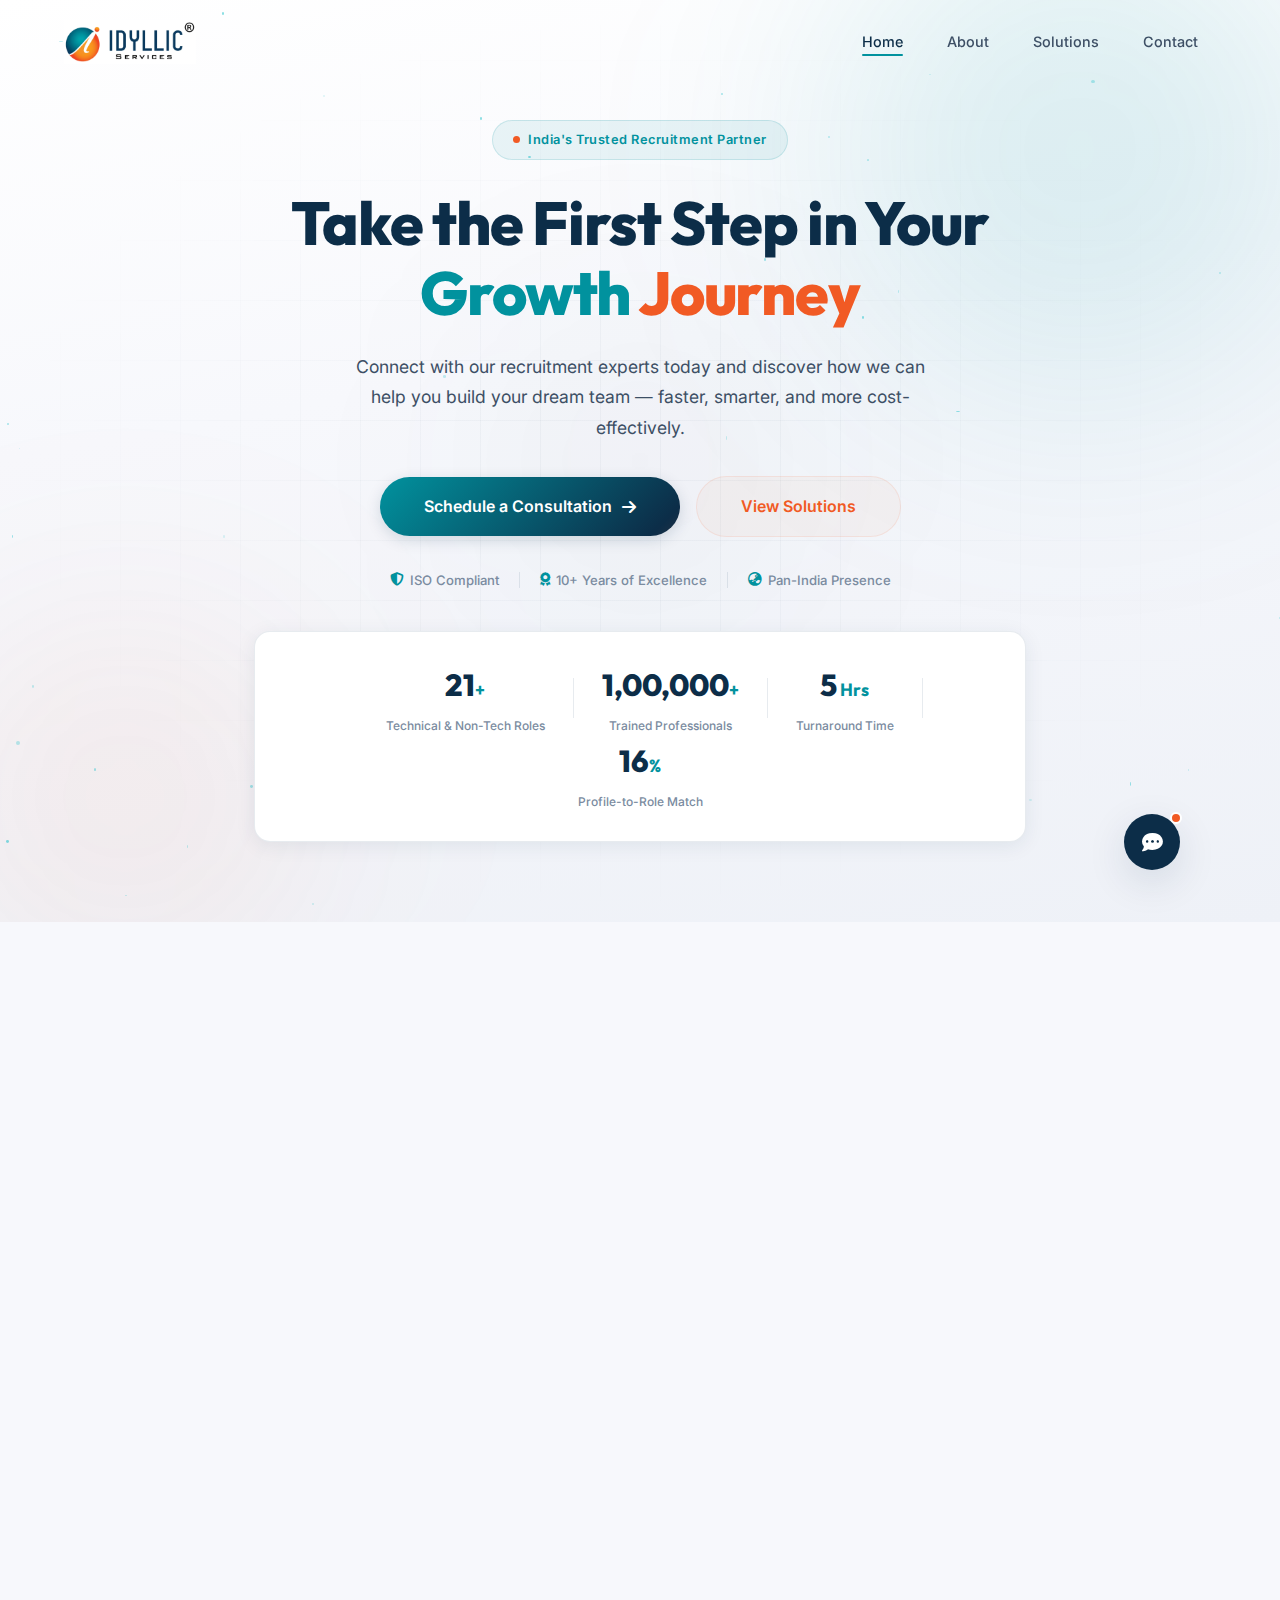
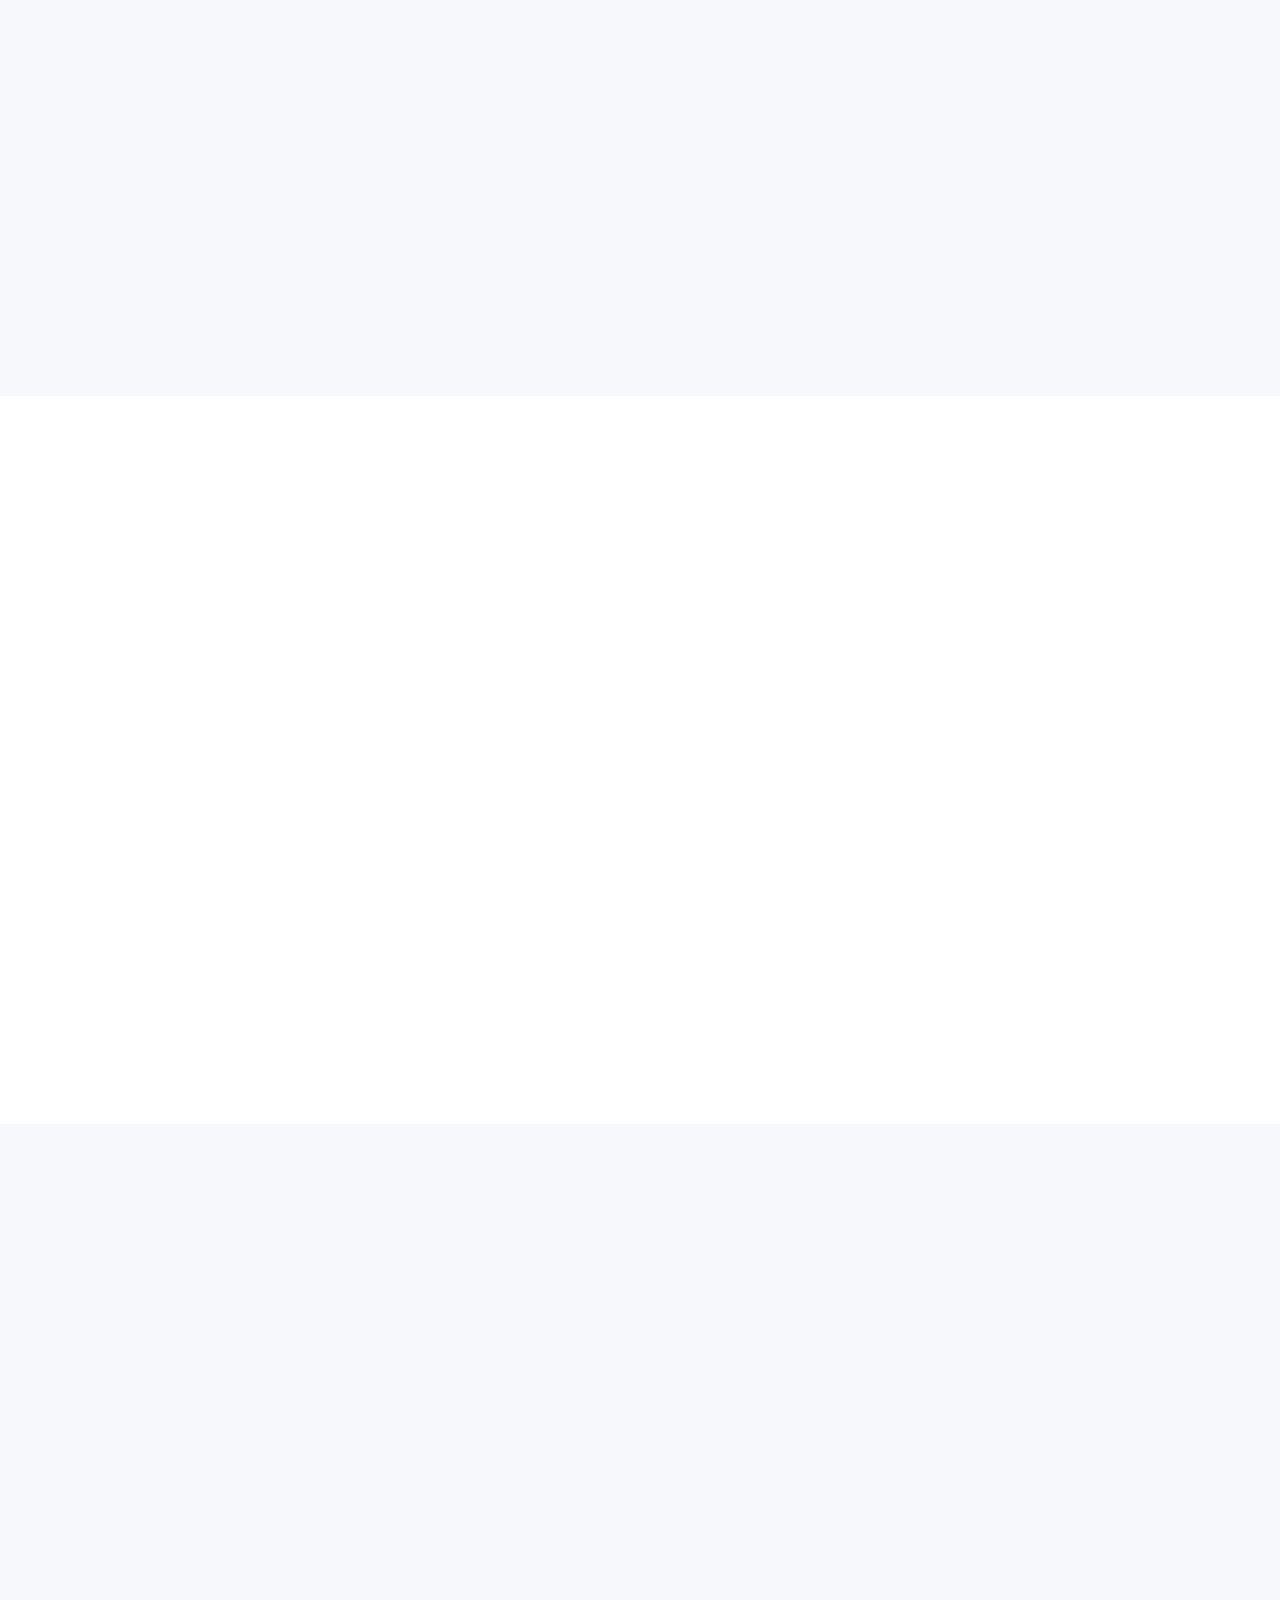
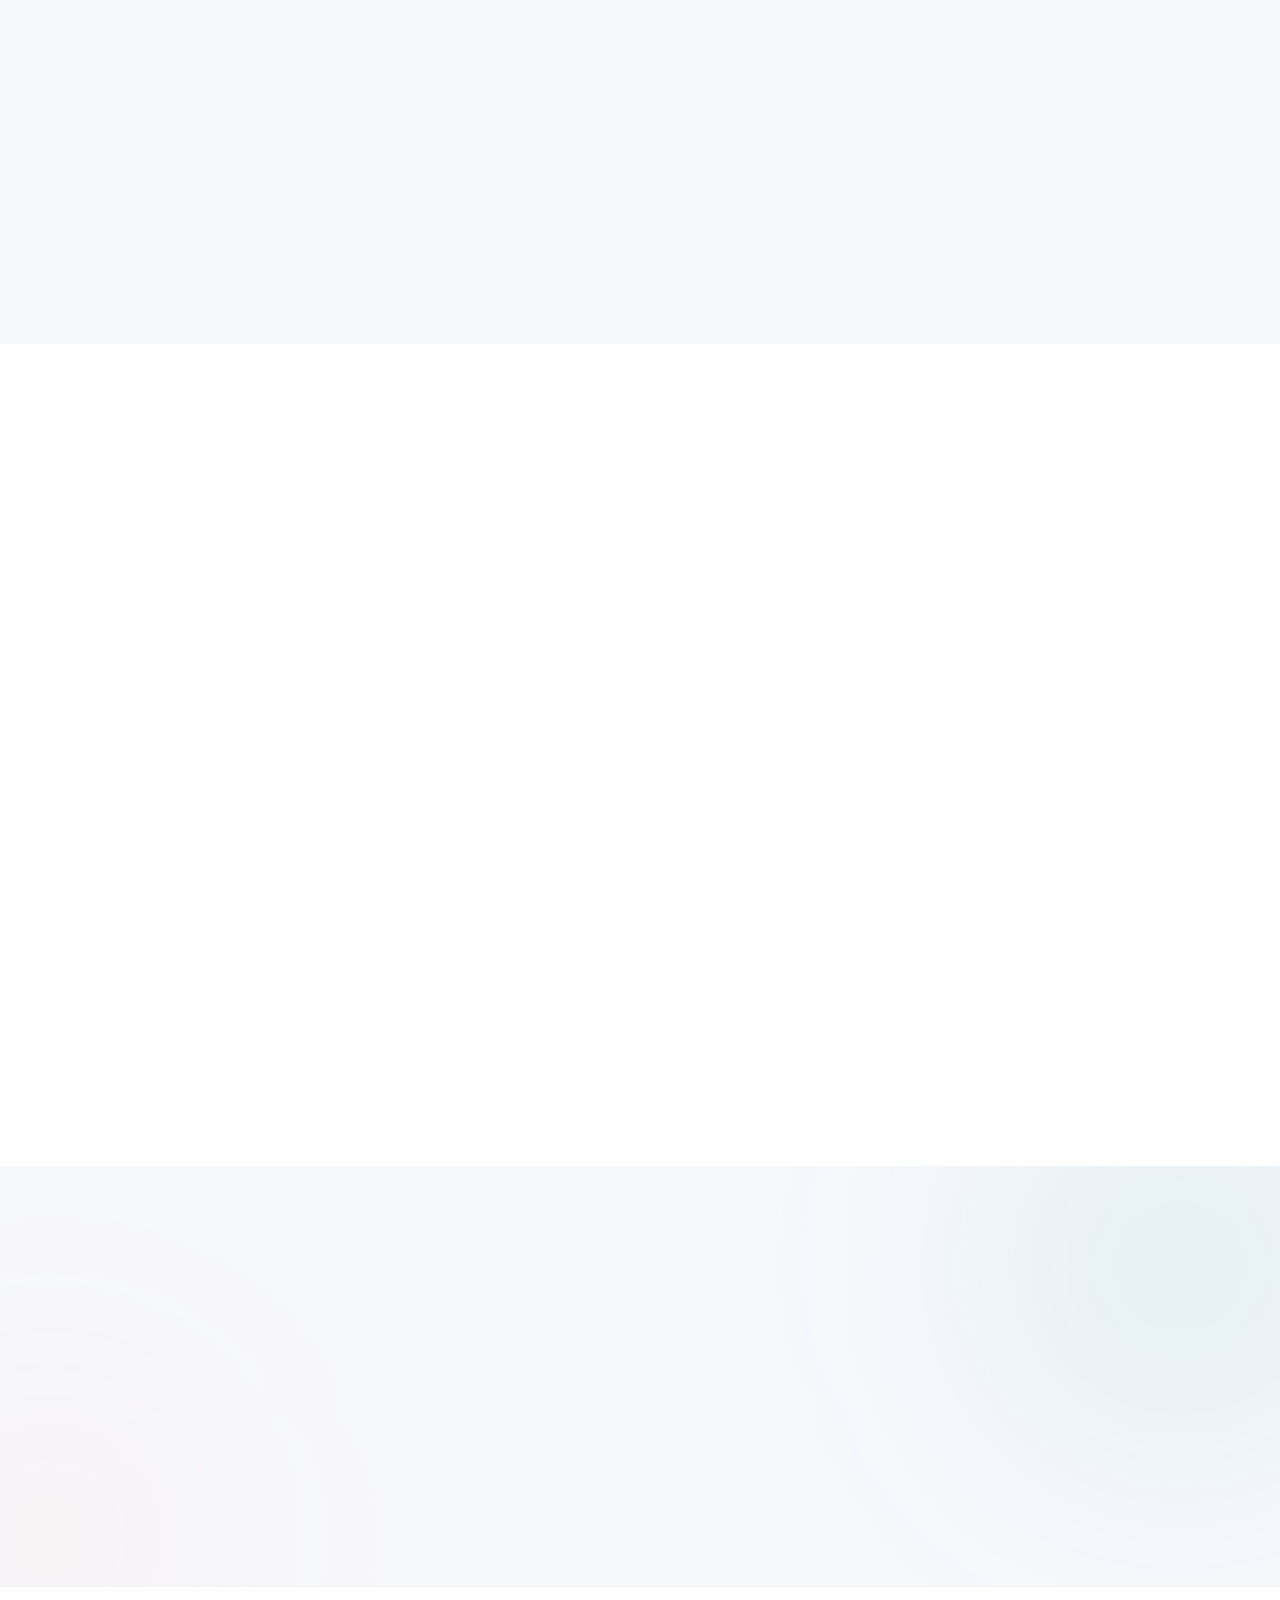
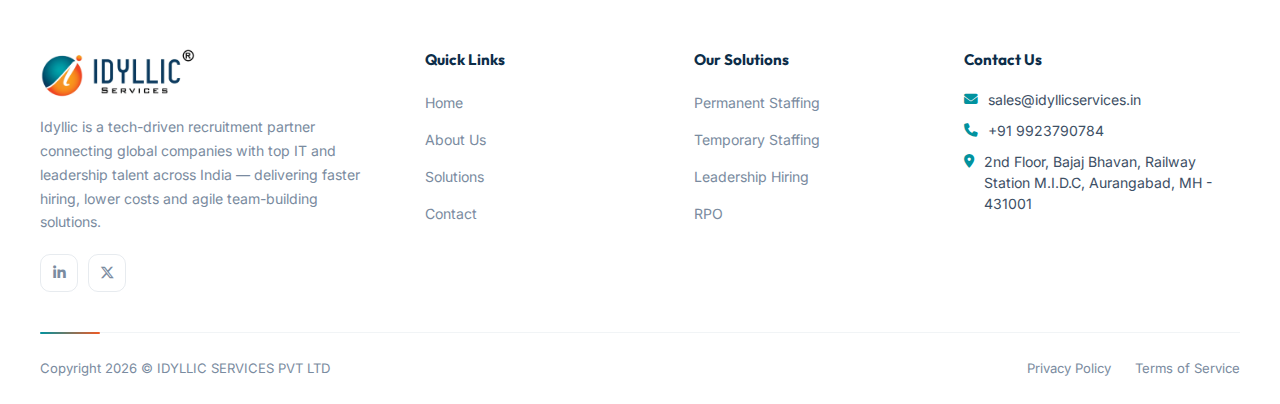
<file: index.html>
<!DOCTYPE html>
<html lang="en">

<head>
    <meta charset="UTF-8">
    <meta name="viewport" content="width=device-width, initial-scale=1.0">
    <title>Idyllic Services® — Premium Staffing & Recruitment Solutions</title>
    <meta name="description"
        content="Idyllic Services is India's trusted recruitment partner offering permanent staffing, temporary staffing, leadership hiring, and RPO solutions.">
    <link rel="icon" type="image/svg+xml" href="favicon.svg">
    <link rel="preconnect" href="https://fonts.googleapis.com">
    <link rel="preconnect" href="https://fonts.gstatic.com" crossorigin>
    <link
        href="https://fonts.googleapis.com/css2?family=Inter:wght@300;400;500;600;700;800;900&family=Outfit:wght@300;400;500;600;700;800;900&display=swap"
        rel="stylesheet">
    <link rel="stylesheet" href="https://cdnjs.cloudflare.com/ajax/libs/font-awesome/6.5.1/css/all.min.css">
    <link rel="stylesheet" href="main.css">
</head>

<body>
    <!-- Preloader -->
    <div id="preloader">
        <div class="loader-container">
            <div class="loader-ring"></div>
            <div class="loader-logo-wrapper">
                <img src="logo.webp" alt="Idyllic Services" class="loader-logo-img">
            </div>
        </div>
    </div>

    <!-- Cursor follower -->
    <div class="cursor-follower" id="cursorFollower"></div>

    <!-- Navigation -->
    <nav class="navbar" id="navbar">
        <div class="nav-container">
            <a href="index.html" class="nav-logo">
                <img src="logo.webp" alt="Idyllic Services®" class="nav-logo-img">
            </a>
            <ul class="nav-links" id="navLinks">
                <li><a href="index.html" class="nav-link active">Home</a></li>
                <li><a href="about.html" class="nav-link">About</a></li>
                <li><a href="solutions.html" class="nav-link">Solutions</a></li>
                <li><a href="contact.html" class="nav-link">Contact</a></li>
            </ul>
            <button class="nav-toggle" id="navToggle">
                <span></span>
                <span></span>
                <span></span>
            </button>
        </div>
    </nav>

    <!-- Mobile Menu -->
    <div class="mobile-menu" id="mobileMenu">
        <div class="mobile-menu-content">
            <ul class="mobile-links">
                <li><a href="index.html" class="mobile-link">Home</a></li>
                <li><a href="about.html" class="mobile-link">About</a></li>
                <li><a href="solutions.html" class="mobile-link">Solutions</a></li>
                <li><a href="contact.html" class="mobile-link">Contact</a></li>
            </ul>
            <div class="mobile-contact">
                <a href="mailto:sales@idyllicservices.in">sales@idyllicservices.in</a>
                <a href="tel:9923790784">+91 9923790784</a>
            </div>
        </div>
    </div>

    <!-- Hero Section -->
    <section class="hero" id="home">
        <div class="hero-bg">
            <div class="hero-gradient-orb orb-1"></div>
            <div class="hero-gradient-orb orb-2"></div>
            <div class="hero-gradient-orb orb-3"></div>
            <div class="hero-grid-bg"></div>
        </div>
        <div id="heroParticles" style="position:absolute;inset:0;pointer-events:none;"></div>
        <div class="hero-content">
            <div class="hero-badge" data-animate="fade-up">
                <span class="badge-dot"></span>
                India's Trusted Recruitment Partner
            </div>
            <h1 class="hero-title" data-animate="fade-up" data-delay="100">
                Take the First Step in Your<br>
                <span class="text-teal">Growth</span> <span class="text-orange">Journey</span>
            </h1>
            <p class="hero-subtitle" data-animate="fade-up" data-delay="200">
                Connect with our recruitment experts today and discover how we can help you build your dream team —
                faster, smarter, and more cost-effectively.
            </p>
            <div class="hero-buttons" data-animate="fade-up" data-delay="300">
                <a href="contact.html" class="btn btn-primary btn-lg">
                    <span>Schedule a Consultation</span>
                    <i class="fas fa-arrow-right"></i>
                </a>
                <a href="solutions.html" class="btn btn-secondary btn-lg">
                    <span>View Solutions</span>
                </a>
            </div>
            <div class="hero-trust-strip" data-animate="fade-up" data-delay="350">
                <div class="trust-item"><i class="fas fa-shield-halved"></i><span>ISO Compliant</span></div>
                <div class="trust-divider"></div>
                <div class="trust-item"><i class="fas fa-award"></i><span>10+ Years of Excellence</span></div>
                <div class="trust-divider"></div>
                <div class="trust-item"><i class="fas fa-earth-asia"></i><span>Pan-India Presence</span></div>
            </div>
            <div class="hero-stats" data-animate="fade-up" data-delay="400">
                <div class="hero-stat">
                    <span class="hero-stat-number" data-count="100">0</span><span class="hero-stat-plus">+</span>
                    <span class="hero-stat-label">Technical & Non-Tech Roles</span>
                </div>
                <div class="hero-stat-divider"></div>
                <div class="hero-stat">
                    <span class="hero-stat-number" data-count="500000">0</span><span class="hero-stat-plus">+</span>
                    <span class="hero-stat-label">Trained Professionals</span>
                </div>
                <div class="hero-stat-divider"></div>
                <div class="hero-stat">
                    <span class="hero-stat-number" data-count="24">0</span><span class="hero-stat-unit"> Hrs</span>
                    <span class="hero-stat-label">Turnaround Time</span>
                </div>
                <div class="hero-stat-divider"></div>
                <div class="hero-stat">
                    <span class="hero-stat-number" data-count="75">0</span><span class="hero-stat-unit">%</span>
                    <span class="hero-stat-label">Profile-to-Role Match</span>
                </div>
            </div>
        </div>
    </section>

    <!-- Solutions Section -->
    <section class="solutions" id="solutions">
        <div class="section-container">
            <div class="section-header" data-animate="fade-up">
                <span class="section-label center"><span class="label-line"></span> WHAT WE OFFER <span
                        class="label-line"></span></span>
                <h2 class="section-title">Explore Our <span class="text-accent">Solutions</span></h2>
                <p class="section-subtitle">From permanent and temporary staffing to leadership hiring and RPO — we
                    deliver end-to-end recruitment solutions tailored to your needs.</p>
            </div>
            <div class="solutions-grid">
                <div class="solution-card" data-animate="fade-up">
                    <span class="solution-number">01</span>
                    <div class="solution-icon"><i class="fas fa-user-tie"></i></div>
                    <h3 class="solution-title">Permanent Staffing</h3>
                    <p class="solution-desc">Build your dream team with fully screened and qualified candidates across
                        every industry. Our expert recruiters deliver an 80% match accuracy, substantially reducing your
                        time-to-hire.</p>
                    <a href="solutions.html" class="solution-link">Learn More <i class="fas fa-arrow-right"></i></a>
                </div>
                <div class="solution-card" data-animate="fade-up" data-delay="100">
                    <span class="solution-number">02</span>
                    <div class="solution-icon"><i class="fas fa-clock"></i></div>
                    <h3 class="solution-title">Temporary Staffing</h3>
                    <p class="solution-desc">Scale your teams up and down for project-based or short-term requirements.
                        Build limitless capabilities with on-demand talent — without the long-term commitments.</p>
                    <a href="solutions.html" class="solution-link">Learn More <i class="fas fa-arrow-right"></i></a>
                </div>
                <div class="solution-card" data-animate="fade-up" data-delay="200">
                    <span class="solution-number">03</span>
                    <div class="solution-icon"><i class="fas fa-crown"></i></div>
                    <h3 class="solution-title">Leadership & C-Suite Hiring</h3>
                    <p class="solution-desc">We identify visionary leaders aligned with your strategic goals. Access
                        CXO-level talent from the fastest-growing companies across all industries.</p>
                    <a href="solutions.html" class="solution-link">Learn More <i class="fas fa-arrow-right"></i></a>
                </div>
                <div class="solution-card" data-animate="fade-up" data-delay="300">
                    <span class="solution-number">04</span>
                    <div class="solution-icon"><i class="fas fa-gears"></i></div>
                    <h3 class="solution-title">Recruitment Process Outsourcing</h3>
                    <p class="solution-desc">From talent sourcing and screening to onboarding — we handle your entire
                        recruitment lifecycle. Reduced costs, improved quality, faster results.</p>
                    <a href="solutions.html" class="solution-link">Learn More <i class="fas fa-arrow-right"></i></a>
                </div>
            </div>
        </div>
    </section>

    <!-- Promise Section -->
    <section class="promise" id="promise">
        <div class="section-container">
            <div class="section-header" data-animate="fade-up">
                <span class="section-label center"><span class="label-line"></span> OUR PROMISE <span
                        class="label-line"></span></span>
                <h2 class="section-title">Curated Staffing for a <span class="text-accent">Global Workforce</span></h2>
                <p class="section-subtitle">We integrate AI-powered tools with over a decade of recruitment experience
                    to connect the right talent with opportunities — faster than anyone else.</p>
            </div>
            <div class="promise-grid">
                <div class="promise-card" data-animate="fade-up">
                    <span class="promise-card-number">01</span>
                    <div class="promise-card-icon"><i class="fas fa-users"></i></div>
                    <h3>Superlative Talent</h3>
                    <p>Hire for 100+ roles across a diverse range of skills with our thriving talent community of
                        500,000+ technology professionals.</p>
                </div>
                <div class="promise-card" data-animate="fade-up" data-delay="100">
                    <span class="promise-card-number">02</span>
                    <div class="promise-card-icon"><i class="fas fa-brain"></i></div>
                    <h3>AI-Powered Accuracy</h3>
                    <p>Find the right fit for every role with our AI-powered, multi-level talent screening that
                        guarantees an 80% match.</p>
                </div>
                <div class="promise-card" data-animate="fade-up" data-delay="200">
                    <span class="promise-card-number">03</span>
                    <div class="promise-card-icon"><i class="fas fa-bolt"></i></div>
                    <h3>Shorter Time-to-Hire</h3>
                    <p>Our team starts sourcing within 24 hours of receiving your requirement, enabling us to
                        substantially reduce your hiring timelines.</p>
                </div>
                <div class="promise-card" data-animate="fade-up" data-delay="300">
                    <span class="promise-card-number">04</span>
                    <div class="promise-card-icon"><i class="fas fa-shield-halved"></i></div>
                    <h3>100% Compliance</h3>
                    <p>From taxation and payroll to statutory benefits — we ensure complete compliance with all local
                        employment laws.</p>
                </div>
            </div>
        </div>
    </section>

    <!-- About / Why Choose Us -->
    <section class="about" id="about">
        <div class="section-container">
            <div class="about-grid">
                <div class="about-left" data-animate="fade-right">
                    <span class="section-label"><span class="label-line"></span> WHY CHOOSE US</span>
                    <h2 class="about-title">100% Results.<br><span class="text-accent">Zero Fluff.</span></h2>
                    <p class="about-description">Traditional recruitment fails to keep pace with modern business
                        demands. With the average time-to-hire for a developer ranging 35–80 days, hiring skilled talent
                        becomes a critical bottleneck in your growth strategy.</p>
                    <p class="about-description"><strong>That's where we come in.</strong> Sourcing candidates for 100+
                        roles across our 500,000-strong talent community, we deliver the right fit — every time.</p>
                    <div class="about-features">
                        <div class="about-feature">
                            <div class="feature-icon"><i class="fas fa-check"></i></div>
                            <div>
                                <h4>Fast-Paced Startups</h4>
                                <p>Scale your team rapidly with vetted talent ready from day one.</p>
                            </div>
                        </div>
                        <div class="about-feature">
                            <div class="feature-icon"><i class="fas fa-check"></i></div>
                            <div>
                                <h4>Fortune 500 Companies</h4>
                                <p>Enterprise-grade recruitment for complex organisational needs.</p>
                            </div>
                        </div>
                        <div class="about-feature">
                            <div class="feature-icon"><i class="fas fa-check"></i></div>
                            <div>
                                <h4>Mid-Level Tech Firms</h4>
                                <p>Specialised talent to drive your technology initiatives forward.</p>
                            </div>
                        </div>
                    </div>
                    <a href="contact.html" class="btn btn-primary about-cta"><span>Schedule a
                            Consultation</span><i class="fas fa-arrow-right"></i></a>
                </div>
                <div class="about-right" data-animate="fade-left">
                    <div class="about-visual">
                        <div class="about-visual-bg"></div>
                        <div class="about-card about-card-1">
                            <div class="card-icon"><i class="fas fa-rocket"></i></div>
                            <div class="card-number">80%</div>
                            <div class="card-label">Match Accuracy</div>
                        </div>
                        <div class="about-card about-card-2">
                            <div class="card-icon"><i class="fas fa-bolt"></i></div>
                            <div class="card-number">24h</div>
                            <div class="card-label">Turnaround Time</div>
                        </div>
                        <div class="about-card about-card-3">
                            <div class="card-icon"><i class="fas fa-globe"></i></div>
                            <div class="card-number">500K+</div>
                            <div class="card-label">Talent Community</div>
                        </div>
                    </div>
                </div>
            </div>
        </div>
    </section>

    <!-- Testimonials -->
    <section class="testimonials" id="testimonials">
        <div class="section-container">
            <div class="section-header" data-animate="fade-up">
                <span class="section-label center"><span class="label-line"></span> TESTIMONIALS <span
                        class="label-line"></span></span>
                <h2 class="section-title">Trusted by <span class="text-accent">Industry Leaders</span></h2>
                <p class="section-subtitle">Leaders across every industry trust us to build their dream teams.</p>
            </div>
            <div class="testimonials-slider" id="testimonialsSlider" data-animate="fade-up" data-delay="200">
                <div class="testimonial-track" id="testimonialTrack">
                    <div class="testimonial-card">
                        <div class="testimonial-quote"><i class="fas fa-quote-left"></i></div>
                        <p class="testimonial-text">Idyllic Services has been a key partner in addressing our diverse
                            recruitment needs. As a manufacturing company, we faced challenges in sourcing IT resources,
                            but Idyllic had the knack for finding the right candidates for even the most niche
                            positions. Their responsiveness and professionalism make the recruitment process smooth and
                            efficient.</p>
                        <div class="testimonial-author">
                            <div class="author-avatar"><i class="fas fa-building"></i></div>
                            <div>
                                <div class="author-name">Manufacturing Industry Client</div>
                                <div class="author-role">IT Recruitment Partner</div>
                            </div>
                        </div>
                        <div class="testimonial-stars">
                            <i class="fas fa-star"></i><i class="fas fa-star"></i><i class="fas fa-star"></i><i
                                class="fas fa-star"></i><i class="fas fa-star"></i>
                        </div>
                    </div>
                    <div class="testimonial-card">
                        <div class="testimonial-quote"><i class="fas fa-quote-left"></i></div>
                        <p class="testimonial-text">We have had an excellent experience working with Idyllic Services.
                            As a robotics company, finding specialised talent within the local region was a significant
                            challenge, but their team went above and beyond to source top-tier candidates that met our
                            exact needs. Their attention to detail and commitment to quality distinguish them from other
                            agencies.</p>
                        <div class="testimonial-author">
                            <div class="author-avatar"><i class="fas fa-robot"></i></div>
                            <div>
                                <div class="author-name">Robotics Company</div>
                                <div class="author-role">Specialised Talent Sourcing</div>
                            </div>
                        </div>
                        <div class="testimonial-stars">
                            <i class="fas fa-star"></i><i class="fas fa-star"></i><i class="fas fa-star"></i><i
                                class="fas fa-star"></i><i class="fas fa-star"></i>
                        </div>
                    </div>
                    <div class="testimonial-card">
                        <div class="testimonial-quote"><i class="fas fa-quote-left"></i></div>
                        <p class="testimonial-text">Idyllic Services has been invaluable in helping us find the right
                            talent in a competitive market. Their team takes the time to understand our company's vision
                            and values, which reflects in the high-quality candidates they provide. Their ability to
                            understand niche requirements distinguishes them from others.</p>
                        <div class="testimonial-author">
                            <div class="author-avatar"><i class="fas fa-laptop-code"></i></div>
                            <div>
                                <div class="author-name">Tech Industry Leader</div>
                                <div class="author-role">Strategic Talent Partner</div>
                            </div>
                        </div>
                        <div class="testimonial-stars">
                            <i class="fas fa-star"></i><i class="fas fa-star"></i><i class="fas fa-star"></i><i
                                class="fas fa-star"></i><i class="fas fa-star"></i>
                        </div>
                    </div>
                </div>
                <div class="slider-controls">
                    <button class="slider-btn" id="sliderPrev"><i class="fas fa-chevron-left"></i></button>
                    <div class="slider-dots">
                        <span class="dot active" data-slide="0"></span>
                        <span class="dot" data-slide="1"></span>
                        <span class="dot" data-slide="2"></span>
                    </div>
                    <button class="slider-btn" id="sliderNext"><i class="fas fa-chevron-right"></i></button>
                </div>
            </div>
        </div>
    </section>

    <!-- CTA Section -->
    <section class="cta-section">
        <div class="cta-bg">
            <div class="cta-orb cta-orb-1"></div>
            <div class="cta-orb cta-orb-2"></div>
        </div>
        <div class="section-container">
            <div class="cta-content" data-animate="fade-up">
                <h2 class="cta-title">Ready to Build Your <span class="text-accent">Dream Team?</span></h2>
                <p class="cta-subtitle">Connect with our recruitment experts today and discover how we can help you
                    hire faster, smarter, and more cost-effectively.</p>
                <div class="cta-buttons">
                    <a href="contact.html" class="btn btn-primary btn-lg">
                        <span>Schedule a Consultation</span>
                        <i class="fas fa-arrow-right"></i>
                    </a>
                    <a href="solutions.html" class="btn btn-secondary btn-lg">View Solutions</a>
                </div>
            </div>
        </div>
    </section>

    <!-- Chatbot -->
    <div class="chatbot-container" id="chatbotContainer">
        <button class="chatbot-toggle" id="chatbotToggle" aria-label="Toggle chat">
            <i class="fas fa-comment-dots"></i>
            <span class="notification-dot"></span>
        </button>
        <div class="chat-window" id="chatWindow">
            <div class="chat-header">
                <div class="chat-header-info">
                    <div class="chat-avatar"><i class="fas fa-robot"></i></div>
                    <div>
                        <h4>Idyllic Assistant</h4>
                        <p>Online</p>
                    </div>
                </div>
                <button class="chat-close" id="chatClose"><i class="fas fa-times"></i></button>
            </div>
            <div class="chat-messages" id="chatMessages"></div>
            <div class="chat-quick-questions" id="chatQuickQuestions"></div>
            <form class="chat-input-area" id="chatForm">
                <input type="text" id="chatInput" placeholder="Ask a question..." autocomplete="off">
                <button type="submit" id="chatSend"><i class="fas fa-paper-plane"></i></button>
            </form>
        </div>
    </div>

    <!-- Back to Top -->
    <button class="back-to-top" id="backToTop"><i class="fas fa-arrow-up"></i></button>

    <!-- Footer -->
    <footer class="footer">
        <div class="footer-top section-container">
            <div class="footer-grid">
                <div class="footer-about">
                    <div class="footer-logo">
                        <a href="index.html">
                            <img src="logo.webp" alt="Idyllic Services®" class="footer-logo-img">
                        </a>
                    </div>
                    <p class="footer-desc">Idyllic is a tech-driven recruitment partner connecting global companies
                        with top IT and leadership talent across India — delivering faster hiring, lower costs and agile
                        team-building solutions.</p>
                    <div class="footer-socials">
                        <a href="https://www.linkedin.com/company/idyllic-technology-solutions" target="_blank"
                            aria-label="LinkedIn"><i class="fab fa-linkedin-in"></i></a>
                        <a href="https://twitter.com/IdyllicServices" target="_blank" aria-label="X / Twitter"><i
                                class="fab fa-x-twitter"></i></a>
                    </div>
                </div>
                <div class="footer-links-group">
                    <h4>Quick Links</h4>
                    <ul>
                        <li><a href="index.html">Home</a></li>
                        <li><a href="about.html">About Us</a></li>
                        <li><a href="solutions.html">Solutions</a></li>
                        <li><a href="contact.html">Contact</a></li>
                    </ul>
                </div>
                <div class="footer-links-group">
                    <h4>Our Solutions</h4>
                    <ul>
                        <li><a href="solutions.html">Permanent Staffing</a></li>
                        <li><a href="solutions.html">Temporary Staffing</a></li>
                        <li><a href="solutions.html">Leadership Hiring</a></li>
                        <li><a href="solutions.html">RPO</a></li>
                    </ul>
                </div>
                <div class="footer-links-group">
                    <h4>Contact Us</h4>
                    <ul class="footer-contact">
                        <li><i class="fas fa-envelope"></i><a
                                href="mailto:sales@idyllicservices.in">sales@idyllicservices.in</a></li>
                        <li><i class="fas fa-phone"></i><a href="tel:9923790784">+91 9923790784</a></li>
                        <li><i class="fas fa-location-dot"></i><span>2nd Floor, Bajaj Bhavan, Railway Station M.I.D.C,
                                Aurangabad, MH - 431001</span></li>
                    </ul>
                </div>
            </div>
        </div>
        <div class="footer-bottom section-container">
            <div class="footer-bottom-content">
                <p>Copyright 2026 © IDYLLIC SERVICES PVT LTD</p>
                <div class="footer-bottom-links">
                    <a href="#">Privacy Policy</a>
                    <a href="#">Terms of Service</a>
                </div>
            </div>
        </div>
    </footer>

    <script src="app.js"></script>
</body>

</html>
</file>
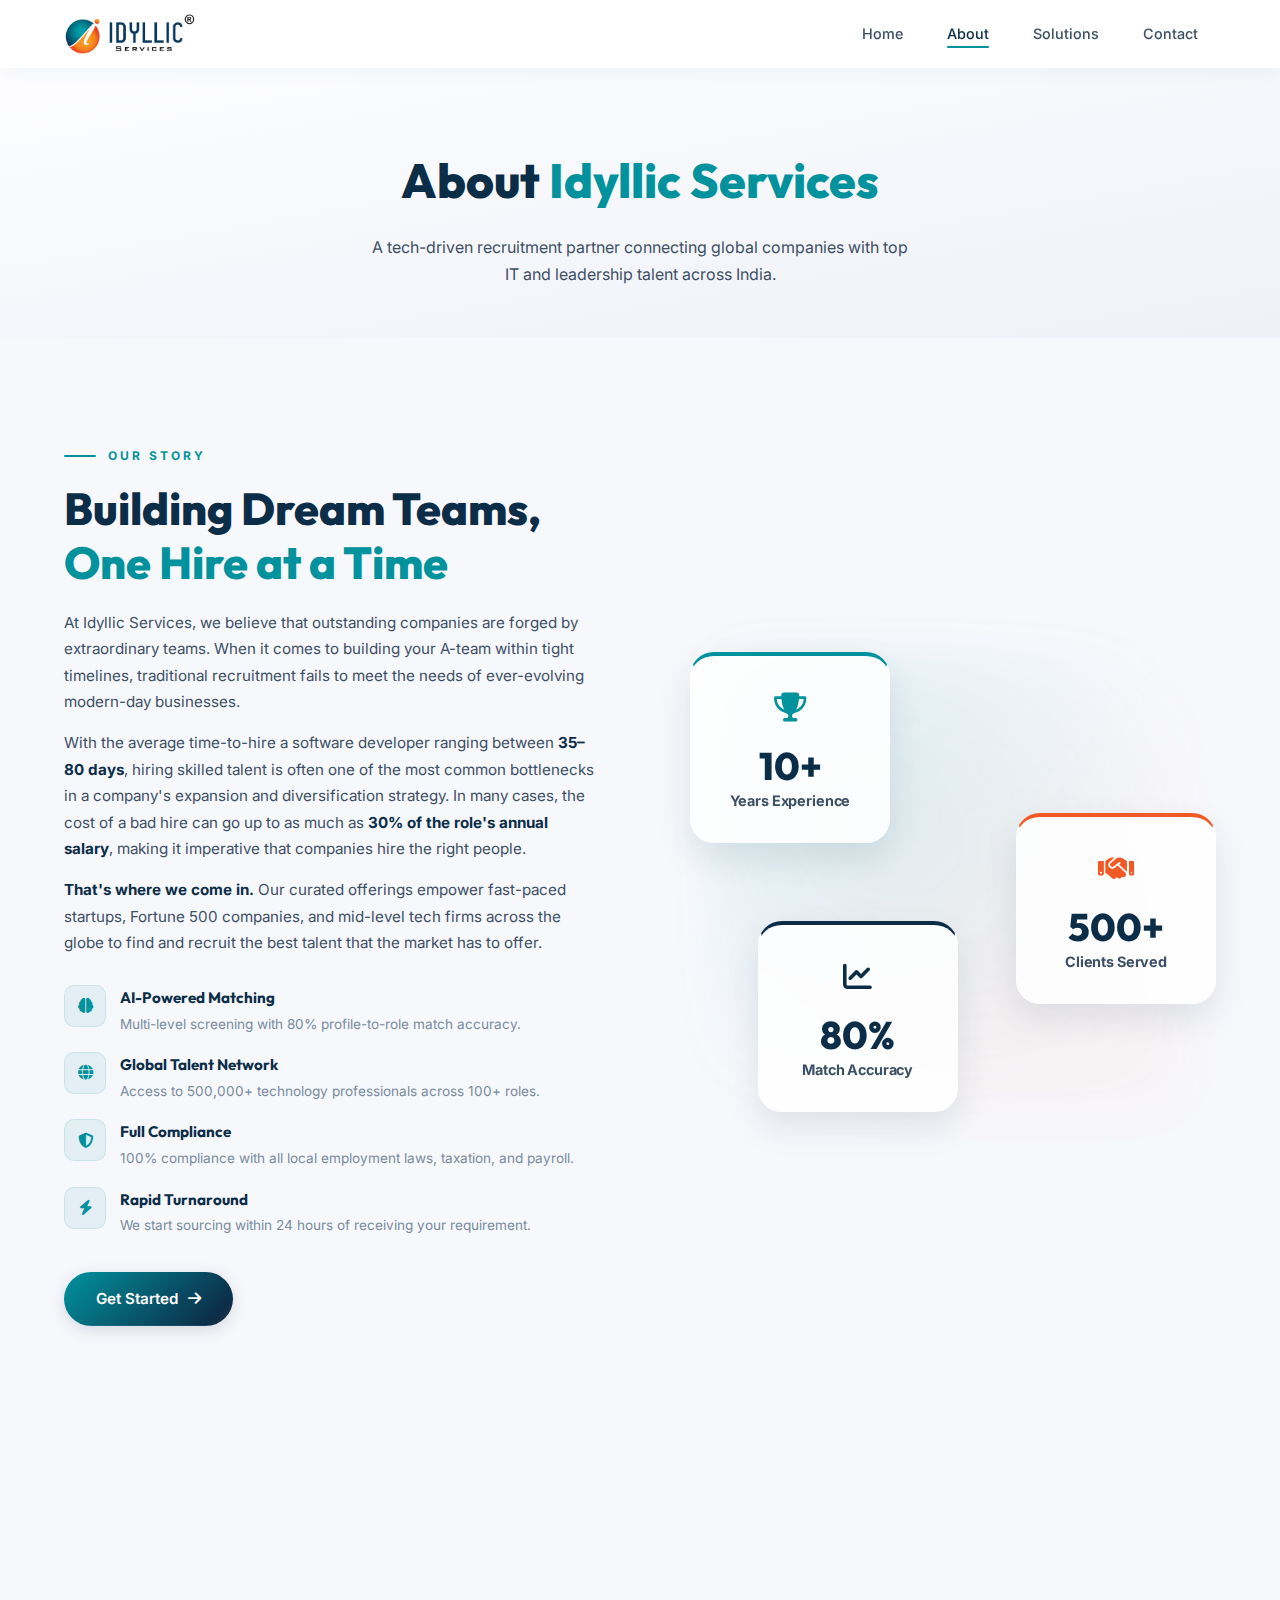
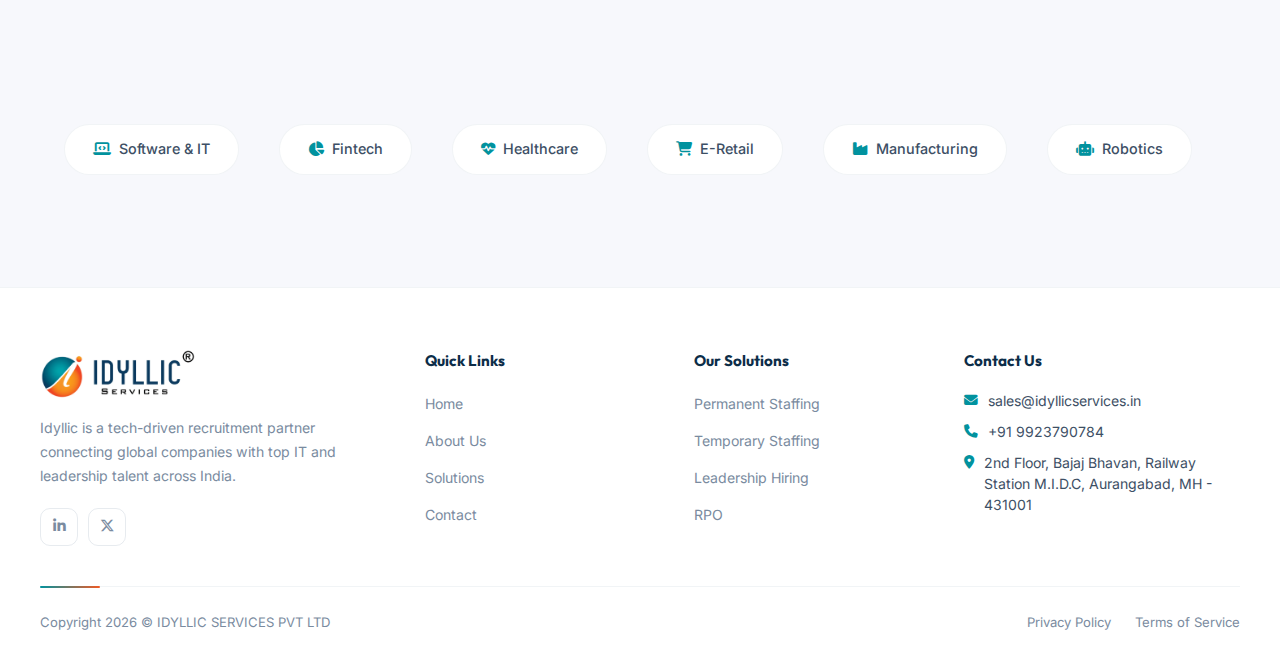
<file: about.html>
<!DOCTYPE html>
<html lang="en">

<head>
    <meta charset="UTF-8">
    <meta name="viewport" content="width=device-width, initial-scale=1.0">
    <title>About Us – Idyllic Services® | Recruitment & Staffing Experts</title>
    <meta name="description"
        content="Learn about Idyllic Services – a tech-driven recruitment partner connecting global companies with top IT and leadership talent across India.">
    <link rel="icon" type="image/svg+xml" href="favicon.svg">
    <link rel="preconnect" href="https://fonts.googleapis.com">
    <link rel="preconnect" href="https://fonts.gstatic.com" crossorigin>
    <link
        href="https://fonts.googleapis.com/css2?family=Inter:wght@300;400;500;600;700;800;900&family=Outfit:wght@300;400;500;600;700;800;900&display=swap"
        rel="stylesheet">
    <link rel="stylesheet" href="https://cdnjs.cloudflare.com/ajax/libs/font-awesome/6.5.1/css/all.min.css">
    <link rel="stylesheet" href="main.css">
</head>

<body>
    <!-- Navigation -->
    <nav class="navbar scrolled" id="navbar">
        <div class="nav-container">
            <a href="index.html" class="nav-logo">
                <img src="logo.webp" alt="Idyllic Services®" class="nav-logo-img">
            </a>
            <ul class="nav-links">
                <li><a href="index.html" class="nav-link">Home</a></li>
                <li><a href="about.html" class="nav-link active">About</a></li>
                <li><a href="solutions.html" class="nav-link">Solutions</a></li>
                <li><a href="contact.html" class="nav-link">Contact</a></li>
            </ul>
            <button class="nav-toggle" id="navToggle">
                <span></span><span></span><span></span>
            </button>
        </div>
    </nav>

    <!-- Mobile Menu -->
    <div class="mobile-menu" id="mobileMenu">
        <div class="mobile-menu-content">
            <ul class="mobile-links">
                <li><a href="index.html" class="mobile-link">Home</a></li>
                <li><a href="about.html" class="mobile-link">About</a></li>
                <li><a href="solutions.html" class="mobile-link">Solutions</a></li>
                <li><a href="contact.html" class="mobile-link">Contact</a></li>
            </ul>
        </div>
    </div>

    <section class="subpage-header">
        <div class="section-container">
            <h1>About <span class="text-accent">Idyllic Services</span></h1>
            <p>A tech-driven recruitment partner connecting global companies with top IT and leadership talent across
                India.</p>
        </div>
    </section>

    <!-- About Content -->
    <section class="about" id="about-section">
        <div class="section-container">
            <div class="about-grid">
                <div class="about-left" data-animate="fade-right">
                    <span class="section-label"><span class="label-line"></span> OUR STORY</span>
                    <h2 class="about-title">Building Dream Teams,<br><span class="text-accent">One Hire at a Time</span>
                    </h2>
                    <p class="about-description">At Idyllic Services, we believe that outstanding companies are forged
                        by extraordinary teams. When it comes to building your A-team within tight timelines,
                        traditional recruitment fails to meet the needs of ever-evolving modern-day businesses.</p>
                    <p class="about-description">With the average time-to-hire a software developer ranging between
                        <strong>35–80 days</strong>, hiring skilled talent is often one of the most common bottlenecks
                        in a company's expansion and diversification strategy. In many cases, the cost of a bad hire can
                        go up to as much as <strong>30% of the role's annual salary</strong>, making it imperative that
                        companies hire the right people.
                    </p>
                    <p class="about-description"><strong>That's where we come in.</strong> Our curated offerings empower
                        fast-paced startups, Fortune 500 companies, and mid-level tech firms across the globe to find
                        and recruit the best talent that the market has to offer.</p>
                    <div class="about-features">
                        <div class="about-feature">
                            <div class="feature-icon"><i class="fas fa-brain"></i></div>
                            <div>
                                <h4>AI-Powered Matching</h4>
                                <p>Multi-level screening with 80% profile-to-role match accuracy.</p>
                            </div>
                        </div>
                        <div class="about-feature">
                            <div class="feature-icon"><i class="fas fa-globe"></i></div>
                            <div>
                                <h4>Global Talent Network</h4>
                                <p>Access to 500,000+ technology professionals across 100+ roles.</p>
                            </div>
                        </div>
                        <div class="about-feature">
                            <div class="feature-icon"><i class="fas fa-shield-halved"></i></div>
                            <div>
                                <h4>Full Compliance</h4>
                                <p>100% compliance with all local employment laws, taxation, and payroll.</p>
                            </div>
                        </div>
                        <div class="about-feature">
                            <div class="feature-icon"><i class="fas fa-bolt"></i></div>
                            <div>
                                <h4>Rapid Turnaround</h4>
                                <p>We start sourcing within 24 hours of receiving your requirement.</p>
                            </div>
                        </div>
                    </div>
                    <a href="contact.html" class="btn btn-primary about-cta"><span>Get Started</span><i
                            class="fas fa-arrow-right"></i></a>
                </div>
                <div class="about-right" data-animate="fade-left">
                    <div class="about-visual">
                        <div class="about-visual-bg"></div>
                        <div class="about-card about-card-1">
                            <div class="card-icon"><i class="fas fa-trophy"></i></div>
                            <div class="card-number">10+</div>
                            <div class="card-label">Years Experience</div>
                        </div>
                        <div class="about-card about-card-2">
                            <div class="card-icon"><i class="fas fa-handshake"></i></div>
                            <div class="card-number">500+</div>
                            <div class="card-label">Clients Served</div>
                        </div>
                        <div class="about-card about-card-3">
                            <div class="card-icon"><i class="fas fa-chart-line"></i></div>
                            <div class="card-number">80%</div>
                            <div class="card-label">Match Accuracy</div>
                        </div>
                    </div>
                </div>
            </div>
        </div>
    </section>

    <!-- Industries Section -->
    <section class="industries">
        <div class="section-container">
            <div class="section-header" data-animate="fade-up">
                <h2 class="section-title">Industries We <span class="text-accent">Serve</span></h2>
                <p class="section-subtitle">From software and E-retail, to fintech, healthcare, and many more — leaders
                    across every industry trust us.</p>
            </div>
            <div class="industries-marquee">
                <div class="marquee-track">
                    <div class="marquee-item"><i class="fas fa-laptop-code"></i> Software & IT</div>
                    <div class="marquee-item"><i class="fas fa-chart-pie"></i> Fintech</div>
                    <div class="marquee-item"><i class="fas fa-heartbeat"></i> Healthcare</div>
                    <div class="marquee-item"><i class="fas fa-shopping-cart"></i> E-Retail</div>
                    <div class="marquee-item"><i class="fas fa-industry"></i> Manufacturing</div>
                    <div class="marquee-item"><i class="fas fa-robot"></i> Robotics</div>
                    <div class="marquee-item"><i class="fas fa-cloud"></i> Cloud & DevOps</div>
                    <div class="marquee-item"><i class="fas fa-brain"></i> AI & Machine Learning</div>
                    <div class="marquee-item"><i class="fas fa-shield-halved"></i> Cybersecurity</div>
                    <div class="marquee-item"><i class="fas fa-database"></i> Data Engineering</div>
                    <!-- Duplicate for seamless loop -->
                    <div class="marquee-item"><i class="fas fa-laptop-code"></i> Software & IT</div>
                    <div class="marquee-item"><i class="fas fa-chart-pie"></i> Fintech</div>
                    <div class="marquee-item"><i class="fas fa-heartbeat"></i> Healthcare</div>
                    <div class="marquee-item"><i class="fas fa-shopping-cart"></i> E-Retail</div>
                    <div class="marquee-item"><i class="fas fa-industry"></i> Manufacturing</div>
                    <div class="marquee-item"><i class="fas fa-robot"></i> Robotics</div>
                    <div class="marquee-item"><i class="fas fa-cloud"></i> Cloud & DevOps</div>
                    <div class="marquee-item"><i class="fas fa-brain"></i> AI & Machine Learning</div>
                    <div class="marquee-item"><i class="fas fa-shield-halved"></i> Cybersecurity</div>
                    <div class="marquee-item"><i class="fas fa-database"></i> Data Engineering</div>
                </div>
            </div>
        </div>
    </section>

    <!-- Footer -->
    <footer class="footer">
        <div class="footer-top section-container">
            <div class="footer-grid">
                <div class="footer-about">
                    <div class="footer-logo">
                        <a href="index.html">
                            <img src="logo.webp" alt="Idyllic Services®" class="footer-logo-img">
                        </a>
                    </div>
                    <p class="footer-desc">Idyllic is a tech-driven recruitment partner connecting global companies with
                        top IT and leadership talent across India.</p>
                    <div class="footer-socials">
                        <a href="https://www.linkedin.com/company/idyllic-technology-solutions" target="_blank"><i
                                class="fab fa-linkedin-in"></i></a>
                        <a href="https://twitter.com/IdyllicServices" target="_blank"><i
                                class="fab fa-x-twitter"></i></a>
                    </div>
                </div>
                <div class="footer-links-group">
                    <h4>Quick Links</h4>
                    <ul>
                        <li><a href="index.html">Home</a></li>
                        <li><a href="about.html">About Us</a></li>
                        <li><a href="solutions.html">Solutions</a></li>
                        <li><a href="contact.html">Contact</a></li>
                    </ul>
                </div>
                <div class="footer-links-group">
                    <h4>Our Solutions</h4>
                    <ul>
                        <li><a href="solutions.html">Permanent Staffing</a></li>
                        <li><a href="solutions.html">Temporary Staffing</a></li>
                        <li><a href="solutions.html">Leadership Hiring</a></li>
                        <li><a href="solutions.html">RPO</a></li>
                    </ul>
                </div>
                <div class="footer-links-group">
                    <h4>Contact Us</h4>
                    <ul class="footer-contact">
                        <li><i class="fas fa-envelope"></i><a
                                href="mailto:sales@idyllicservices.in">sales@idyllicservices.in</a></li>
                        <li><i class="fas fa-phone"></i><a href="tel:9923790784">+91 9923790784</a></li>
                        <li><i class="fas fa-location-dot"></i><span>2nd Floor, Bajaj Bhavan, Railway Station M.I.D.C,
                                Aurangabad, MH - 431001</span></li>
                    </ul>
                </div>
            </div>
        </div>
        <div class="footer-bottom section-container">
            <div class="footer-bottom-content">
                <p>Copyright 2026 © IDYLLIC SERVICES PVT LTD</p>
                <div class="footer-bottom-links">
                    <a href="#">Privacy Policy</a>
                    <a href="#">Terms of Service</a>
                </div>
            </div>
        </div>
    </footer>

    <script src="app.js"></script>
</body>

</html>
</file>
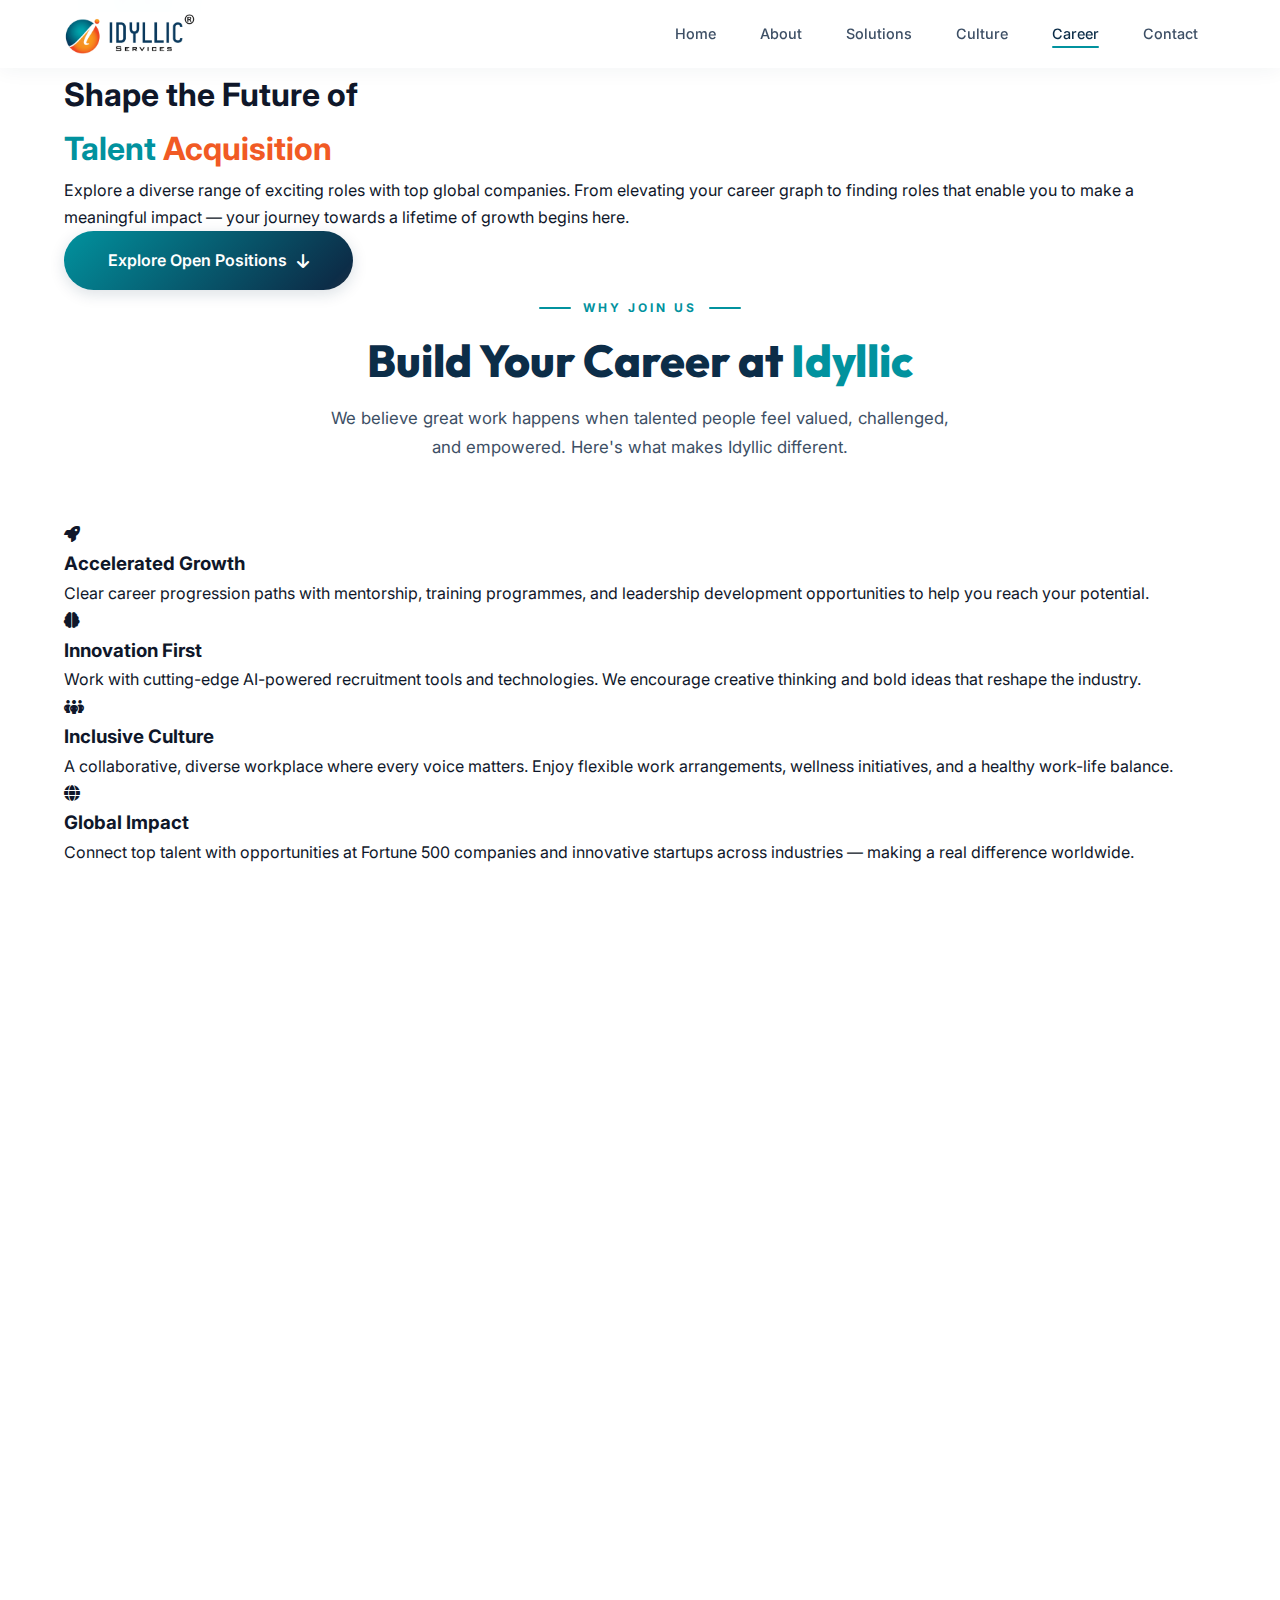
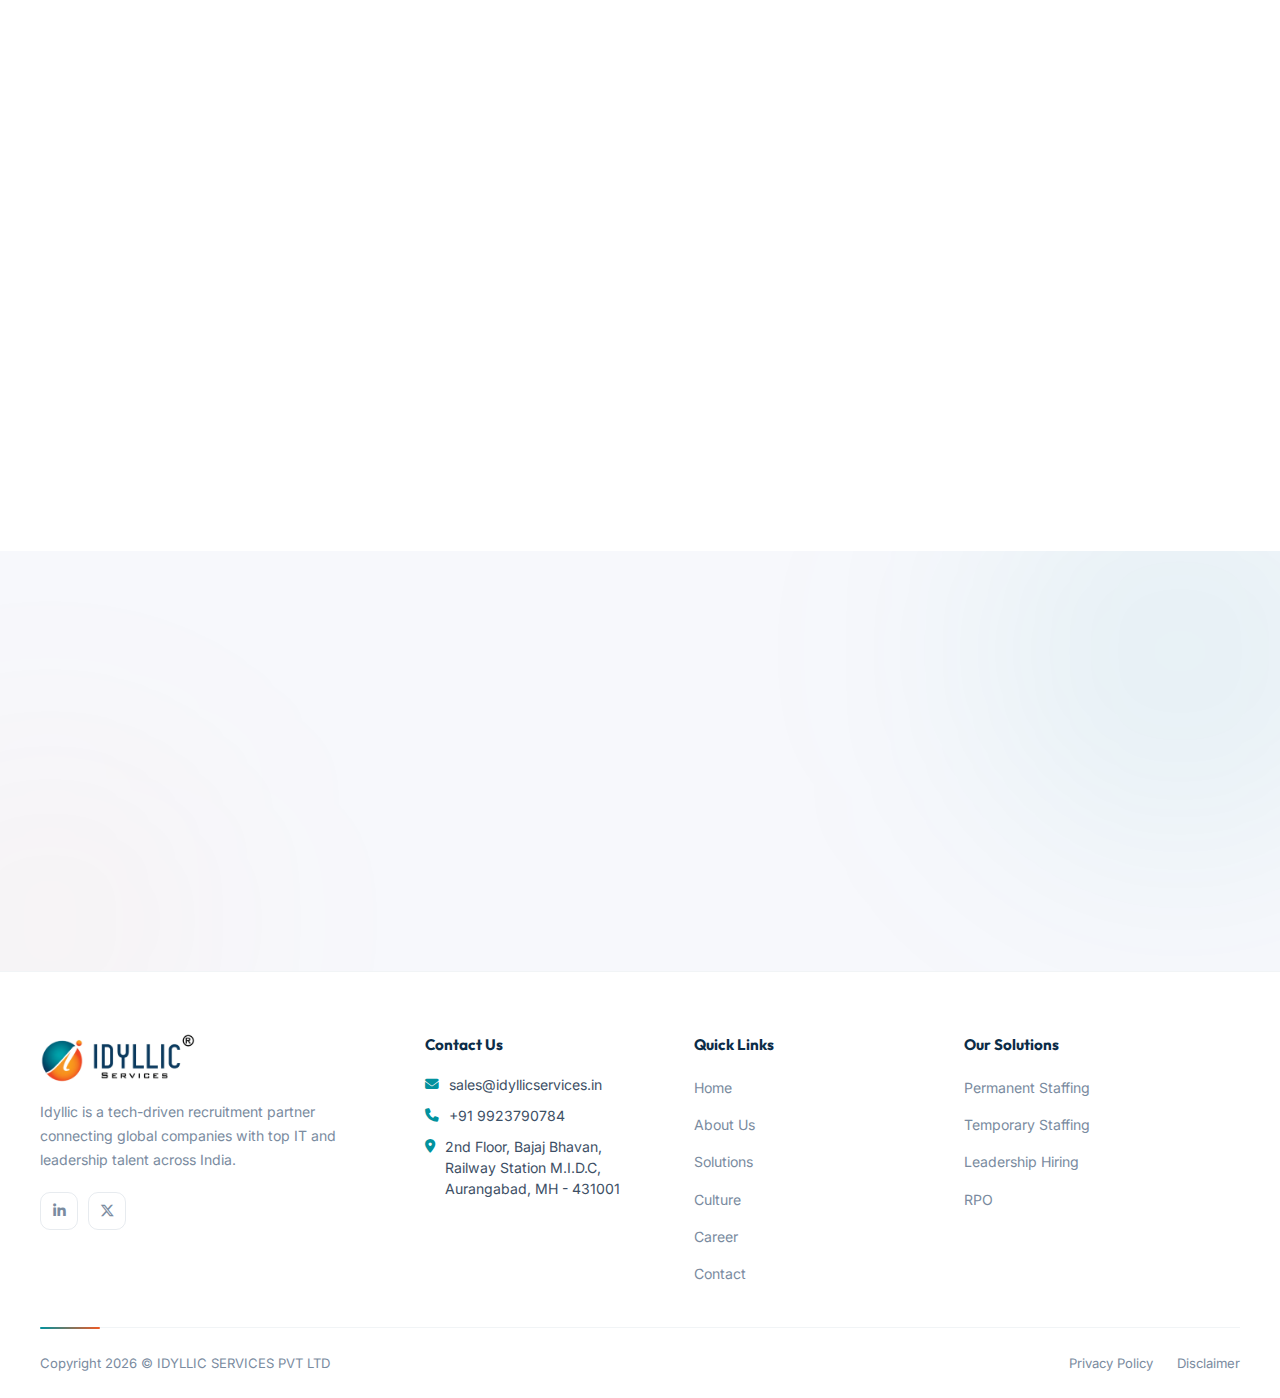
<file: career.html>
<!DOCTYPE html>
<html lang="en">

<head>
    <meta charset="UTF-8">
    <meta name="viewport" content="width=device-width, initial-scale=1.0">
    <title>Careers – Idyllic Services® | Join Our Team</title>
    <meta name="description"
        content="Explore exciting career opportunities at Idyllic Services. Join India's trusted recruitment partner and build a fulfilling career in staffing and talent acquisition.">
    <link rel="icon" type="image/svg+xml" href="favicon.svg">
    <link rel="preconnect" href="https://fonts.googleapis.com">
    <link rel="preconnect" href="https://fonts.gstatic.com" crossorigin>
    <link
        href="https://fonts.googleapis.com/css2?family=Inter:wght@300;400;500;600;700;800;900&family=Outfit:wght@300;400;500;600;700;800;900&display=swap"
        rel="stylesheet">
    <link rel="stylesheet" href="https://cdnjs.cloudflare.com/ajax/libs/font-awesome/6.5.1/css/all.min.css">
    <link rel="stylesheet" href="main.css">
</head>

<body>
    <nav class="navbar scrolled" id="navbar">
        <div class="nav-container">
            <a href="index.html" class="nav-logo">
                <img src="logo.webp" alt="Idyllic Services®" class="nav-logo-img">
            </a>
            <ul class="nav-links">
                <li><a href="index.html" class="nav-link">Home</a></li>
                <li><a href="about.html" class="nav-link">About</a></li>
                <li><a href="solutions.html" class="nav-link">Solutions</a></li>
                <li><a href="culture.html" class="nav-link">Culture</a></li>
                <li><a href="career.html" class="nav-link active">Career</a></li>
                <li><a href="contact.html" class="nav-link">Contact</a></li>
            </ul>
            <button class="nav-toggle" id="navToggle">
                <span></span><span></span><span></span>
            </button>
        </div>
    </nav>

    <!-- Mobile Menu -->
    <div class="mobile-menu" id="mobileMenu">
        <div class="mobile-menu-content">
            <ul class="mobile-links">
                <li><a href="index.html" class="mobile-link">Home</a></li>
                <li><a href="about.html" class="mobile-link">About</a></li>
                <li><a href="solutions.html" class="mobile-link">Solutions</a></li>
                <li><a href="culture.html" class="mobile-link">Culture</a></li>
                <li><a href="career.html" class="mobile-link">Career</a></li>
                <li><a href="contact.html" class="mobile-link">Contact</a></li>
            </ul>
        </div>
    </div>

    <!-- Career Hero -->
    <section class="career-hero">
        <div class="career-hero-bg">
            <div class="career-hero-orb career-orb-1"></div>
            <div class="career-hero-orb career-orb-2"></div>
            <div class="career-hero-orb career-orb-3"></div>
            <div class="career-hero-grid"></div>
        </div>
        <div class="section-container">
            <div class="career-hero-content" data-animate="fade-up">
                <div class="hero-badge">
                    <span class="badge-dot"></span>
                    We're Hiring!
                </div>
                <h1 class="career-hero-title">
                    Shape the Future of<br>
                    <span class="text-teal">Talent</span> <span class="text-orange">Acquisition</span>
                </h1>
                <p class="career-hero-subtitle">
                    Explore a diverse range of exciting roles with top global companies. From elevating your career
                    graph
                    to finding roles that enable you to make a meaningful impact — your journey towards a lifetime of
                    growth begins here.
                </p>
                <a href="#career-jobs" class="btn btn-primary btn-lg career-explore-btn">
                    <span>Explore Open Positions</span>
                    <i class="fas fa-arrow-down"></i>
                </a>
            </div>
        </div>
    </section>

    <!-- Why Join Us Section -->
    <section class="career-why" id="career-why">
        <div class="section-container">
            <div class="section-header" data-animate="fade-up">
                <span class="section-label center"><span class="label-line"></span> WHY JOIN US <span
                        class="label-line"></span></span>
                <h2 class="section-title">Build Your Career at <span class="text-accent">Idyllic</span></h2>
                <p class="section-subtitle">We believe great work happens when talented people feel valued, challenged,
                    and empowered. Here's what makes Idyllic different.</p>
            </div>
            <div class="career-perks-grid">
                <div class="career-perk-card" data-animate="fade-up">
                    <div class="perk-icon-wrapper">
                        <i class="fas fa-rocket"></i>
                    </div>
                    <h3>Accelerated Growth</h3>
                    <p>Clear career progression paths with mentorship, training programmes, and leadership development
                        opportunities to help you reach your potential.</p>
                </div>
                <div class="career-perk-card" data-animate="fade-up" data-delay="100">
                    <div class="perk-icon-wrapper">
                        <i class="fas fa-brain"></i>
                    </div>
                    <h3>Innovation First</h3>
                    <p>Work with cutting-edge AI-powered recruitment tools and technologies. We encourage creative
                        thinking and bold ideas that reshape the industry.</p>
                </div>
                <div class="career-perk-card" data-animate="fade-up" data-delay="200">
                    <div class="perk-icon-wrapper">
                        <i class="fas fa-people-group"></i>
                    </div>
                    <h3>Inclusive Culture</h3>
                    <p>A collaborative, diverse workplace where every voice matters. Enjoy flexible work arrangements,
                        wellness initiatives, and a healthy work-life balance.</p>
                </div>
                <div class="career-perk-card" data-animate="fade-up" data-delay="300">
                    <div class="perk-icon-wrapper">
                        <i class="fas fa-globe"></i>
                    </div>
                    <h3>Global Impact</h3>
                    <p>Connect top talent with opportunities at Fortune 500 companies and innovative startups across
                        industries — making a real difference worldwide.</p>
                </div>
            </div>
        </div>
    </section>

    <!-- Career Stats -->
    <section class="career-stats-section">
        <div class="section-container">
            <div class="career-stats-strip" data-animate="fade-up">
                <div class="career-stat-item">
                    <div class="career-stat-number">10<span class="career-stat-unit">+</span></div>
                    <div class="career-stat-label">Years of Excellence</div>
                </div>
                <div class="career-stat-divider"></div>
                <div class="career-stat-item">
                    <div class="career-stat-number">500K<span class="career-stat-unit">+</span></div>
                    <div class="career-stat-label">Professionals Trained</div>
                </div>
                <div class="career-stat-divider"></div>
                <div class="career-stat-item">
                    <div class="career-stat-number">100<span class="career-stat-unit">+</span></div>
                    <div class="career-stat-label">Roles Across Industries</div>
                </div>
                <div class="career-stat-divider"></div>
                <div class="career-stat-item">
                    <div class="career-stat-number">80<span class="career-stat-unit">%</span></div>
                    <div class="career-stat-label">Match Accuracy</div>
                </div>
            </div>
        </div>
    </section>

    <!-- Jobs Section (Oorwin Embed) -->
    <section class="career-jobs" id="career-jobs">
        <div class="section-container">
            <div class="section-header" data-animate="fade-up">
                <span class="section-label center"><span class="label-line"></span> OPEN POSITIONS <span
                        class="label-line"></span></span>
                <h2 class="section-title">Find Your <span class="text-accent">Dream Job</span></h2>
                <p class="section-subtitle">Idyllic is a tech-driven recruitment partner connecting global companies
                    with top IT and leadership talent across India, delivering faster hiring, lower costs and agile
                    team-building solutions.</p>
            </div>
            <div class="career-iframe-wrapper" data-animate="fade-up" data-delay="200">
                <div class="career-iframe-loading" id="careerIframeLoading">
                    <div class="loader-ring"></div>
                    <p>Loading open positions...</p>
                </div>
                <iframe id="careerIframe" src="https://idyllicservices.oorwin.ai/#/careers/index.html" width="100%"
                    height="800" frameborder="0" style="border:none; margin:0px;"
                    title="Idyllic Services Career Opportunities"
                    onload="document.getElementById('careerIframeLoading').style.display='none'; this.style.opacity='1';">
                </iframe>
            </div>
        </div>
    </section>

    <!-- CTA Section -->
    <section class="cta-section">
        <div class="cta-bg">
            <div class="cta-orb cta-orb-1"></div>
            <div class="cta-orb cta-orb-2"></div>
        </div>
        <div class="section-container">
            <div class="cta-content" data-animate="fade-up">
                <h2 class="cta-title">Didn't Find the <span class="text-accent">Right Role?</span></h2>
                <p class="cta-subtitle">We're always looking for exceptional talent. Send us your resume and we'll reach
                    out when the perfect opportunity arises.</p>
                <div class="cta-buttons">
                    <a href="contact.html" class="btn btn-primary btn-lg">
                        <span>Get in Touch</span>
                        <i class="fas fa-arrow-right"></i>
                    </a>
                    <a href="solutions.html" class="btn btn-secondary btn-lg">View Solutions</a>
                </div>
            </div>
        </div>
    </section>

    <!-- Footer -->
    <footer class="footer">
        <div class="footer-top section-container">
            <div class="footer-grid">
                <div class="footer-about">
                    <div class="footer-logo">
                        <a href="index.html">
                            <img src="logo.webp" alt="Idyllic Services®" class="footer-logo-img">
                        </a>
                    </div>
                    <p class="footer-desc">Idyllic is a tech-driven recruitment partner connecting global companies with
                        top IT and leadership talent across India.</p>
                    <div class="footer-socials">
                        <a href="https://www.linkedin.com/company/idyllic-technology-solutions" target="_blank"><i
                                class="fab fa-linkedin-in"></i></a>
                        <a href="https://twitter.com/IdyllicServices" target="_blank"><i
                                class="fab fa-x-twitter"></i></a>
                    </div>
                </div>
                <div class="footer-links-group">
                    <h4>Contact Us</h4>
                    <ul class="footer-contact">
                        <li><i class="fas fa-envelope"></i><a
                                href="mailto:sales@idyllicservices.in">sales@idyllicservices.in</a></li>
                        <li><i class="fas fa-phone"></i><a href="tel:9923790784">+91 9923790784</a></li>
                        <li><i class="fas fa-location-dot"></i><span>2nd Floor, Bajaj Bhavan, Railway Station M.I.D.C,
                                Aurangabad, MH - 431001</span></li>
                    </ul>
                </div>
                <div class="footer-links-group">
                    <h4>Quick Links</h4>
                    <ul>
                        <li><a href="index.html">Home</a></li>
                        <li><a href="about.html">About Us</a></li>
                        <li><a href="solutions.html">Solutions</a></li>
                        <li><a href="culture.html">Culture</a></li>
                        <li><a href="career.html">Career</a></li>
                        <li><a href="contact.html">Contact</a></li>
                    </ul>
                </div>
                <div class="footer-links-group">
                    <h4>Our Solutions</h4>
                    <ul>
                        <li><a href="solutions.html">Permanent Staffing</a></li>
                        <li><a href="solutions.html">Temporary Staffing</a></li>
                        <li><a href="solutions.html">Leadership Hiring</a></li>
                        <li><a href="solutions.html">RPO</a></li>
                    </ul>
                </div>
            </div>
        </div>
        <div class="footer-bottom section-container">
            <div class="footer-bottom-content">
                <p>Copyright 2026 © IDYLLIC SERVICES PVT LTD</p>
                <div class="footer-bottom-links">
                    <a href="privacy-policy.html">Privacy Policy</a>
                    <a href="disclaimer.html">Disclaimer</a>
                </div>
            </div>
        </div>
    </footer>

    <script src="app.js"></script>
</body>

</html>
</file>
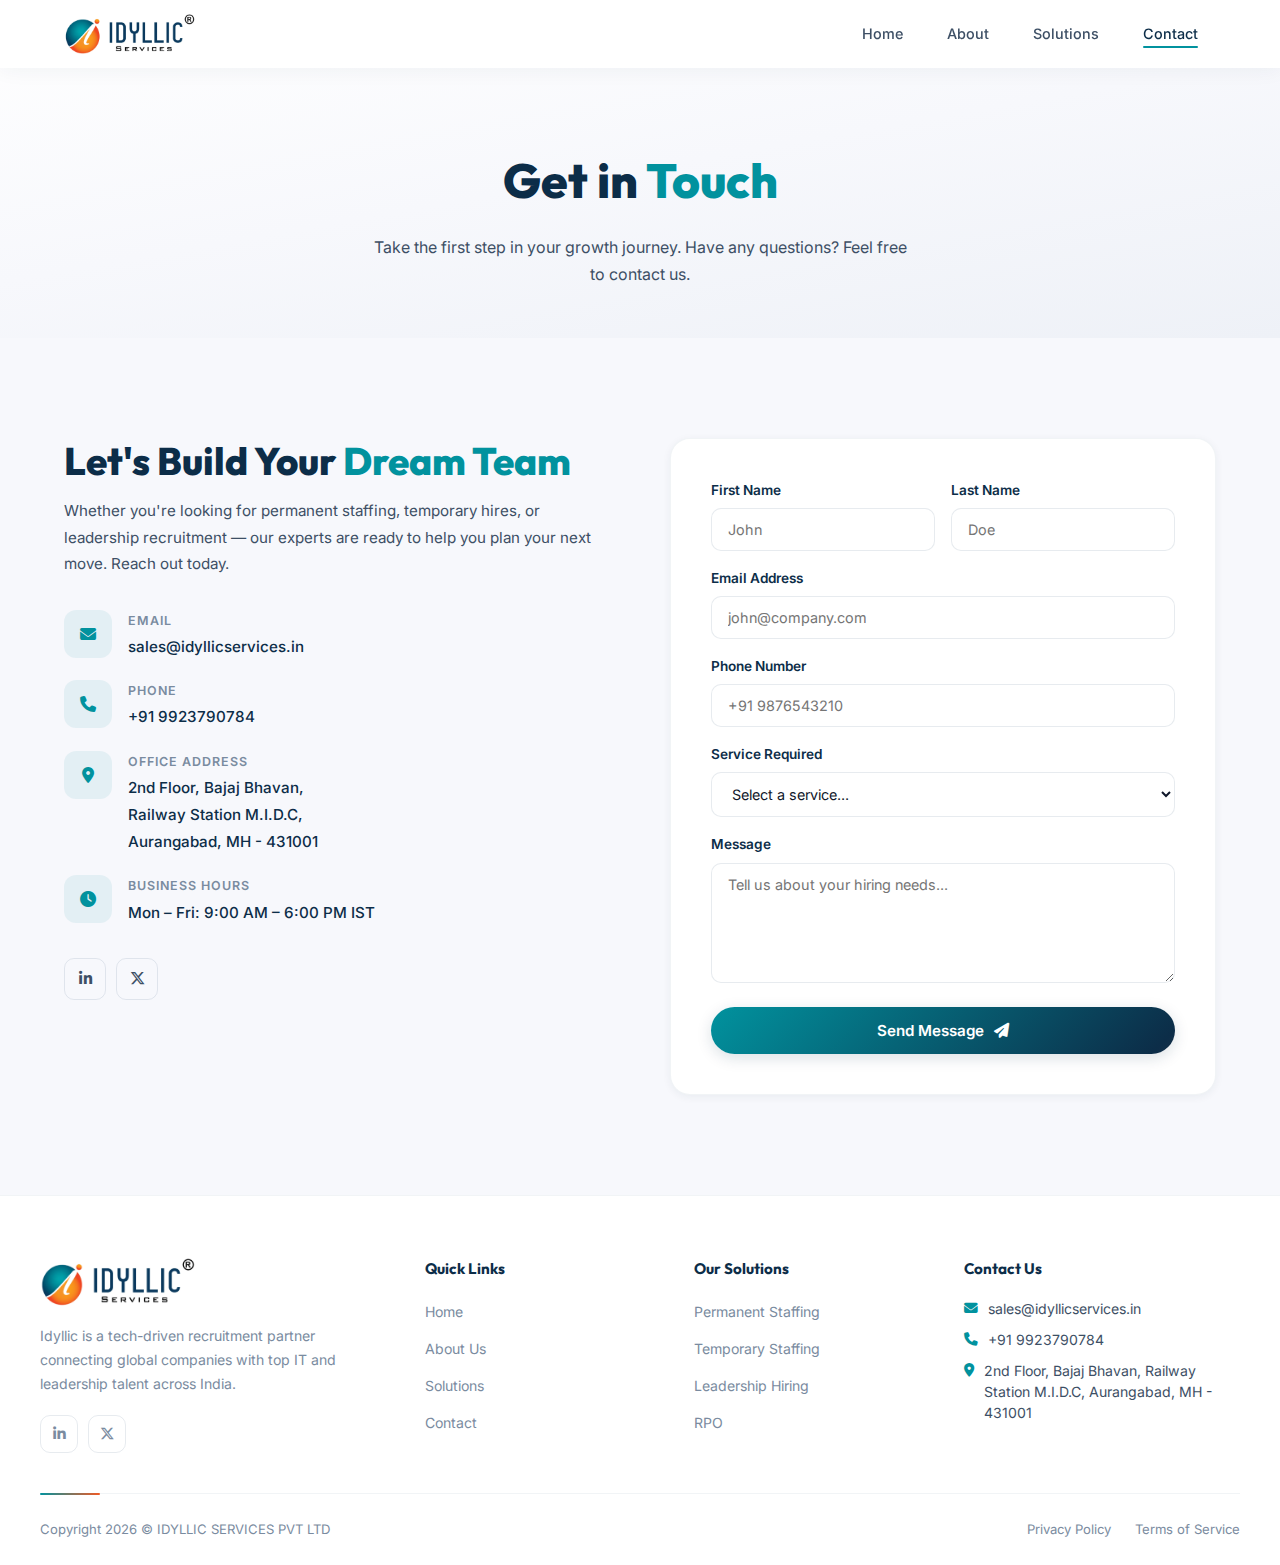
<file: contact.html>
<!DOCTYPE html>
<html lang="en">

<head>
    <meta charset="UTF-8">
    <meta name="viewport" content="width=device-width, initial-scale=1.0">
    <title>Contact Us – Idyllic Services® | Get in Touch</title>
    <meta name="description"
        content="Contact Idyllic Services for staffing and recruitment solutions. Reach us via email, phone, or visit our office in Aurangabad.">
    <link rel="icon" type="image/svg+xml" href="favicon.svg">
    <link rel="preconnect" href="https://fonts.googleapis.com">
    <link rel="preconnect" href="https://fonts.gstatic.com" crossorigin>
    <link
        href="https://fonts.googleapis.com/css2?family=Inter:wght@300;400;500;600;700;800;900&family=Outfit:wght@300;400;500;600;700;800;900&display=swap"
        rel="stylesheet">
    <link rel="stylesheet" href="https://cdnjs.cloudflare.com/ajax/libs/font-awesome/6.5.1/css/all.min.css">
    <link rel="stylesheet" href="main.css">
</head>

<body>
    <nav class="navbar scrolled" id="navbar">
        <div class="nav-container">
            <a href="index.html" class="nav-logo">
                <img src="logo.webp" alt="Idyllic Services®" class="nav-logo-img">
            </a>
            <ul class="nav-links">
                <li><a href="index.html" class="nav-link">Home</a></li>
                <li><a href="about.html" class="nav-link">About</a></li>
                <li><a href="solutions.html" class="nav-link">Solutions</a></li>
                <li><a href="contact.html" class="nav-link active">Contact</a></li>
            </ul>
            <button class="nav-toggle" id="navToggle">
                <span></span><span></span><span></span>
            </button>
        </div>
    </nav>

    <!-- Mobile Menu -->
    <div class="mobile-menu" id="mobileMenu">
        <div class="mobile-menu-content">
            <ul class="mobile-links">
                <li><a href="index.html" class="mobile-link">Home</a></li>
                <li><a href="about.html" class="mobile-link">About</a></li>
                <li><a href="solutions.html" class="mobile-link">Solutions</a></li>
                <li><a href="contact.html" class="mobile-link">Contact</a></li>
            </ul>
        </div>
    </div>

    <section class="subpage-header">
        <div class="section-container">
            <h1>Get in <span class="text-accent">Touch</span></h1>
            <p>Take the first step in your growth journey. Have any questions? Feel free to contact us.</p>
        </div>
    </section>

    <!-- Contact Section -->
    <section class="contact" id="contact-section">
        <div class="section-container">
            <div class="contact-grid">
                <div class="contact-left" data-animate="fade-right">
                    <h2 class="contact-title">Let's Build Your <span class="text-accent">Dream Team</span></h2>
                    <p class="contact-desc">Whether you're looking for permanent staffing, temporary hires, or
                        leadership recruitment — our experts are ready to help you plan your next move. Reach out today.
                    </p>

                    <div class="contact-details">
                        <div class="contact-item">
                            <div class="contact-item-icon"><i class="fas fa-envelope"></i></div>
                            <div>
                                <span class="contact-item-label">Email</span>
                                <a href="mailto:sales@idyllicservices.in"
                                    class="contact-item-value">sales@idyllicservices.in</a>
                            </div>
                        </div>
                        <div class="contact-item">
                            <div class="contact-item-icon"><i class="fas fa-phone"></i></div>
                            <div>
                                <span class="contact-item-label">Phone</span>
                                <a href="tel:9923790784" class="contact-item-value">+91 9923790784</a>
                            </div>
                        </div>
                        <div class="contact-item">
                            <div class="contact-item-icon"><i class="fas fa-location-dot"></i></div>
                            <div>
                                <span class="contact-item-label">Office Address</span>
                                <span class="contact-item-value">2nd Floor, Bajaj Bhavan,<br>Railway Station
                                    M.I.D.C,<br>Aurangabad, MH - 431001</span>
                            </div>
                        </div>
                        <div class="contact-item">
                            <div class="contact-item-icon"><i class="fas fa-clock"></i></div>
                            <div>
                                <span class="contact-item-label">Business Hours</span>
                                <span class="contact-item-value">Mon – Fri: 9:00 AM – 6:00 PM IST</span>
                            </div>
                        </div>
                    </div>

                    <div class="contact-socials">
                        <a href="https://www.linkedin.com/company/idyllic-technology-solutions" target="_blank"
                            class="social-link" aria-label="LinkedIn"><i class="fab fa-linkedin-in"></i></a>
                        <a href="https://twitter.com/IdyllicServices" target="_blank" class="social-link"
                            aria-label="X / Twitter"><i class="fab fa-x-twitter"></i></a>
                    </div>
                </div>

                <div class="contact-form-wrapper" data-animate="fade-left">
                    <form class="contact-form" id="contactForm">
                        <div class="form-row">
                            <div class="form-group">
                                <label for="firstName">First Name</label>
                                <input type="text" id="firstName" placeholder="John" required>
                            </div>
                            <div class="form-group">
                                <label for="lastName">Last Name</label>
                                <input type="text" id="lastName" placeholder="Doe" required>
                            </div>
                        </div>
                        <div class="form-group">
                            <label for="email">Email Address</label>
                            <input type="email" id="email" placeholder="john@company.com" required>
                        </div>
                        <div class="form-group">
                            <label for="phone">Phone Number</label>
                            <input type="tel" id="phone" placeholder="+91 9876543210">
                        </div>
                        <div class="form-group">
                            <label for="service">Service Required</label>
                            <select id="service">
                                <option value="" disabled selected>Select a service...</option>
                                <option value="permanent">Permanent Staffing</option>
                                <option value="temporary">Temporary Staffing</option>
                                <option value="leadership">Leadership & C-Suite Hiring</option>
                                <option value="rpo">Recruitment Process Outsourcing</option>
                                <option value="other">Other</option>
                            </select>
                        </div>
                        <div class="form-group">
                            <label for="message">Message</label>
                            <textarea id="message" rows="4" placeholder="Tell us about your hiring needs..."></textarea>
                        </div>
                        <button type="submit" class="btn btn-primary btn-full" id="submitBtn">
                            <span>Send Message</span><i class="fas fa-paper-plane"></i>
                        </button>
                    </form>
                </div>
            </div>
        </div>
    </section>

    <!-- Footer -->
    <footer class="footer">
        <div class="footer-top section-container">
            <div class="footer-grid">
                <div class="footer-about">
                    <div class="footer-logo">
                        <a href="index.html">
                            <img src="logo.webp" alt="Idyllic Services®" class="footer-logo-img">
                        </a>
                    </div>
                    <p class="footer-desc">Idyllic is a tech-driven recruitment partner connecting global companies with
                        top IT and leadership talent across India.</p>
                    <div class="footer-socials">
                        <a href="https://www.linkedin.com/company/idyllic-technology-solutions" target="_blank"><i
                                class="fab fa-linkedin-in"></i></a>
                        <a href="https://twitter.com/IdyllicServices" target="_blank"><i
                                class="fab fa-x-twitter"></i></a>
                    </div>
                </div>
                <div class="footer-links-group">
                    <h4>Quick Links</h4>
                    <ul>
                        <li><a href="index.html">Home</a></li>
                        <li><a href="about.html">About Us</a></li>
                        <li><a href="solutions.html">Solutions</a></li>
                        <li><a href="contact.html">Contact</a></li>
                    </ul>
                </div>
                <div class="footer-links-group">
                    <h4>Our Solutions</h4>
                    <ul>
                        <li><a href="solutions.html">Permanent Staffing</a></li>
                        <li><a href="solutions.html">Temporary Staffing</a></li>
                        <li><a href="solutions.html">Leadership Hiring</a></li>
                        <li><a href="solutions.html">RPO</a></li>
                    </ul>
                </div>
                <div class="footer-links-group">
                    <h4>Contact Us</h4>
                    <ul class="footer-contact">
                        <li><i class="fas fa-envelope"></i><a
                                href="mailto:sales@idyllicservices.in">sales@idyllicservices.in</a></li>
                        <li><i class="fas fa-phone"></i><a href="tel:9923790784">+91 9923790784</a></li>
                        <li><i class="fas fa-location-dot"></i><span>2nd Floor, Bajaj Bhavan, Railway Station M.I.D.C,
                                Aurangabad, MH - 431001</span></li>
                    </ul>
                </div>
            </div>
        </div>
        <div class="footer-bottom section-container">
            <div class="footer-bottom-content">
                <p>Copyright 2026 © IDYLLIC SERVICES PVT LTD</p>
                <div class="footer-bottom-links">
                    <a href="#">Privacy Policy</a>
                    <a href="#">Terms of Service</a>
                </div>
            </div>
        </div>
    </footer>

    <script src="app.js"></script>
</body>

</html>
</file>
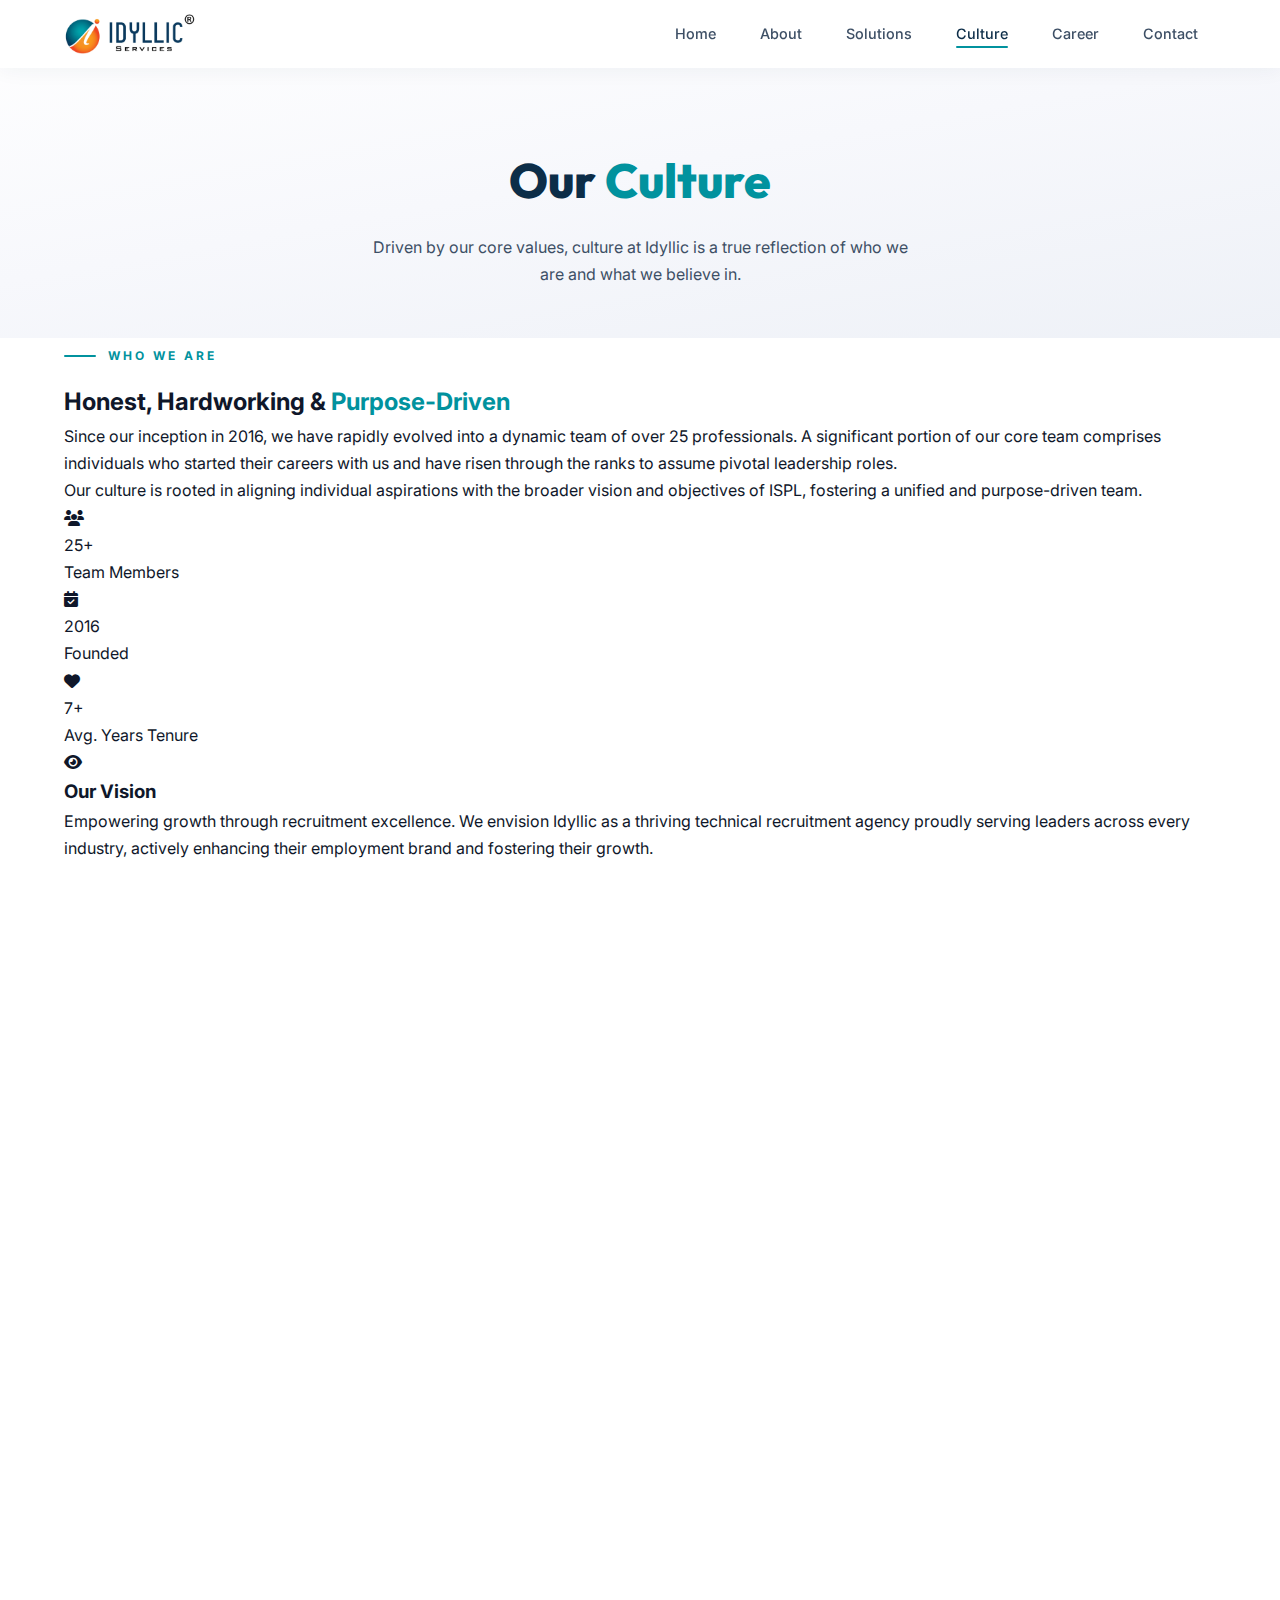
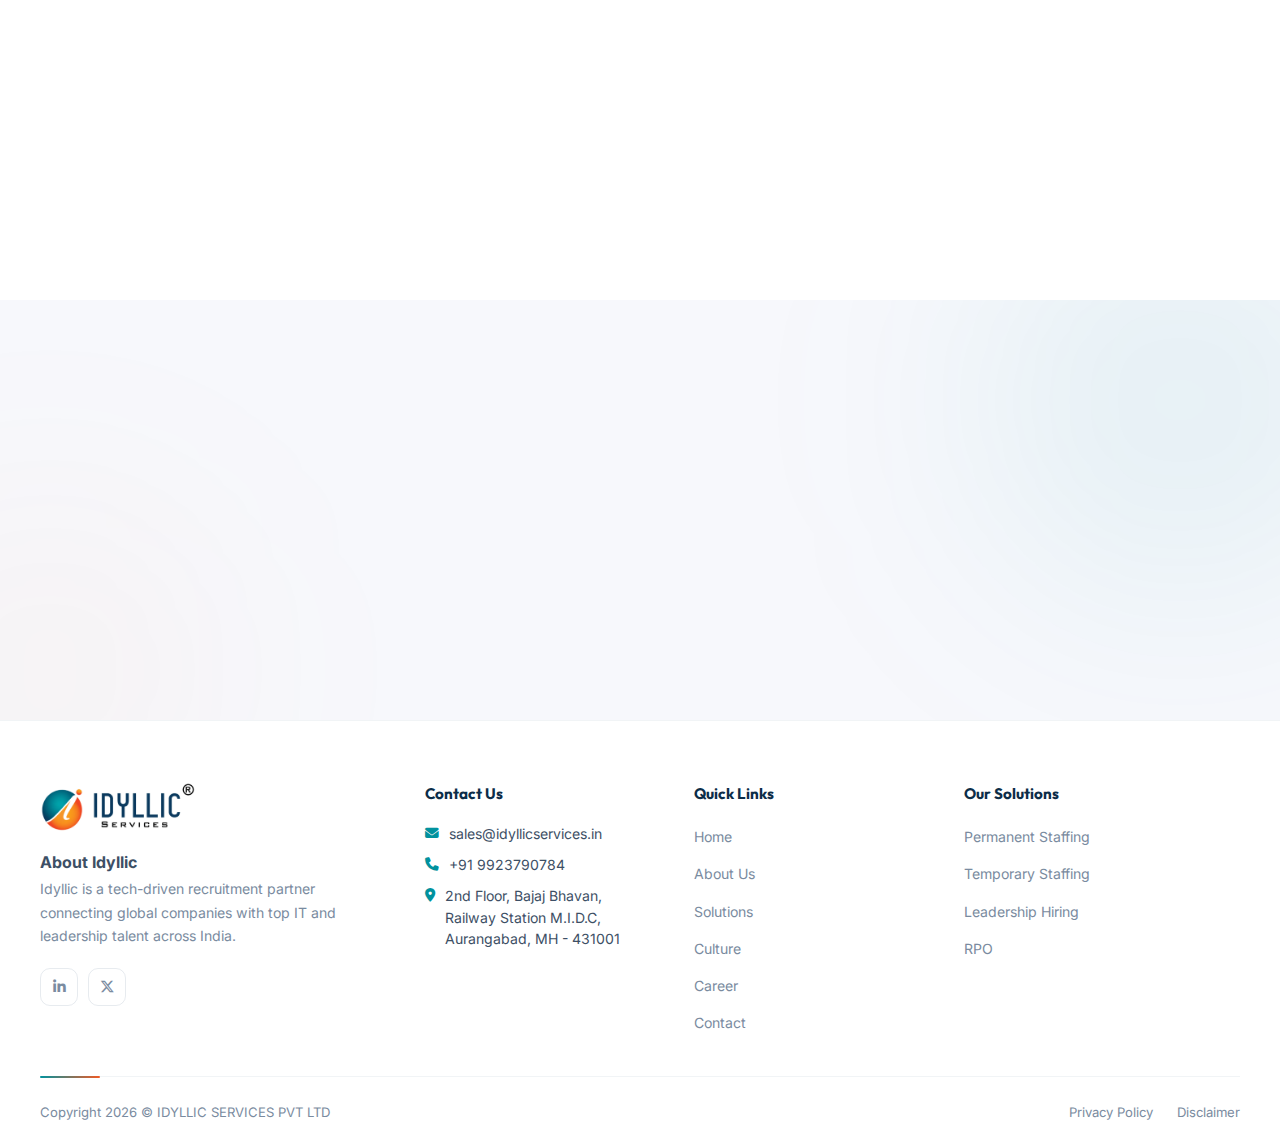
<file: culture.html>
<!DOCTYPE html>
<html lang="en">

<head>
    <meta charset="UTF-8">
    <meta name="viewport" content="width=device-width, initial-scale=1.0">
    <title>Our Culture – Idyllic Services® | Values, Vision & Mission</title>
    <meta name="description"
        content="Discover Idyllic Services' culture — driven by honesty, integrity, and dedication. Learn about our vision, mission, and commitment to diversity & inclusion.">
    <link rel="icon" type="image/svg+xml" href="favicon.svg">
    <link rel="preconnect" href="https://fonts.googleapis.com">
    <link rel="preconnect" href="https://fonts.gstatic.com" crossorigin>
    <link
        href="https://fonts.googleapis.com/css2?family=Inter:wght@300;400;500;600;700;800;900&family=Outfit:wght@300;400;500;600;700;800;900&display=swap"
        rel="stylesheet">
    <link rel="stylesheet" href="https://cdnjs.cloudflare.com/ajax/libs/font-awesome/6.5.1/css/all.min.css">
    <link rel="stylesheet" href="main.css">
</head>

<body>
    <nav class="navbar scrolled" id="navbar">
        <div class="nav-container">
            <a href="index.html" class="nav-logo">
                <img src="logo.webp" alt="Idyllic Services®" class="nav-logo-img">
            </a>
            <ul class="nav-links">
                <li><a href="index.html" class="nav-link">Home</a></li>
                <li><a href="about.html" class="nav-link">About</a></li>
                <li><a href="solutions.html" class="nav-link">Solutions</a></li>
                <li><a href="culture.html" class="nav-link active">Culture</a></li>
                <li><a href="career.html" class="nav-link">Career</a></li>
                <li><a href="contact.html" class="nav-link">Contact</a></li>
            </ul>
            <button class="nav-toggle" id="navToggle">
                <span></span><span></span><span></span>
            </button>
        </div>
    </nav>

    <!-- Mobile Menu -->
    <div class="mobile-menu" id="mobileMenu">
        <div class="mobile-menu-content">
            <ul class="mobile-links">
                <li><a href="index.html" class="mobile-link">Home</a></li>
                <li><a href="about.html" class="mobile-link">About</a></li>
                <li><a href="solutions.html" class="mobile-link">Solutions</a></li>
                <li><a href="culture.html" class="mobile-link">Culture</a></li>
                <li><a href="career.html" class="mobile-link">Career</a></li>
                <li><a href="contact.html" class="mobile-link">Contact</a></li>
            </ul>
        </div>
    </div>

    <!-- Culture Hero -->
    <section class="subpage-header">
        <div class="section-container">
            <h1>Our <span class="text-accent">Culture</span></h1>
            <p>Driven by our core values, culture at Idyllic is a true reflection of who we are and what we believe
                in.</p>
        </div>
    </section>

    <!-- Culture Intro -->
    <section class="culture-intro">
        <div class="section-container">
            <div class="culture-intro-grid" data-animate="fade-up">
                <div class="culture-intro-content">
                    <span class="section-label"><span class="label-line"></span> WHO WE ARE</span>
                    <h2 class="culture-intro-title">Honest, Hardworking & <span
                            class="text-accent">Purpose-Driven</span></h2>
                    <p>Since our inception in 2016, we have rapidly evolved into a dynamic team of over 25
                        professionals. A significant portion of our core team comprises individuals who started their
                        careers with us and have risen through the ranks to assume pivotal leadership roles.</p>
                    <p>Our culture is rooted in aligning individual aspirations with the broader vision and objectives
                        of
                        ISPL, fostering a unified and purpose-driven team.</p>
                </div>
                <div class="culture-intro-visual">
                    <div class="culture-visual-card culture-vc-1" data-animate="fade-up" data-delay="100">
                        <div class="cvc-icon"><i class="fas fa-users"></i></div>
                        <div class="cvc-number">25+</div>
                        <div class="cvc-label">Team Members</div>
                    </div>
                    <div class="culture-visual-card culture-vc-2" data-animate="fade-up" data-delay="200">
                        <div class="cvc-icon"><i class="fas fa-calendar-check"></i></div>
                        <div class="cvc-number">2016</div>
                        <div class="cvc-label">Founded</div>
                    </div>
                    <div class="culture-visual-card culture-vc-3" data-animate="fade-up" data-delay="300">
                        <div class="cvc-icon"><i class="fas fa-heart"></i></div>
                        <div class="cvc-number">7+</div>
                        <div class="cvc-label">Avg. Years Tenure</div>
                    </div>
                </div>
            </div>
        </div>
    </section>

    <!-- Vision & Mission -->
    <section class="culture-vm">
        <div class="section-container">
            <div class="vm-grid">
                <div class="vm-card" data-animate="fade-up">
                    <div class="vm-icon"><i class="fas fa-eye"></i></div>
                    <h3>Our Vision</h3>
                    <p>Empowering growth through recruitment excellence. We envision Idyllic as a thriving technical
                        recruitment agency proudly serving leaders across every industry, actively enhancing their
                        employment brand and fostering their growth.</p>
                </div>
                <div class="vm-card" data-animate="fade-up" data-delay="150">
                    <div class="vm-icon"><i class="fas fa-bullseye"></i></div>
                    <h3>Our Mission</h3>
                    <p>Connecting superlative talent to global opportunities. We help companies worldwide hire the right
                        talent, on time — offering an agile, efficient recruitment process to build and scale global
                        teams on-demand.</p>
                </div>
            </div>
        </div>
    </section>

    <!-- Core Values -->
    <section class="culture-values">
        <div class="section-container">
            <div class="section-header" data-animate="fade-up">
                <span class="section-label center"><span class="label-line"></span> WHAT DRIVES US <span
                        class="label-line"></span></span>
                <h2 class="section-title">Our Core <span class="text-accent">Values</span></h2>
            </div>
            <div class="values-grid">
                <div class="value-card" data-animate="fade-up">
                    <div class="value-icon"><i class="fas fa-handshake-simple"></i></div>
                    <h4>Honesty & Transparency</h4>
                    <p>Open communication between candidates, clients, and our team — setting clear expectations from
                        day one.</p>
                </div>
                <div class="value-card" data-animate="fade-up" data-delay="80">
                    <div class="value-icon"><i class="fas fa-scale-balanced"></i></div>
                    <h4>Integrity</h4>
                    <p>We uphold the highest ethical standards with a zero-tolerance policy towards unfair practices.
                    </p>
                </div>
                <div class="value-card" data-animate="fade-up" data-delay="160">
                    <div class="value-icon"><i class="fas fa-fire"></i></div>
                    <h4>Dedication</h4>
                    <p>Going the extra mile to deliver the best-fit candidates and life-changing opportunities to
                        talented professionals.</p>
                </div>
                <div class="value-card" data-animate="fade-up" data-delay="240">
                    <div class="value-icon"><i class="fas fa-shield-halved"></i></div>
                    <h4>Trust</h4>
                    <p>The cornerstone of our recruitment efforts — a significant portion of our team has been with us
                        for over seven years.</p>
                </div>
                <div class="value-card" data-animate="fade-up" data-delay="320">
                    <div class="value-icon"><i class="fas fa-gem"></i></div>
                    <h4>Professionalism</h4>
                    <p>Holding ourselves accountable to the highest standards, ensuring a positive experience for all
                        stakeholders.</p>
                </div>
                <div class="value-card" data-animate="fade-up" data-delay="400">
                    <div class="value-icon"><i class="fas fa-bolt"></i></div>
                    <h4>Agility</h4>
                    <p>Responding swiftly and adapting to every situation with innovative solutions and initiative.</p>
                </div>
            </div>
        </div>
    </section>

    <!-- DEI Section -->
    <section class="culture-dei">
        <div class="section-container">
            <div class="dei-content" data-animate="fade-up">
                <span class="section-label center"><span class="label-line"></span> DIVERSITY, EQUITY & INCLUSION <span
                        class="label-line"></span></span>
                <h2 class="section-title">Our Commitment to <span class="text-accent">DE&I</span></h2>
                <p class="dei-text">We are committed to fostering a diverse, equitable, and inclusive environment where
                    everyone feels valued and empowered. We actively promote an inclusive culture that embraces
                    individuals from all backgrounds.</p>
                <div class="dei-highlights">
                    <div class="dei-item">
                        <i class="fas fa-check-circle"></i>
                        <span>Equitable opportunities for all candidates</span>
                    </div>
                    <div class="dei-item">
                        <i class="fas fa-check-circle"></i>
                        <span>Removing barriers to employment</span>
                    </div>
                    <div class="dei-item">
                        <i class="fas fa-check-circle"></i>
                        <span>Supporting underrepresented groups in tech</span>
                    </div>
                    <div class="dei-item">
                        <i class="fas fa-check-circle"></i>
                        <span>Celebrating diverse perspectives</span>
                    </div>
                </div>
            </div>
        </div>
    </section>

    <!-- CTA -->
    <section class="cta-section">
        <div class="cta-bg">
            <div class="cta-orb cta-orb-1"></div>
            <div class="cta-orb cta-orb-2"></div>
        </div>
        <div class="section-container">
            <div class="cta-content" data-animate="fade-up">
                <h2 class="cta-title">Want to Be Part of <span class="text-accent">Our Story?</span></h2>
                <p class="cta-subtitle">Join our growing team and build your career in a culture that values growth,
                    integrity, and innovation.</p>
                <div class="cta-buttons">
                    <a href="career.html" class="btn btn-primary btn-lg">
                        <span>Explore Careers</span>
                        <i class="fas fa-arrow-right"></i>
                    </a>
                    <a href="contact.html" class="btn btn-secondary btn-lg">Contact Us</a>
                </div>
            </div>
        </div>
    </section>

    <!-- Footer -->
    <footer class="footer">
        <div class="footer-top section-container">
            <div class="footer-grid">
                <div class="footer-about">
                    <div class="footer-logo">
                        <a href="index.html">
                            <img src="logo.webp" alt="Idyllic Services®" class="footer-logo-img">
                        </a>
                    </div>
                    <h4>About Idyllic</h4>
                    <p class="footer-desc">Idyllic is a tech-driven recruitment partner connecting global companies with
                        top IT and leadership talent across India.</p>
                    <div class="footer-socials">
                        <a href="https://www.linkedin.com/company/idyllic-technology-solutions" target="_blank"><i
                                class="fab fa-linkedin-in"></i></a>
                        <a href="https://twitter.com/IdyllicServices" target="_blank"><i
                                class="fab fa-x-twitter"></i></a>
                    </div>
                </div>
                <div class="footer-links-group">
                    <h4>Contact Us</h4>
                    <ul class="footer-contact">
                        <li><i class="fas fa-envelope"></i><a
                                href="mailto:sales@idyllicservices.in">sales@idyllicservices.in</a></li>
                        <li><i class="fas fa-phone"></i><a href="tel:9923790784">+91 9923790784</a></li>
                        <li><i class="fas fa-location-dot"></i><span>2nd Floor, Bajaj Bhavan, Railway Station M.I.D.C,
                                Aurangabad, MH - 431001</span></li>
                    </ul>
                </div>
                <div class="footer-links-group">
                    <h4>Quick Links</h4>
                    <ul>
                        <li><a href="index.html">Home</a></li>
                        <li><a href="about.html">About Us</a></li>
                        <li><a href="solutions.html">Solutions</a></li>
                        <li><a href="culture.html">Culture</a></li>
                        <li><a href="career.html">Career</a></li>
                        <li><a href="contact.html">Contact</a></li>
                    </ul>
                </div>
                <div class="footer-links-group">
                    <h4>Our Solutions</h4>
                    <ul>
                        <li><a href="solutions.html">Permanent Staffing</a></li>
                        <li><a href="solutions.html">Temporary Staffing</a></li>
                        <li><a href="solutions.html">Leadership Hiring</a></li>
                        <li><a href="solutions.html">RPO</a></li>
                    </ul>
                </div>
            </div>
        </div>
        <div class="footer-bottom section-container">
            <div class="footer-bottom-content">
                <p>Copyright 2026 © IDYLLIC SERVICES PVT LTD</p>
                <div class="footer-bottom-links">
                    <a href="privacy-policy.html">Privacy Policy</a>
                    <a href="disclaimer.html">Disclaimer</a>
                </div>
            </div>
        </div>
    </footer>

    <script src="app.js"></script>
</body>

</html>
</file>
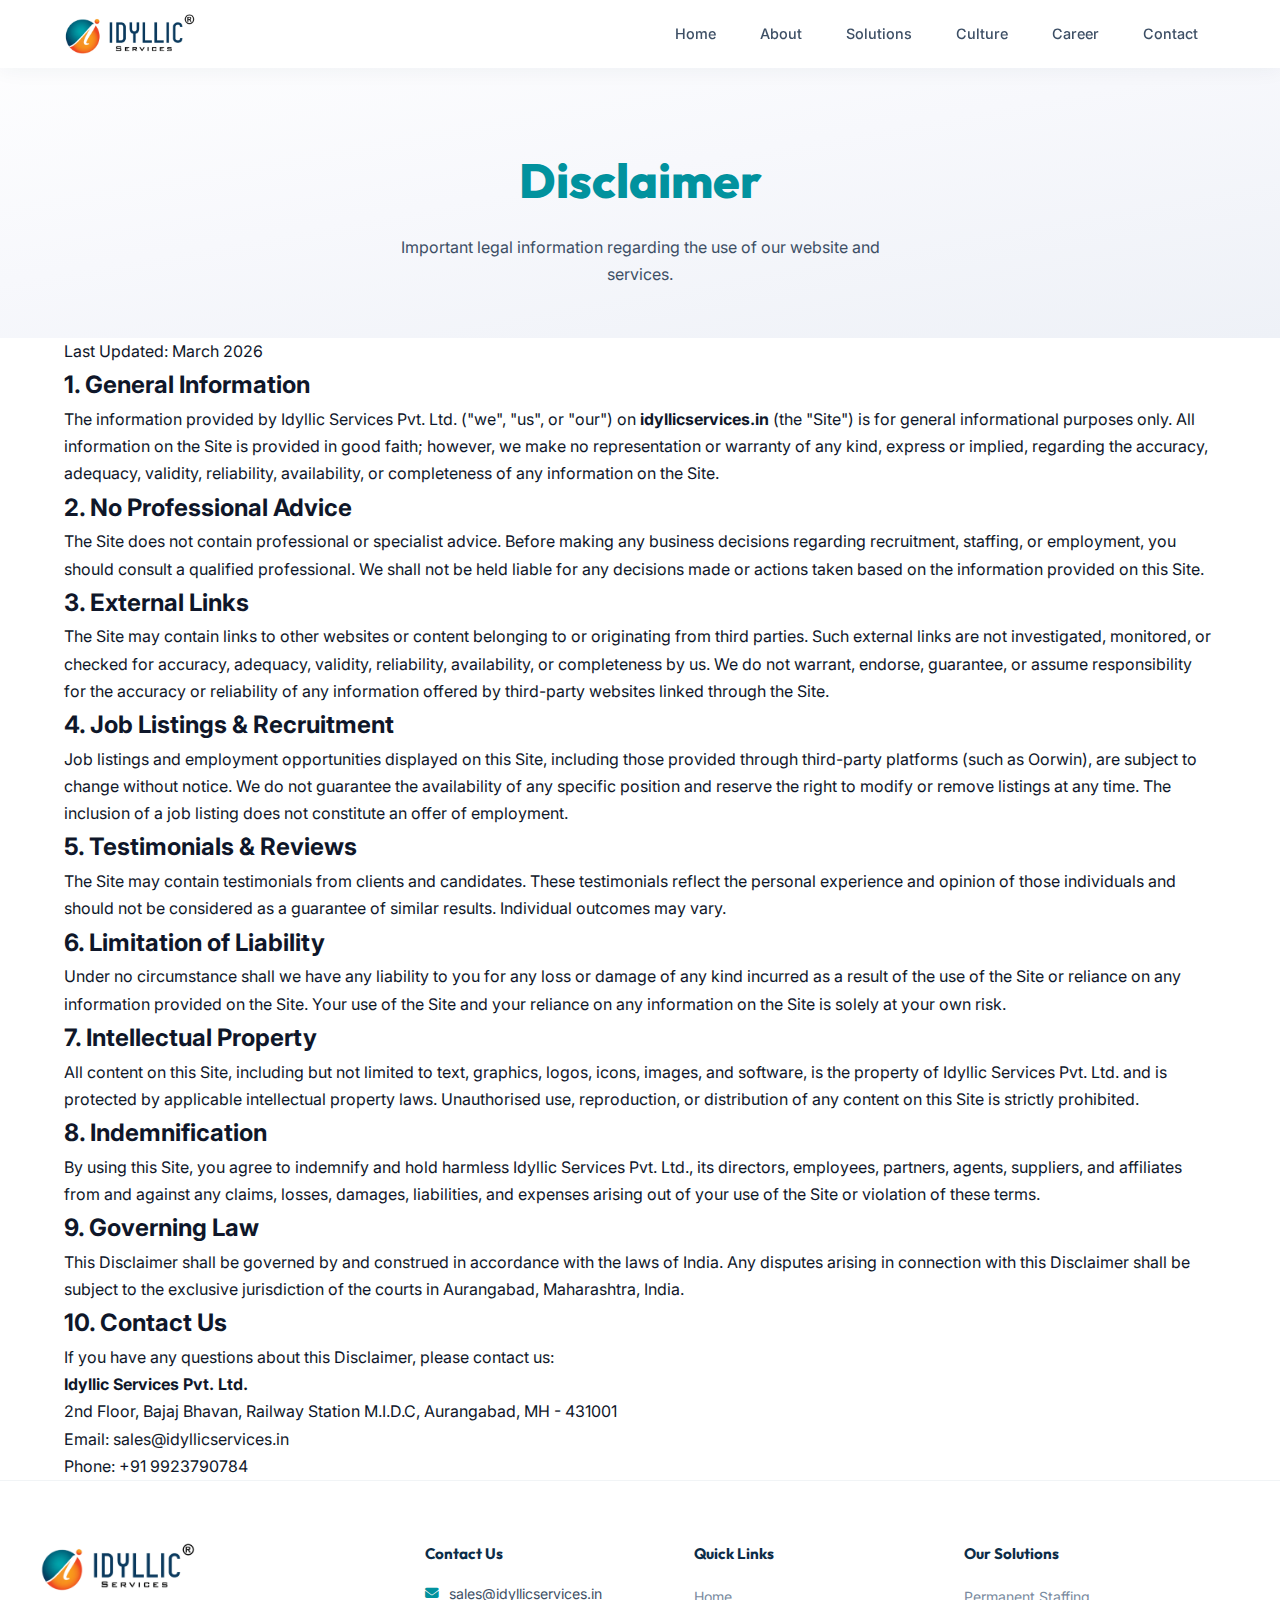
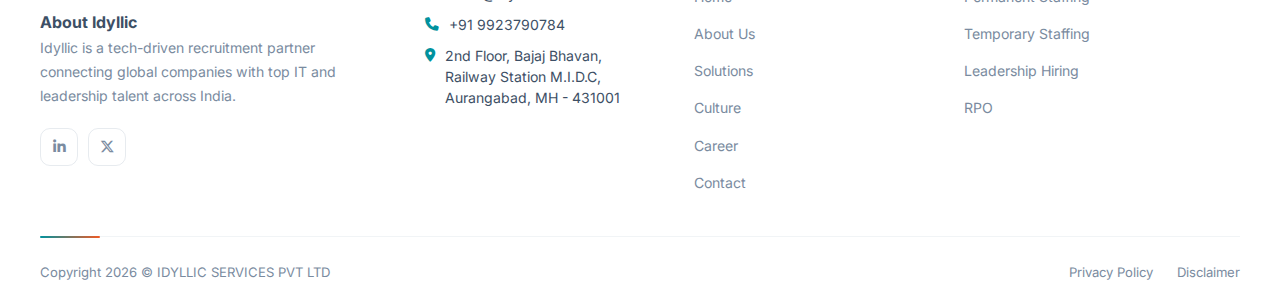
<file: disclaimer.html>
<!DOCTYPE html>
<html lang="en">

<head>
    <meta charset="UTF-8">
    <meta name="viewport" content="width=device-width, initial-scale=1.0">
    <title>Disclaimer – Idyllic Services® Pvt. Ltd.</title>
    <meta name="description"
        content="Read the Disclaimer of Idyllic Services Pvt. Ltd. regarding website content, external links, and professional advice limitations.">
    <link rel="icon" type="image/svg+xml" href="favicon.svg">
    <link rel="preconnect" href="https://fonts.googleapis.com">
    <link rel="preconnect" href="https://fonts.gstatic.com" crossorigin>
    <link
        href="https://fonts.googleapis.com/css2?family=Inter:wght@300;400;500;600;700;800;900&family=Outfit:wght@300;400;500;600;700;800;900&display=swap"
        rel="stylesheet">
    <link rel="stylesheet" href="https://cdnjs.cloudflare.com/ajax/libs/font-awesome/6.5.1/css/all.min.css">
    <link rel="stylesheet" href="main.css">
</head>

<body>
    <nav class="navbar scrolled" id="navbar">
        <div class="nav-container">
            <a href="index.html" class="nav-logo">
                <img src="logo.webp" alt="Idyllic Services®" class="nav-logo-img">
            </a>
            <ul class="nav-links">
                <li><a href="index.html" class="nav-link">Home</a></li>
                <li><a href="about.html" class="nav-link">About</a></li>
                <li><a href="solutions.html" class="nav-link">Solutions</a></li>
                <li><a href="culture.html" class="nav-link">Culture</a></li>
                <li><a href="career.html" class="nav-link">Career</a></li>
                <li><a href="contact.html" class="nav-link">Contact</a></li>
            </ul>
            <button class="nav-toggle" id="navToggle">
                <span></span><span></span><span></span>
            </button>
        </div>
    </nav>

    <div class="mobile-menu" id="mobileMenu">
        <div class="mobile-menu-content">
            <ul class="mobile-links">
                <li><a href="index.html" class="mobile-link">Home</a></li>
                <li><a href="about.html" class="mobile-link">About</a></li>
                <li><a href="solutions.html" class="mobile-link">Solutions</a></li>
                <li><a href="culture.html" class="mobile-link">Culture</a></li>
                <li><a href="career.html" class="mobile-link">Career</a></li>
                <li><a href="contact.html" class="mobile-link">Contact</a></li>
            </ul>
        </div>
    </div>

    <section class="subpage-header">
        <div class="section-container">
            <h1><span class="text-accent">Disclaimer</span></h1>
            <p>Important legal information regarding the use of our website and services.</p>
        </div>
    </section>

    <section class="legal-content">
        <div class="section-container">
            <div class="legal-body">
                <p class="legal-updated">Last Updated: March 2026</p>

                <h2>1. General Information</h2>
                <p>The information provided by Idyllic Services Pvt. Ltd. ("we", "us", or "our") on
                    <strong>idyllicservices.in</strong> (the "Site") is for general informational purposes only. All
                    information on the Site is provided in good faith; however, we make no representation or warranty of
                    any kind, express or implied, regarding the accuracy, adequacy, validity, reliability, availability,
                    or completeness of any information on the Site.
                </p>

                <h2>2. No Professional Advice</h2>
                <p>The Site does not contain professional or specialist advice. Before making any business decisions
                    regarding recruitment, staffing, or employment, you should consult a qualified professional. We
                    shall
                    not be held liable for any decisions made or actions taken based on the information provided on this
                    Site.</p>

                <h2>3. External Links</h2>
                <p>The Site may contain links to other websites or content belonging to or originating from third
                    parties. Such external links are not investigated, monitored, or checked for accuracy, adequacy,
                    validity, reliability, availability, or completeness by us. We do not warrant, endorse, guarantee,
                    or assume responsibility for the accuracy or reliability of any information offered by third-party
                    websites linked through the Site.</p>

                <h2>4. Job Listings & Recruitment</h2>
                <p>Job listings and employment opportunities displayed on this Site, including those provided through
                    third-party platforms (such as Oorwin), are subject to change without notice. We do not guarantee
                    the
                    availability of any specific position and reserve the right to modify or remove listings at any
                    time.
                    The inclusion of a job listing does not constitute an offer of employment.</p>

                <h2>5. Testimonials & Reviews</h2>
                <p>The Site may contain testimonials from clients and candidates. These testimonials reflect the
                    personal
                    experience and opinion of those individuals and should not be considered as a guarantee of similar
                    results. Individual outcomes may vary.</p>

                <h2>6. Limitation of Liability</h2>
                <p>Under no circumstance shall we have any liability to you for any loss or damage of any kind incurred
                    as a result of the use of the Site or reliance on any information provided on the Site. Your use of
                    the Site and your reliance on any information on the Site is solely at your own risk.</p>

                <h2>7. Intellectual Property</h2>
                <p>All content on this Site, including but not limited to text, graphics, logos, icons, images, and
                    software, is the property of Idyllic Services Pvt. Ltd. and is protected by applicable intellectual
                    property laws. Unauthorised use, reproduction, or distribution of any content on this Site is
                    strictly prohibited.</p>

                <h2>8. Indemnification</h2>
                <p>By using this Site, you agree to indemnify and hold harmless Idyllic Services Pvt. Ltd., its
                    directors, employees, partners, agents, suppliers, and affiliates from and against any claims,
                    losses, damages, liabilities, and expenses arising out of your use of the Site or violation of these
                    terms.</p>

                <h2>9. Governing Law</h2>
                <p>This Disclaimer shall be governed by and construed in accordance with the laws of India. Any disputes
                    arising in connection with this Disclaimer shall be subject to the exclusive jurisdiction of the
                    courts in Aurangabad, Maharashtra, India.</p>

                <h2>10. Contact Us</h2>
                <p>If you have any questions about this Disclaimer, please contact us:</p>
                <div class="legal-contact-info">
                    <p><strong>Idyllic Services Pvt. Ltd.</strong></p>
                    <p>2nd Floor, Bajaj Bhavan, Railway Station M.I.D.C, Aurangabad, MH - 431001</p>
                    <p>Email: <a href="mailto:sales@idyllicservices.in">sales@idyllicservices.in</a></p>
                    <p>Phone: <a href="tel:9923790784">+91 9923790784</a></p>
                </div>
            </div>
        </div>
    </section>

    <!-- Footer -->
    <footer class="footer">
        <div class="footer-top section-container">
            <div class="footer-grid">
                <div class="footer-about">
                    <div class="footer-logo">
                        <a href="index.html">
                            <img src="logo.webp" alt="Idyllic Services®" class="footer-logo-img">
                        </a>
                    </div>
                    <h4>About Idyllic</h4>
                    <p class="footer-desc">Idyllic is a tech-driven recruitment partner connecting global companies with
                        top IT and leadership talent across India.</p>
                    <div class="footer-socials">
                        <a href="https://www.linkedin.com/company/idyllic-technology-solutions" target="_blank"><i
                                class="fab fa-linkedin-in"></i></a>
                        <a href="https://twitter.com/IdyllicServices" target="_blank"><i
                                class="fab fa-x-twitter"></i></a>
                    </div>
                </div>
                <div class="footer-links-group">
                    <h4>Contact Us</h4>
                    <ul class="footer-contact">
                        <li><i class="fas fa-envelope"></i><a
                                href="mailto:sales@idyllicservices.in">sales@idyllicservices.in</a></li>
                        <li><i class="fas fa-phone"></i><a href="tel:9923790784">+91 9923790784</a></li>
                        <li><i class="fas fa-location-dot"></i><span>2nd Floor, Bajaj Bhavan, Railway Station M.I.D.C,
                                Aurangabad, MH - 431001</span></li>
                    </ul>
                </div>
                <div class="footer-links-group">
                    <h4>Quick Links</h4>
                    <ul>
                        <li><a href="index.html">Home</a></li>
                        <li><a href="about.html">About Us</a></li>
                        <li><a href="solutions.html">Solutions</a></li>
                        <li><a href="culture.html">Culture</a></li>
                        <li><a href="career.html">Career</a></li>
                        <li><a href="contact.html">Contact</a></li>
                    </ul>
                </div>
                <div class="footer-links-group">
                    <h4>Our Solutions</h4>
                    <ul>
                        <li><a href="solutions.html">Permanent Staffing</a></li>
                        <li><a href="solutions.html">Temporary Staffing</a></li>
                        <li><a href="solutions.html">Leadership Hiring</a></li>
                        <li><a href="solutions.html">RPO</a></li>
                    </ul>
                </div>
            </div>
        </div>
        <div class="footer-bottom section-container">
            <div class="footer-bottom-content">
                <p>Copyright 2026 © IDYLLIC SERVICES PVT LTD</p>
                <div class="footer-bottom-links">
                    <a href="privacy-policy.html">Privacy Policy</a>
                    <a href="disclaimer.html">Disclaimer</a>
                </div>
            </div>
        </div>
    </footer>

    <script src="app.js"></script>
</body>

</html>
</file>
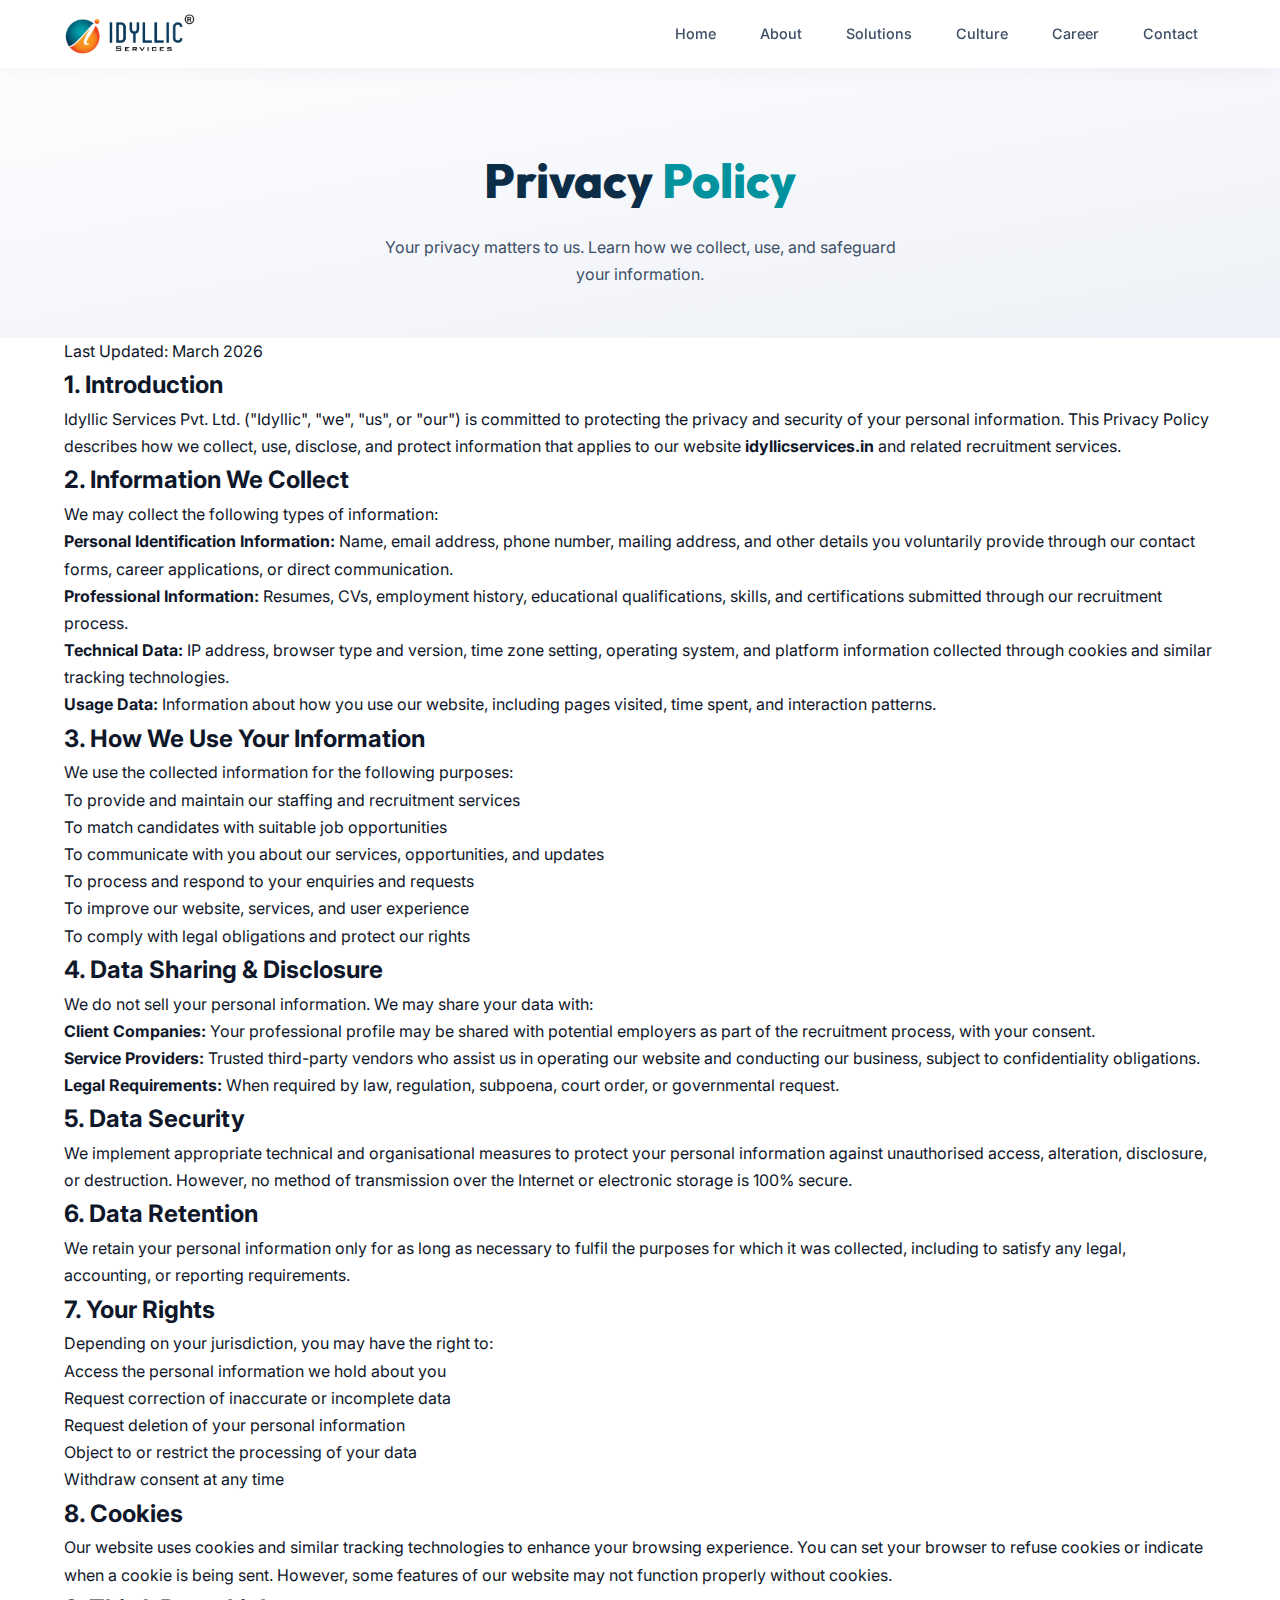
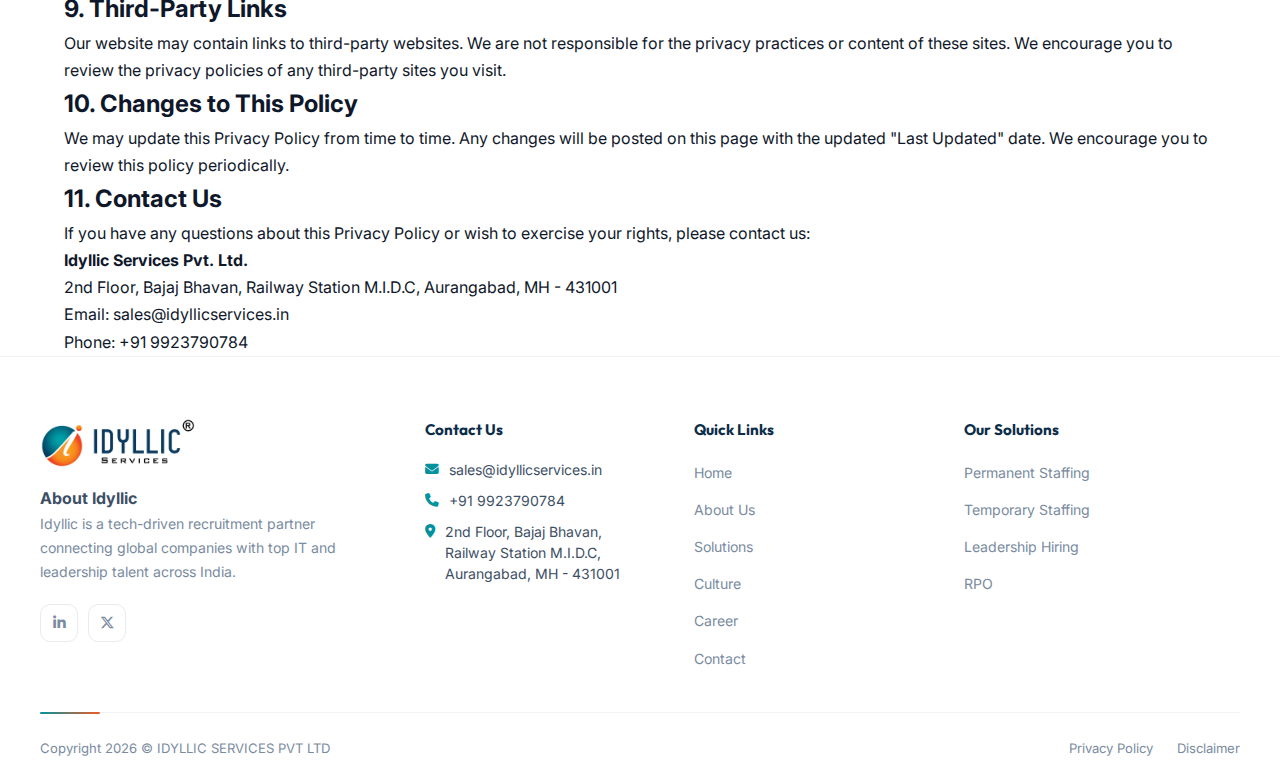
<file: privacy-policy.html>
<!DOCTYPE html>
<html lang="en">

<head>
    <meta charset="UTF-8">
    <meta name="viewport" content="width=device-width, initial-scale=1.0">
    <title>Privacy Policy – Idyllic Services® Pvt. Ltd.</title>
    <meta name="description"
        content="Read Idyllic Services' Privacy Policy to understand how we collect, use, and protect your personal information.">
    <link rel="icon" type="image/svg+xml" href="favicon.svg">
    <link rel="preconnect" href="https://fonts.googleapis.com">
    <link rel="preconnect" href="https://fonts.gstatic.com" crossorigin>
    <link
        href="https://fonts.googleapis.com/css2?family=Inter:wght@300;400;500;600;700;800;900&family=Outfit:wght@300;400;500;600;700;800;900&display=swap"
        rel="stylesheet">
    <link rel="stylesheet" href="https://cdnjs.cloudflare.com/ajax/libs/font-awesome/6.5.1/css/all.min.css">
    <link rel="stylesheet" href="main.css">
</head>

<body>
    <nav class="navbar scrolled" id="navbar">
        <div class="nav-container">
            <a href="index.html" class="nav-logo">
                <img src="logo.webp" alt="Idyllic Services®" class="nav-logo-img">
            </a>
            <ul class="nav-links">
                <li><a href="index.html" class="nav-link">Home</a></li>
                <li><a href="about.html" class="nav-link">About</a></li>
                <li><a href="solutions.html" class="nav-link">Solutions</a></li>
                <li><a href="culture.html" class="nav-link">Culture</a></li>
                <li><a href="career.html" class="nav-link">Career</a></li>
                <li><a href="contact.html" class="nav-link">Contact</a></li>
            </ul>
            <button class="nav-toggle" id="navToggle">
                <span></span><span></span><span></span>
            </button>
        </div>
    </nav>

    <div class="mobile-menu" id="mobileMenu">
        <div class="mobile-menu-content">
            <ul class="mobile-links">
                <li><a href="index.html" class="mobile-link">Home</a></li>
                <li><a href="about.html" class="mobile-link">About</a></li>
                <li><a href="solutions.html" class="mobile-link">Solutions</a></li>
                <li><a href="culture.html" class="mobile-link">Culture</a></li>
                <li><a href="career.html" class="mobile-link">Career</a></li>
                <li><a href="contact.html" class="mobile-link">Contact</a></li>
            </ul>
        </div>
    </div>

    <section class="subpage-header">
        <div class="section-container">
            <h1>Privacy <span class="text-accent">Policy</span></h1>
            <p>Your privacy matters to us. Learn how we collect, use, and safeguard your information.</p>
        </div>
    </section>

    <section class="legal-content">
        <div class="section-container">
            <div class="legal-body">
                <p class="legal-updated">Last Updated: March 2026</p>

                <h2>1. Introduction</h2>
                <p>Idyllic Services Pvt. Ltd. ("Idyllic", "we", "us", or "our") is committed to protecting the privacy
                    and security of your personal information. This Privacy Policy describes how we collect, use,
                    disclose, and protect information that applies to our website
                    <strong>idyllicservices.in</strong> and related recruitment services.
                </p>

                <h2>2. Information We Collect</h2>
                <p>We may collect the following types of information:</p>
                <ul>
                    <li><strong>Personal Identification Information:</strong> Name, email address, phone number, mailing
                        address, and other details you voluntarily provide through our contact forms, career
                        applications, or direct communication.</li>
                    <li><strong>Professional Information:</strong> Resumes, CVs, employment history, educational
                        qualifications, skills, and certifications submitted through our recruitment process.</li>
                    <li><strong>Technical Data:</strong> IP address, browser type and version, time zone setting,
                        operating system, and platform information collected through cookies and similar tracking
                        technologies.</li>
                    <li><strong>Usage Data:</strong> Information about how you use our website, including pages visited,
                        time spent, and interaction patterns.</li>
                </ul>

                <h2>3. How We Use Your Information</h2>
                <p>We use the collected information for the following purposes:</p>
                <ul>
                    <li>To provide and maintain our staffing and recruitment services</li>
                    <li>To match candidates with suitable job opportunities</li>
                    <li>To communicate with you about our services, opportunities, and updates</li>
                    <li>To process and respond to your enquiries and requests</li>
                    <li>To improve our website, services, and user experience</li>
                    <li>To comply with legal obligations and protect our rights</li>
                </ul>

                <h2>4. Data Sharing & Disclosure</h2>
                <p>We do not sell your personal information. We may share your data with:</p>
                <ul>
                    <li><strong>Client Companies:</strong> Your professional profile may be shared with potential
                        employers as part of the recruitment process, with your consent.</li>
                    <li><strong>Service Providers:</strong> Trusted third-party vendors who assist us in operating our
                        website and conducting our business, subject to confidentiality obligations.</li>
                    <li><strong>Legal Requirements:</strong> When required by law, regulation, subpoena, court order, or
                        governmental request.</li>
                </ul>

                <h2>5. Data Security</h2>
                <p>We implement appropriate technical and organisational measures to protect your personal information
                    against unauthorised access, alteration, disclosure, or destruction. However, no method of
                    transmission over the Internet or electronic storage is 100% secure.</p>

                <h2>6. Data Retention</h2>
                <p>We retain your personal information only for as long as necessary to fulfil the purposes for which it
                    was collected, including to satisfy any legal, accounting, or reporting requirements.</p>

                <h2>7. Your Rights</h2>
                <p>Depending on your jurisdiction, you may have the right to:</p>
                <ul>
                    <li>Access the personal information we hold about you</li>
                    <li>Request correction of inaccurate or incomplete data</li>
                    <li>Request deletion of your personal information</li>
                    <li>Object to or restrict the processing of your data</li>
                    <li>Withdraw consent at any time</li>
                </ul>

                <h2>8. Cookies</h2>
                <p>Our website uses cookies and similar tracking technologies to enhance your browsing experience. You
                    can set your browser to refuse cookies or indicate when a cookie is being sent. However, some
                    features of our website may not function properly without cookies.</p>

                <h2>9. Third-Party Links</h2>
                <p>Our website may contain links to third-party websites. We are not responsible for the privacy
                    practices or content of these sites. We encourage you to review the privacy policies of any
                    third-party sites you visit.</p>

                <h2>10. Changes to This Policy</h2>
                <p>We may update this Privacy Policy from time to time. Any changes will be posted on this page with the
                    updated "Last Updated" date. We encourage you to review this policy periodically.</p>

                <h2>11. Contact Us</h2>
                <p>If you have any questions about this Privacy Policy or wish to exercise your rights, please contact
                    us:</p>
                <div class="legal-contact-info">
                    <p><strong>Idyllic Services Pvt. Ltd.</strong></p>
                    <p>2nd Floor, Bajaj Bhavan, Railway Station M.I.D.C, Aurangabad, MH - 431001</p>
                    <p>Email: <a href="mailto:sales@idyllicservices.in">sales@idyllicservices.in</a></p>
                    <p>Phone: <a href="tel:9923790784">+91 9923790784</a></p>
                </div>
            </div>
        </div>
    </section>

    <!-- Footer -->
    <footer class="footer">
        <div class="footer-top section-container">
            <div class="footer-grid">
                <div class="footer-about">
                    <div class="footer-logo">
                        <a href="index.html">
                            <img src="logo.webp" alt="Idyllic Services®" class="footer-logo-img">
                        </a>
                    </div>
                    <h4>About Idyllic</h4>
                    <p class="footer-desc">Idyllic is a tech-driven recruitment partner connecting global companies with
                        top IT and leadership talent across India.</p>
                    <div class="footer-socials">
                        <a href="https://www.linkedin.com/company/idyllic-technology-solutions" target="_blank"><i
                                class="fab fa-linkedin-in"></i></a>
                        <a href="https://twitter.com/IdyllicServices" target="_blank"><i
                                class="fab fa-x-twitter"></i></a>
                    </div>
                </div>
                <div class="footer-links-group">
                    <h4>Contact Us</h4>
                    <ul class="footer-contact">
                        <li><i class="fas fa-envelope"></i><a
                                href="mailto:sales@idyllicservices.in">sales@idyllicservices.in</a></li>
                        <li><i class="fas fa-phone"></i><a href="tel:9923790784">+91 9923790784</a></li>
                        <li><i class="fas fa-location-dot"></i><span>2nd Floor, Bajaj Bhavan, Railway Station M.I.D.C,
                                Aurangabad, MH - 431001</span></li>
                    </ul>
                </div>
                <div class="footer-links-group">
                    <h4>Quick Links</h4>
                    <ul>
                        <li><a href="index.html">Home</a></li>
                        <li><a href="about.html">About Us</a></li>
                        <li><a href="solutions.html">Solutions</a></li>
                        <li><a href="culture.html">Culture</a></li>
                        <li><a href="career.html">Career</a></li>
                        <li><a href="contact.html">Contact</a></li>
                    </ul>
                </div>
                <div class="footer-links-group">
                    <h4>Our Solutions</h4>
                    <ul>
                        <li><a href="solutions.html">Permanent Staffing</a></li>
                        <li><a href="solutions.html">Temporary Staffing</a></li>
                        <li><a href="solutions.html">Leadership Hiring</a></li>
                        <li><a href="solutions.html">RPO</a></li>
                    </ul>
                </div>
            </div>
        </div>
        <div class="footer-bottom section-container">
            <div class="footer-bottom-content">
                <p>Copyright 2026 © IDYLLIC SERVICES PVT LTD</p>
                <div class="footer-bottom-links">
                    <a href="privacy-policy.html">Privacy Policy</a>
                    <a href="disclaimer.html">Disclaimer</a>
                </div>
            </div>
        </div>
    </footer>

    <script src="app.js"></script>
</body>

</html>
</file>
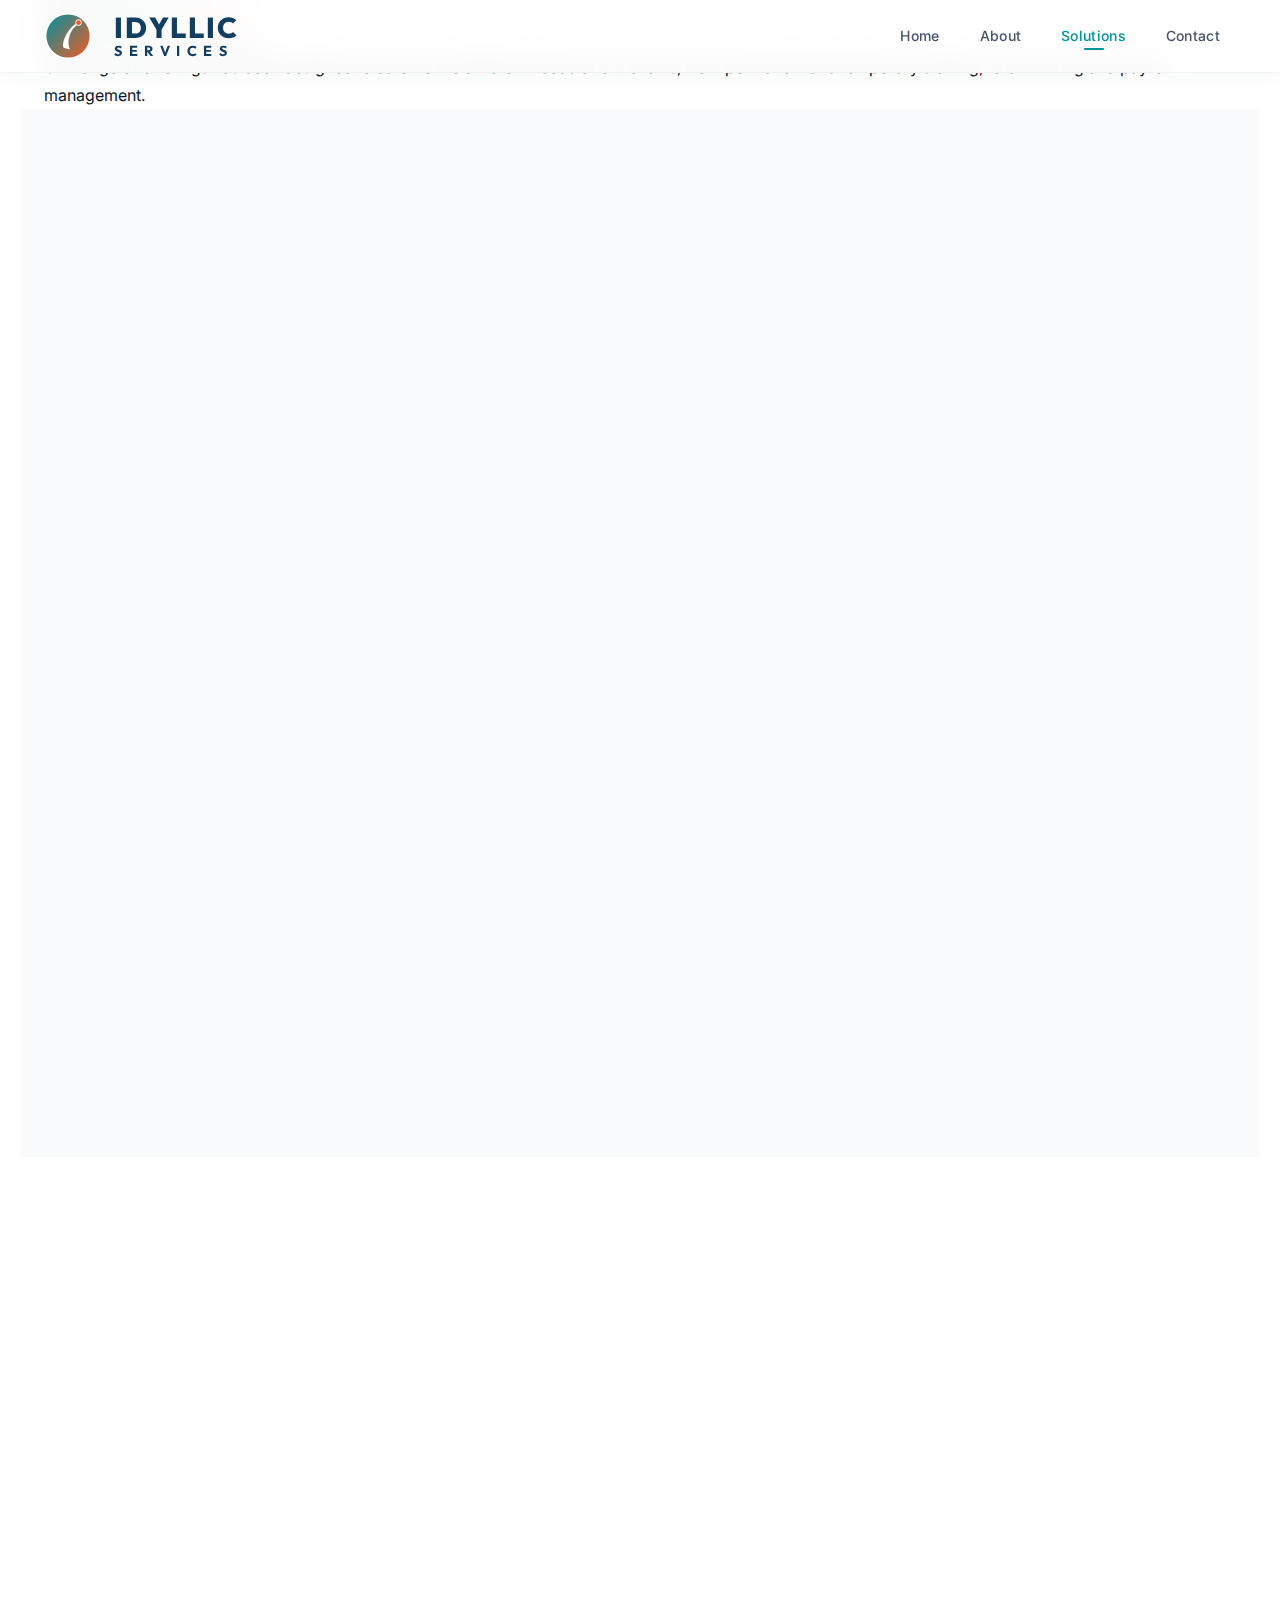
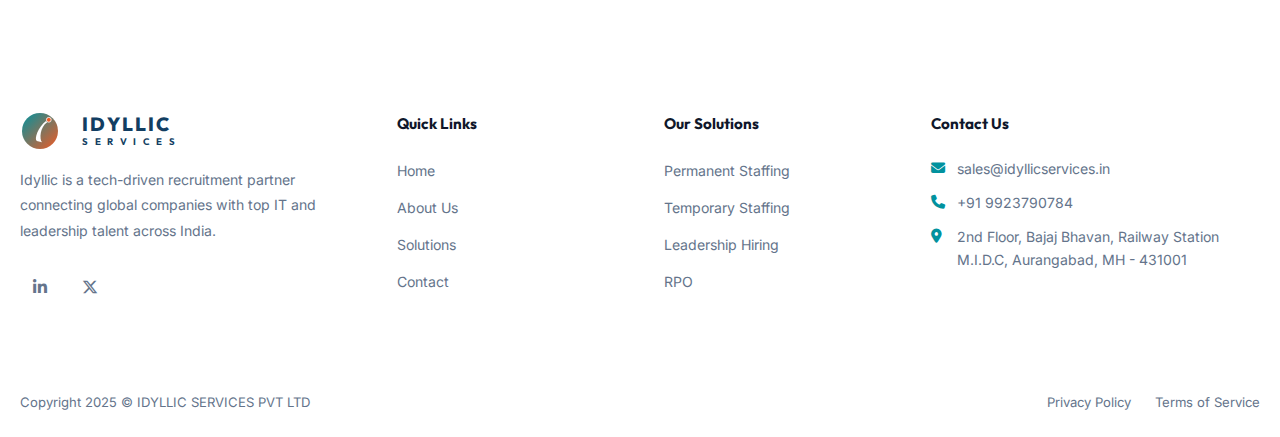
<file: products.html>
<!DOCTYPE html>
<html lang="en">

<head>
    <meta charset="UTF-8">
    <meta name="viewport" content="width=device-width, initial-scale=1.0">
    <title>Our Solutions – Idyllic Services | Staffing & Recruitment</title>
    <meta name="description"
        content="Explore Idyllic Services' staffing solutions — permanent staffing, temporary staffing, leadership hiring, and recruitment process outsourcing.">
    <link rel="preconnect" href="https://fonts.googleapis.com">
    <link rel="preconnect" href="https://fonts.gstatic.com" crossorigin>
    <link
        href="https://fonts.googleapis.com/css2?family=Inter:wght@300;400;500;600;700;800;900&family=Outfit:wght@300;400;500;600;700;800;900&display=swap"
        rel="stylesheet">
    <link rel="stylesheet" href="https://cdnjs.cloudflare.com/ajax/libs/font-awesome/6.5.1/css/all.min.css">
    <link rel="stylesheet" href="styles.css">
</head>

<body>
    <nav class="navbar scrolled" id="navbar">
        <div class="nav-container">
            <a href="index.html" class="nav-logo">
                <div class="logo-wrapper">
                    <svg viewBox="0 0 100 100" class="brand-logo-svg" xmlns="http://www.w3.org/2000/svg">
                        <defs>
                            <linearGradient id="logoGradient" x1="0%" y1="0%" x2="100%" y2="100%">
                                <stop offset="0%" style="stop-color:#01929e;stop-opacity:1" />
                                <stop offset="100%" style="stop-color:#f15a24;stop-opacity:1" />
                            </linearGradient>
                        </defs>
                        <circle cx="50" cy="50" r="45" fill="url(#logoGradient)" />
                        <path d="M42 75 C35 70, 45 40, 65 25 L68 28 C50 40, 48 70, 55 78 Z" fill="white" />
                        <circle cx="72" cy="22" r="6" fill="#f15a24" stroke="white" stroke-width="2" />
                    </svg>
                </div>
                <div class="brand-text-wrapper">
                    <span class="logo-text-top">IDYLLIC</span>
                    <span class="logo-text-bottom">SERVICES</span>
                </div>
            </a>
            <ul class="nav-links">
                <li><a href="index.html" class="nav-link">Home</a></li>
                <li><a href="about.html" class="nav-link">About</a></li>
                <li><a href="products.html" class="nav-link active">Solutions</a></li>
                <li><a href="contact.html" class="nav-link">Contact</a></li>
            </ul>
            <button class="nav-toggle" id="navToggle">
                <span></span><span></span><span></span>
            </button>
        </div>
    </nav>

    <!-- Mobile Menu -->
    <div class="mobile-menu" id="mobileMenu">
        <div class="mobile-menu-content">
            <ul class="mobile-links">
                <li><a href="index.html" class="mobile-link">Home</a></li>
                <li><a href="about.html" class="mobile-link">About</a></li>
                <li><a href="products.html" class="mobile-link">Solutions</a></li>
                <li><a href="contact.html" class="mobile-link">Contact</a></li>
            </ul>
        </div>
    </div>

    <section class="subpage-header">
        <div class="section-container">
            <h1>Our <span class="text-accent">Solutions</span></h1>
            <p>Our range of offerings has been designed to cater to the different needs of our clients, from permanent
                and temporary staffing, to bulk hiring and payroll management.</p>
        </div>
    </section>

    <!-- Solutions Detail -->
    <section class="solutions section-container" id="solutions-page">
        <div class="solutions-grid">
            <div class="solution-card" data-animate="fade-up">
                <span class="solution-number">01</span>
                <div class="solution-icon"><i class="fas fa-user-tie"></i></div>
                <h3 class="solution-title">Permanent Staffing</h3>
                <p class="solution-desc">Build your dream team with access to fully screened and qualified candidates
                    across every industry. Our team of expert recruiters guarantees an 80% rate of accuracy,
                    substantially reducing your time-to-hire. We understand the importance of cultural fit and long-term
                    contribution, ensuring every candidate is aligned with your company's vision and values.</p>
                <a href="contact.html" class="solution-link">Get Started <i class="fas fa-arrow-right"></i></a>
            </div>
            <div class="solution-card" data-animate="fade-up" data-delay="100">
                <span class="solution-number">02</span>
                <div class="solution-icon"><i class="fas fa-clock"></i></div>
                <h3 class="solution-title">Temporary Staffing</h3>
                <p class="solution-desc">Hire professionals for time-based or short-term projects, and scale your teams
                    up and down according to your immediate business needs. Build limitless capabilities with on-demand
                    talent for specific skill-sets. Our temporary staffing solutions offer flexibility without
                    compromising on quality, ensuring you meet project deadlines with the right expertise.</p>
                <a href="contact.html" class="solution-link">Get Started <i class="fas fa-arrow-right"></i></a>
            </div>
            <div class="solution-card" data-animate="fade-up" data-delay="200">
                <span class="solution-number">03</span>
                <div class="solution-icon"><i class="fas fa-crown"></i></div>
                <h3 class="solution-title">Targeted Leadership & C-Suite Hiring</h3>
                <p class="solution-desc">We excel at identifying and attracting visionary leaders who align with your
                    strategic goals. With access to CXO-level talent from the fastest-growing companies across all
                    industries, we leverage our deep industry insights to secure the executive talent that will drive
                    your company's success. From CTOs to Managing Directors, we deliver top-caliber leadership.</p>
                <a href="contact.html" class="solution-link">Get Started <i class="fas fa-arrow-right"></i></a>
            </div>
            <div class="solution-card" data-animate="fade-up" data-delay="300">
                <span class="solution-number">04</span>
                <div class="solution-icon"><i class="fas fa-gears"></i></div>
                <h3 class="solution-title">Recruitment Process Outsourcing</h3>
                <p class="solution-desc">Finding the right talent at the ideal location can be challenging and costly.
                    From talent sourcing and screening, to interviewing, hiring and onboarding – we undertake your
                    complete recruitment process. The result? Reduced hiring costs, improved time-to-fill rates, and
                    substantially improved candidate quality and accuracy.</p>
                <a href="contact.html" class="solution-link">Get Started <i class="fas fa-arrow-right"></i></a>
            </div>
        </div>
    </section>

    <!-- CTA -->
    <section class="cta-section">
        <div class="section-container">
            <div class="cta-content" data-animate="fade-up">
                <h2 class="cta-title">Ready to Build Your <span class="text-accent">Dream Team?</span></h2>
                <p class="cta-subtitle">Connect with our recruitment experts today and discover how we can help you hire
                    faster, smarter, and more cost-effectively.</p>
                <div class="cta-buttons">
                    <a href="contact.html" class="btn btn-primary btn-lg"><span>Schedule a Consultation</span><i
                            class="fas fa-arrow-right"></i></a>
                </div>
            </div>
        </div>
    </section>

    <!-- Footer -->
    <footer class="footer">
        <div class="footer-top section-container">
            <div class="footer-grid">
                <div class="footer-about">
                    <div class="footer-logo">
                        <div class="logo-wrapper small">
                            <svg viewBox="0 0 100 100" class="brand-logo-svg" xmlns="http://www.w3.org/2000/svg">
                                <defs>
                                    <linearGradient id="fLG3" x1="0%" y1="0%" x2="100%" y2="100%">
                                        <stop offset="0%" style="stop-color:#01929e" />
                                        <stop offset="100%" style="stop-color:#f15a24" />
                                    </linearGradient>
                                </defs>
                                <circle cx="50" cy="50" r="45" fill="url(#fLG3)" />
                                <path d="M42 75 C35 70, 45 40, 65 25 L68 28 C50 40, 48 70, 55 78 Z" fill="white" />
                                <circle cx="72" cy="22" r="6" fill="#f15a24" stroke="white" stroke-width="2" />
                            </svg>
                        </div>
                        <div class="brand-text-wrapper">
                            <span class="logo-text-top" style="font-size:1.2rem;">IDYLLIC</span>
                            <span class="logo-text-bottom" style="font-size:0.6rem;">SERVICES</span>
                        </div>
                    </div>
                    <p class="footer-desc">Idyllic is a tech-driven recruitment partner connecting global companies with
                        top IT and leadership talent across India.</p>
                    <div class="footer-socials">
                        <a href="https://www.linkedin.com/company/idyllic-technology-solutions" target="_blank"><i
                                class="fab fa-linkedin-in"></i></a>
                        <a href="https://twitter.com/IdyllicServices" target="_blank"><i
                                class="fab fa-x-twitter"></i></a>
                    </div>
                </div>
                <div class="footer-links-group">
                    <h4>Quick Links</h4>
                    <ul>
                        <li><a href="index.html">Home</a></li>
                        <li><a href="about.html">About Us</a></li>
                        <li><a href="products.html">Solutions</a></li>
                        <li><a href="contact.html">Contact</a></li>
                    </ul>
                </div>
                <div class="footer-links-group">
                    <h4>Our Solutions</h4>
                    <ul>
                        <li><a href="products.html">Permanent Staffing</a></li>
                        <li><a href="products.html">Temporary Staffing</a></li>
                        <li><a href="products.html">Leadership Hiring</a></li>
                        <li><a href="products.html">RPO</a></li>
                    </ul>
                </div>
                <div class="footer-links-group">
                    <h4>Contact Us</h4>
                    <ul class="footer-contact">
                        <li><i class="fas fa-envelope"></i><a
                                href="mailto:sales@idyllicservices.in">sales@idyllicservices.in</a></li>
                        <li><i class="fas fa-phone"></i><a href="tel:9923790784">+91 9923790784</a></li>
                        <li><i class="fas fa-location-dot"></i><span>2nd Floor, Bajaj Bhavan, Railway Station M.I.D.C,
                                Aurangabad, MH - 431001</span></li>
                    </ul>
                </div>
            </div>
        </div>
        <div class="footer-bottom section-container">
            <div class="footer-bottom-content">
                <p>Copyright 2025 © IDYLLIC SERVICES PVT LTD</p>
                <div class="footer-bottom-links">
                    <a href="#">Privacy Policy</a>
                    <a href="#">Terms of Service</a>
                </div>
            </div>
        </div>
    </footer>

    <script src="script.js"></script>
</body>

</html>
</file>
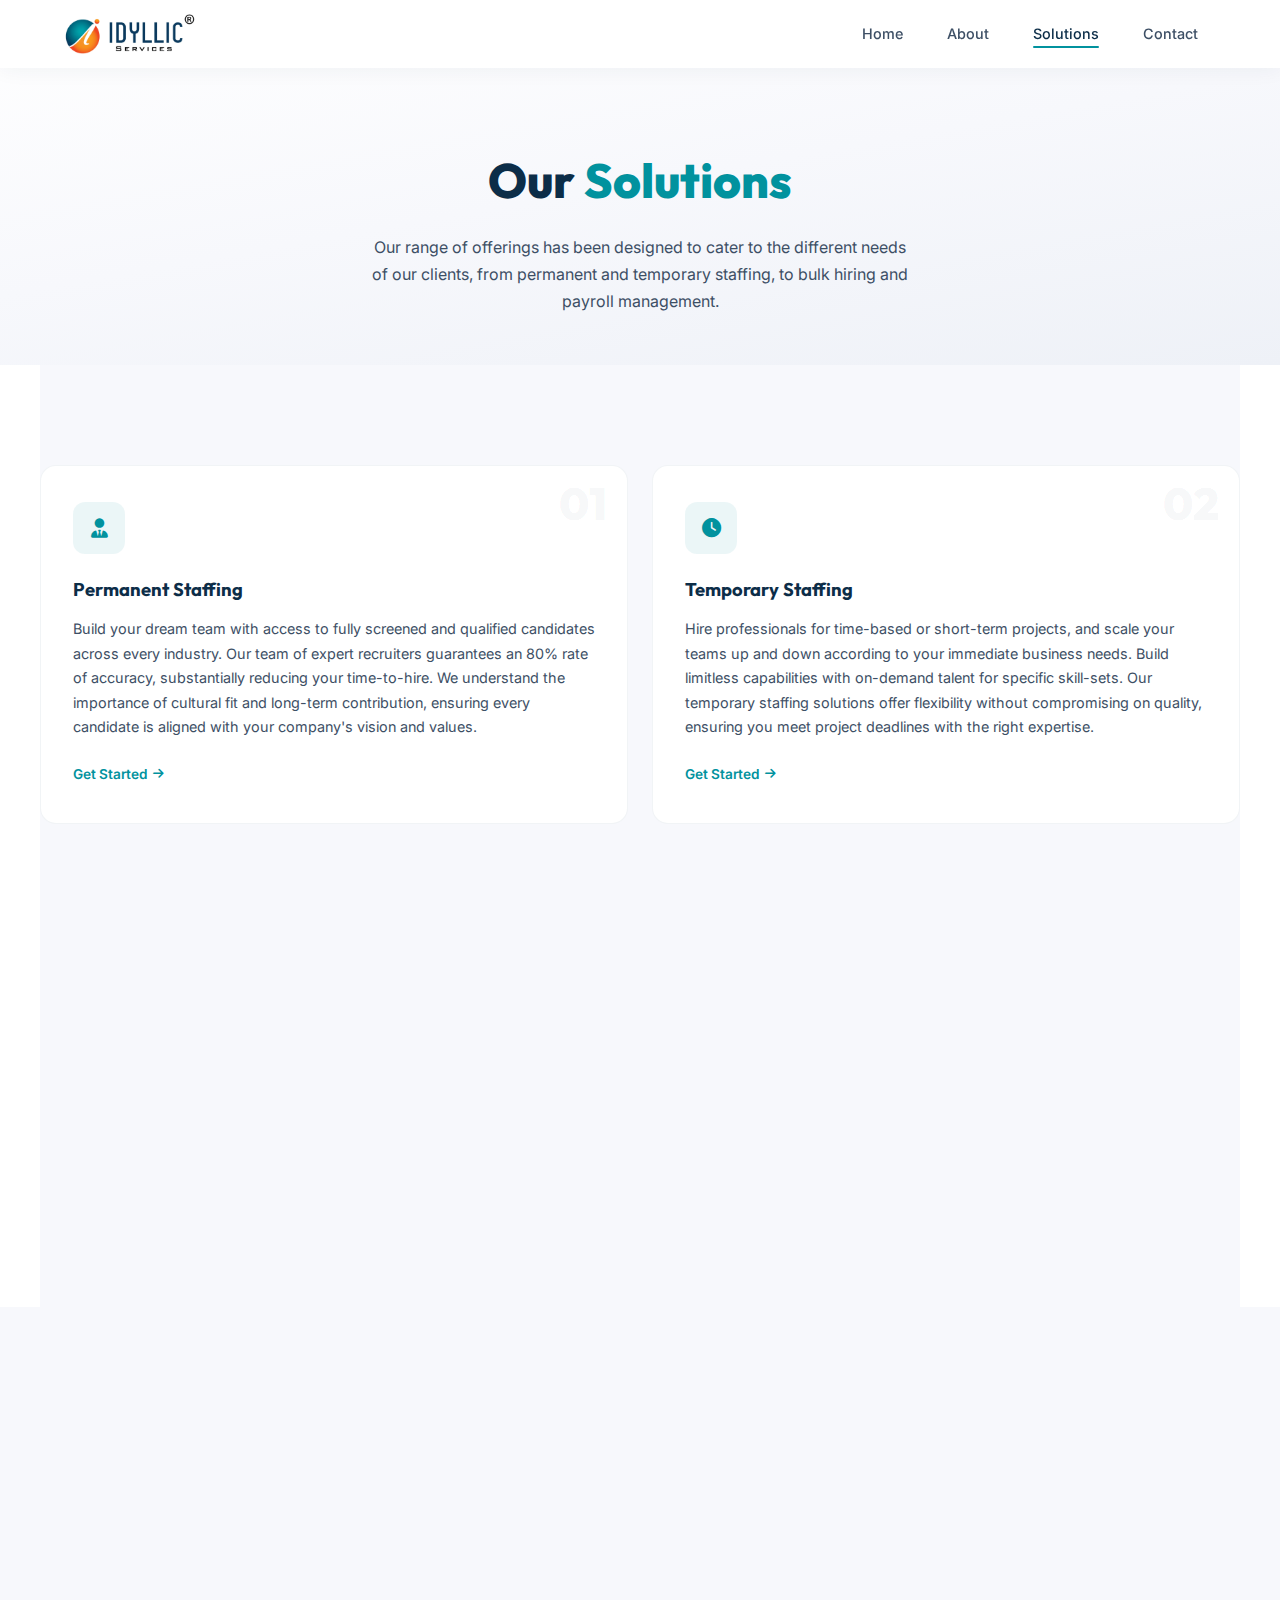
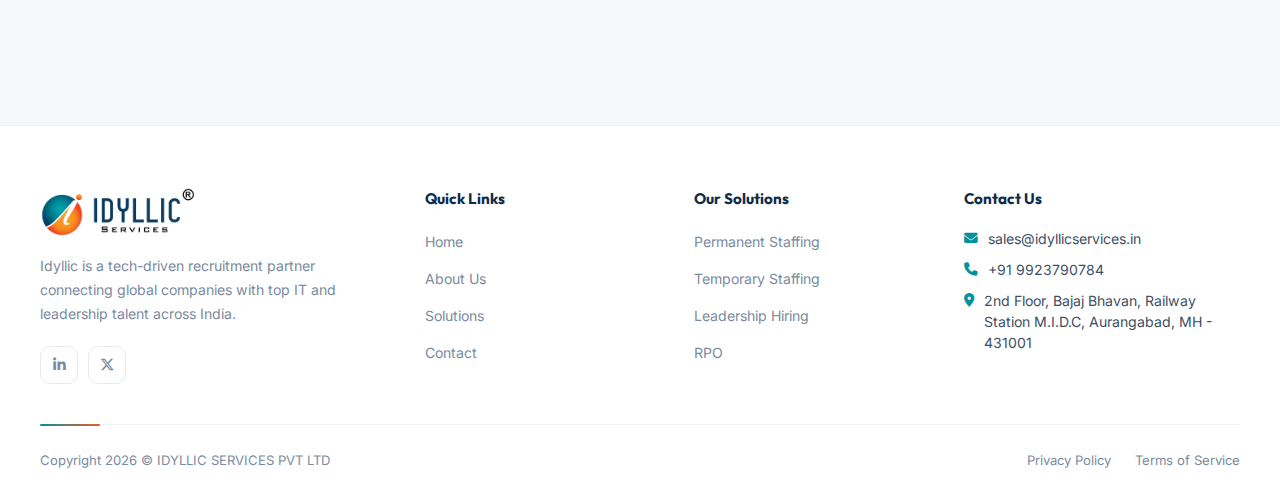
<file: solutions.html>
<!DOCTYPE html>
<html lang="en">

<head>
    <meta charset="UTF-8">
    <meta name="viewport" content="width=device-width, initial-scale=1.0">
    <title>Our Solutions – Idyllic Services® | Staffing & Recruitment</title>
    <meta name="description"
        content="Explore Idyllic Services' staffing solutions — permanent staffing, temporary staffing, leadership hiring, and recruitment process outsourcing.">
    <link rel="icon" type="image/svg+xml" href="favicon.svg">
    <link rel="preconnect" href="https://fonts.googleapis.com">
    <link rel="preconnect" href="https://fonts.gstatic.com" crossorigin>
    <link
        href="https://fonts.googleapis.com/css2?family=Inter:wght@300;400;500;600;700;800;900&family=Outfit:wght@300;400;500;600;700;800;900&display=swap"
        rel="stylesheet">
    <link rel="stylesheet" href="https://cdnjs.cloudflare.com/ajax/libs/font-awesome/6.5.1/css/all.min.css">
    <link rel="stylesheet" href="main.css">
</head>

<body>
    <nav class="navbar scrolled" id="navbar">
        <div class="nav-container">
            <a href="index.html" class="nav-logo">
                <img src="logo.webp" alt="Idyllic Services®" class="nav-logo-img">
            </a>
            <ul class="nav-links">
                <li><a href="index.html" class="nav-link">Home</a></li>
                <li><a href="about.html" class="nav-link">About</a></li>
                <li><a href="solutions.html" class="nav-link active">Solutions</a></li>
                <li><a href="contact.html" class="nav-link">Contact</a></li>
            </ul>
            <button class="nav-toggle" id="navToggle">
                <span></span><span></span><span></span>
            </button>
        </div>
    </nav>

    <!-- Mobile Menu -->
    <div class="mobile-menu" id="mobileMenu">
        <div class="mobile-menu-content">
            <ul class="mobile-links">
                <li><a href="index.html" class="mobile-link">Home</a></li>
                <li><a href="about.html" class="mobile-link">About</a></li>
                <li><a href="solutions.html" class="mobile-link">Solutions</a></li>
                <li><a href="contact.html" class="mobile-link">Contact</a></li>
            </ul>
        </div>
    </div>

    <section class="subpage-header">
        <div class="section-container">
            <h1>Our <span class="text-accent">Solutions</span></h1>
            <p>Our range of offerings has been designed to cater to the different needs of our clients, from permanent
                and temporary staffing, to bulk hiring and payroll management.</p>
        </div>
    </section>

    <!-- Solutions Detail -->
    <section class="solutions section-container" id="solutions-page">
        <div class="solutions-grid">
            <div class="solution-card" data-animate="fade-up">
                <span class="solution-number">01</span>
                <div class="solution-icon"><i class="fas fa-user-tie"></i></div>
                <h3 class="solution-title">Permanent Staffing</h3>
                <p class="solution-desc">Build your dream team with access to fully screened and qualified candidates
                    across every industry. Our team of expert recruiters guarantees an 80% rate of accuracy,
                    substantially reducing your time-to-hire. We understand the importance of cultural fit and long-term
                    contribution, ensuring every candidate is aligned with your company's vision and values.</p>
                <a href="contact.html" class="solution-link">Get Started <i class="fas fa-arrow-right"></i></a>
            </div>
            <div class="solution-card" data-animate="fade-up" data-delay="100">
                <span class="solution-number">02</span>
                <div class="solution-icon"><i class="fas fa-clock"></i></div>
                <h3 class="solution-title">Temporary Staffing</h3>
                <p class="solution-desc">Hire professionals for time-based or short-term projects, and scale your teams
                    up and down according to your immediate business needs. Build limitless capabilities with on-demand
                    talent for specific skill-sets. Our temporary staffing solutions offer flexibility without
                    compromising on quality, ensuring you meet project deadlines with the right expertise.</p>
                <a href="contact.html" class="solution-link">Get Started <i class="fas fa-arrow-right"></i></a>
            </div>
            <div class="solution-card" data-animate="fade-up" data-delay="200">
                <span class="solution-number">03</span>
                <div class="solution-icon"><i class="fas fa-crown"></i></div>
                <h3 class="solution-title">Targeted Leadership & C-Suite Hiring</h3>
                <p class="solution-desc">We excel at identifying and attracting visionary leaders who align with your
                    strategic goals. With access to CXO-level talent from the fastest-growing companies across all
                    industries, we leverage our deep industry insights to secure the executive talent that will drive
                    your company's success. From CTOs to Managing Directors, we deliver top-caliber leadership.</p>
                <a href="contact.html" class="solution-link">Get Started <i class="fas fa-arrow-right"></i></a>
            </div>
            <div class="solution-card" data-animate="fade-up" data-delay="300">
                <span class="solution-number">04</span>
                <div class="solution-icon"><i class="fas fa-gears"></i></div>
                <h3 class="solution-title">Recruitment Process Outsourcing</h3>
                <p class="solution-desc">Finding the right talent at the ideal location can be challenging and costly.
                    From talent sourcing and screening, to interviewing, hiring and onboarding – we undertake your
                    complete recruitment process. The result? Reduced hiring costs, improved time-to-fill rates, and
                    substantially improved candidate quality and accuracy.</p>
                <a href="contact.html" class="solution-link">Get Started <i class="fas fa-arrow-right"></i></a>
            </div>
        </div>
    </section>

    <!-- CTA -->
    <section class="cta-section">
        <div class="section-container">
            <div class="cta-content" data-animate="fade-up">
                <h2 class="cta-title">Ready to Build Your <span class="text-accent">Dream Team?</span></h2>
                <p class="cta-subtitle">Connect with our recruitment experts today and discover how we can help you hire
                    faster, smarter, and more cost-effectively.</p>
                <div class="cta-buttons">
                    <a href="contact.html" class="btn btn-primary btn-lg"><span>Schedule a Consultation</span><i
                            class="fas fa-arrow-right"></i></a>
                </div>
            </div>
        </div>
    </section>

    <!-- Footer -->
    <footer class="footer">
        <div class="footer-top section-container">
            <div class="footer-grid">
                <div class="footer-about">
                    <div class="footer-logo">
                        <a href="index.html">
                            <img src="logo.webp" alt="Idyllic Services®" class="footer-logo-img">
                        </a>
                    </div>
                    <p class="footer-desc">Idyllic is a tech-driven recruitment partner connecting global companies with
                        top IT and leadership talent across India.</p>
                    <div class="footer-socials">
                        <a href="https://www.linkedin.com/company/idyllic-technology-solutions" target="_blank"><i
                                class="fab fa-linkedin-in"></i></a>
                        <a href="https://twitter.com/IdyllicServices" target="_blank"><i
                                class="fab fa-x-twitter"></i></a>
                    </div>
                </div>
                <div class="footer-links-group">
                    <h4>Quick Links</h4>
                    <ul>
                        <li><a href="index.html">Home</a></li>
                        <li><a href="about.html">About Us</a></li>
                        <li><a href="solutions.html">Solutions</a></li>
                        <li><a href="contact.html">Contact</a></li>
                    </ul>
                </div>
                <div class="footer-links-group">
                    <h4>Our Solutions</h4>
                    <ul>
                        <li><a href="solutions.html">Permanent Staffing</a></li>
                        <li><a href="solutions.html">Temporary Staffing</a></li>
                        <li><a href="solutions.html">Leadership Hiring</a></li>
                        <li><a href="solutions.html">RPO</a></li>
                    </ul>
                </div>
                <div class="footer-links-group">
                    <h4>Contact Us</h4>
                    <ul class="footer-contact">
                        <li><i class="fas fa-envelope"></i><a
                                href="mailto:sales@idyllicservices.in">sales@idyllicservices.in</a></li>
                        <li><i class="fas fa-phone"></i><a href="tel:9923790784">+91 9923790784</a></li>
                        <li><i class="fas fa-location-dot"></i><span>2nd Floor, Bajaj Bhavan, Railway Station M.I.D.C,
                                Aurangabad, MH - 431001</span></li>
                    </ul>
                </div>
            </div>
        </div>
        <div class="footer-bottom section-container">
            <div class="footer-bottom-content">
                <p>Copyright 2026 © IDYLLIC SERVICES PVT LTD</p>
                <div class="footer-bottom-links">
                    <a href="#">Privacy Policy</a>
                    <a href="#">Terms of Service</a>
                </div>
            </div>
        </div>
    </footer>

    <script src="app.js"></script>
</body>

</html>
</file>
<file: main.css>
/* ===== IDYLLIC SERVICES — Premium Corporate Design System ===== */

/* ===== DESIGN TOKENS ===== */
:root {
    --navy: #0c2d48;
    --navy-light: #123e62;
    --teal: #01929e;
    --teal-dark: #017a85;
    --teal-light: #02b5c4;
    --orange: #f15a24;
    --orange-light: #ff7e4d;

    --bg-white: #ffffff;
    --bg-off: #f7f8fc;
    --bg-light: #eef1f7;
    --bg-card: #ffffff;
    --bg-navy: #0c2d48;

    --text-dark: #0f172a;
    --text-body: #3d4f65;
    --text-muted: #7a8ba0;
    --text-white: #ffffff;

    --border: rgba(18, 62, 98, 0.1);
    --border-light: rgba(18, 62, 98, 0.06);

    --shadow-xs: 0 1px 3px rgba(12, 45, 72, 0.04);
    --shadow-sm: 0 2px 8px rgba(12, 45, 72, 0.06);
    --shadow-md: 0 4px 20px rgba(12, 45, 72, 0.08);
    --shadow-lg: 0 12px 40px rgba(12, 45, 72, 0.12);
    --shadow-xl: 0 20px 60px rgba(12, 45, 72, 0.16);

    --font-heading: 'Outfit', sans-serif;
    --font-body: 'Inter', sans-serif;
    --container: 1200px;
    --section-pad: 100px;
    --ease: cubic-bezier(0.4, 0, 0.2, 1);
    --transition: 0.3s cubic-bezier(0.4, 0, 0.2, 1);
}

/* ===== RESET ===== */
*,
*::before,
*::after {
    margin: 0;
    padding: 0;
    box-sizing: border-box;
}

html {
    scroll-behavior: smooth;
    font-size: 16px;
    scrollbar-width: thin;
    scrollbar-color: var(--navy) var(--bg-light);
}

body {
    font-family: var(--font-body);
    background: var(--bg-white);
    color: var(--text-dark);
    line-height: 1.7;
    overflow-x: hidden;
    -webkit-font-smoothing: antialiased;
}

::-webkit-scrollbar {
    width: 6px;
}

::-webkit-scrollbar-track {
    background: var(--bg-light);
}

::-webkit-scrollbar-thumb {
    background: var(--navy);
    border-radius: 10px;
}

::selection {
    background: var(--teal);
    color: #fff;
}

a {
    text-decoration: none;
    color: inherit;
    transition: var(--transition);
}

img {
    max-width: 100%;
    display: block;
}

ul {
    list-style: none;
}

/* ===== UTILITIES ===== */
.section-container {
    max-width: var(--container);
    margin: 0 auto;
    padding: 0 24px;
}

.text-accent {
    color: var(--teal);
}

.section-header {
    text-align: center;
    margin-bottom: 60px;
}

.section-label {
    display: inline-flex;
    align-items: center;
    gap: 12px;
    font-size: 0.75rem;
    font-weight: 700;
    letter-spacing: 3px;
    text-transform: uppercase;
    color: var(--teal);
    margin-bottom: 16px;
}

.section-label.center {
    justify-content: center;
}

.label-line {
    width: 32px;
    height: 2px;
    background: var(--teal);
    display: inline-block;
    border-radius: 2px;
}

.section-title {
    font-family: var(--font-heading);
    font-size: clamp(1.8rem, 4vw, 2.8rem);
    font-weight: 800;
    line-height: 1.2;
    color: var(--navy);
    margin-bottom: 16px;
}

.section-subtitle {
    font-size: 1.05rem;
    color: var(--text-body);
    max-width: 620px;
    margin: 0 auto;
    line-height: 1.7;
}

/* ===== BUTTONS ===== */
.btn {
    display: inline-flex;
    align-items: center;
    gap: 10px;
    padding: 14px 32px;
    border-radius: 50px;
    font-family: var(--font-body);
    font-size: 0.95rem;
    font-weight: 600;
    cursor: pointer;
    border: none;
    transition: all 0.35s var(--ease);
    position: relative;
    overflow: hidden;
}

.btn-primary {
    background: linear-gradient(135deg, var(--teal) 0%, var(--navy) 50%, var(--orange) 100%);
    background-size: 200% auto;
    background-position: left center;
    color: #fff;
    box-shadow: 0 4px 15px rgba(12, 45, 72, 0.15);
}

.btn-primary:hover {
    background-position: right center;
    transform: translateY(-3px);
    box-shadow: 0 12px 30px rgba(1, 146, 158, 0.25);
}

.btn-secondary {
    background: rgba(241, 90, 36, 0.04);
    color: var(--orange);
    border: 1px solid rgba(241, 90, 36, 0.1);
    border-radius: 50px;
}

.btn-secondary:hover {
    background: rgba(241, 90, 36, 0.08);
    border-color: var(--orange);
    color: var(--orange);
    transform: translateY(-2px);
    box-shadow: 0 6px 15px rgba(241, 90, 36, 0.1);
}

/* Hero Text Colors */
.text-teal {
    color: var(--teal);
}

.text-orange {
    color: var(--orange);
}

.btn-lg {
    padding: 16px 44px;
    font-size: 1rem;
}

/* ===== PRELOADER ===== */
#preloader {
    position: fixed;
    inset: 0;
    background: var(--bg-white);
    z-index: 9999;
    display: flex;
    align-items: center;
    justify-content: center;
    transition: opacity 0.6s, visibility 0.6s;
}

#preloader.loaded,
#preloader.hidden {
    opacity: 0;
    visibility: hidden;
    pointer-events: none;
}

.loader-container {
    display: flex;
    flex-direction: column;
    align-items: center;
    gap: 16px;
}

.loader-ring {
    width: 60px;
    height: 60px;
    border-radius: 50%;
    border: 3px solid var(--bg-light);
    border-top-color: var(--teal);
    animation: spin 0.8s linear infinite;
}

.loader-logo-wrapper {
    margin-top: 8px;
}

.loader-logo-img {
    height: 40px;
    width: auto;
}

@keyframes spin {
    to {
        transform: rotate(360deg);
    }
}

/* ===== CURSOR FOLLOWER ===== */
.cursor-follower {
    width: 20px;
    height: 20px;
    border-radius: 50%;
    border: 1.5px solid var(--teal);
    position: fixed;
    pointer-events: none;
    z-index: 9998;
    opacity: 0;
    transition: opacity 0.3s, transform 0.15s, width 0.3s, height 0.3s, border-color 0.3s;
    transform: translate(-50%, -50%);
}

.cursor-follower.active {
    opacity: 0.5;
}

.cursor-follower.hover {
    width: 44px;
    height: 44px;
    border-color: var(--orange);
    opacity: 0.3;
}

/* ===== NAVBAR ===== */
.navbar {
    position: fixed;
    top: 0;
    left: 0;
    right: 0;
    z-index: 1000;
    padding: 20px 0;
    transition: all 0.4s var(--ease);
}

.navbar.scrolled {
    background: rgba(255, 255, 255, 0.95);
    backdrop-filter: blur(20px);
    -webkit-backdrop-filter: blur(20px);
    padding: 12px 0;
    box-shadow: 0 1px 20px rgba(12, 45, 72, 0.06);
}

.nav-container {
    max-width: var(--container);
    margin: 0 auto;
    padding: 0 24px;
    display: flex;
    align-items: center;
    justify-content: space-between;
}

.nav-logo {
    display: flex;
    align-items: center;
}

.nav-logo-img {
    height: 44px;
    width: auto;
    transition: var(--transition);
}

.nav-logo:hover .nav-logo-img {
    transform: scale(1.03);
}

.nav-links {
    display: flex;
    align-items: center;
    gap: 8px;
}

.nav-link {
    padding: 8px 18px;
    font-size: 0.9rem;
    font-weight: 500;
    color: var(--text-body);
    border-radius: 6px;
    transition: var(--transition);
    position: relative;
}

.nav-link:hover,
.nav-link.active {
    color: var(--navy);
}

.nav-link::after {
    content: '';
    position: absolute;
    bottom: 2px;
    left: 18px;
    right: 18px;
    height: 2px;
    background: var(--teal);
    border-radius: 2px;
    transform: scaleX(0);
    transform-origin: center;
    transition: transform 0.3s var(--ease);
}

.nav-link:hover::after,
.nav-link.active::after {
    transform: scaleX(1);
}

.nav-toggle {
    display: none;
    flex-direction: column;
    gap: 5px;
    cursor: pointer;
    padding: 8px;
    background: none;
    border: none;
}

.nav-toggle span {
    width: 22px;
    height: 2px;
    background: var(--navy);
    border-radius: 2px;
    transition: var(--transition);
}

.nav-toggle.active span:nth-child(1) {
    transform: rotate(45deg) translate(5px, 5px);
}

.nav-toggle.active span:nth-child(2) {
    opacity: 0;
}

.nav-toggle.active span:nth-child(3) {
    transform: rotate(-45deg) translate(5px, -5px);
}

/* Mobile Menu */
.mobile-menu {
    position: fixed;
    inset: 0;
    background: rgba(255, 255, 255, 0.98);
    backdrop-filter: blur(30px);
    z-index: 999;
    display: flex;
    align-items: center;
    justify-content: center;
    opacity: 0;
    visibility: hidden;
    transition: var(--transition);
}

.mobile-menu.active {
    opacity: 1;
    visibility: visible;
}

.mobile-menu-content {
    text-align: center;
}

.mobile-links {
    display: flex;
    flex-direction: column;
    gap: 12px;
    margin-bottom: 40px;
}

.mobile-link {
    font-family: var(--font-heading);
    font-size: 1.8rem;
    font-weight: 700;
    color: var(--navy);
    transition: var(--transition);
}

.mobile-link:hover {
    color: var(--teal);
}

.mobile-contact {
    display: flex;
    flex-direction: column;
    gap: 8px;
}

.mobile-contact a {
    font-size: 0.95rem;
    color: var(--text-body);
}

.mobile-contact a:hover {
    color: var(--teal);
}

/* ===== HERO ===== */
.hero {
    position: relative;
    min-height: 100vh;
    display: flex;
    align-items: center;
    justify-content: center;
    overflow: hidden;
    padding: 120px 0 80px;
    background: linear-gradient(170deg, var(--bg-white) 0%, var(--bg-off) 40%, var(--bg-light) 100%);
}

.hero-bg {
    position: absolute;
    inset: 0;
    z-index: 0;
}

.hero-gradient-orb {
    position: absolute;
    border-radius: 50%;
    filter: blur(120px);
}

.orb-1 {
    width: 500px;
    height: 500px;
    background: rgba(1, 146, 158, 0.12);
    top: -100px;
    right: -50px;
    animation: orbFloat1 18s ease-in-out infinite;
}

.orb-2 {
    width: 350px;
    height: 350px;
    background: rgba(241, 90, 36, 0.08);
    bottom: -50px;
    left: -50px;
    animation: orbFloat2 22s ease-in-out infinite;
}

.orb-3 {
    width: 250px;
    height: 250px;
    background: rgba(12, 45, 72, 0.06);
    top: 50%;
    left: 50%;
    transform: translate(-50%, -50%);
    animation: orbFloat3 15s ease-in-out infinite;
}

@keyframes orbFloat1 {

    0%,
    100% {
        transform: translate(0, 0);
    }

    50% {
        transform: translate(-20px, 20px);
    }
}

@keyframes orbFloat2 {

    0%,
    100% {
        transform: translate(0, 0);
    }

    50% {
        transform: translate(30px, -15px);
    }
}

@keyframes orbFloat3 {

    0%,
    100% {
        transform: translate(-50%, -50%) scale(1);
    }

    50% {
        transform: translate(-50%, -50%) scale(1.15);
    }
}

.hero-grid-bg {
    position: absolute;
    inset: 0;
    background-image: linear-gradient(rgba(12, 45, 72, 0.03) 1px, transparent 1px), linear-gradient(90deg, rgba(12, 45, 72, 0.03) 1px, transparent 1px);
    background-size: 60px 60px;
    mask-image: radial-gradient(ellipse at center, black 20%, transparent 70%);
    -webkit-mask-image: radial-gradient(ellipse at center, black 20%, transparent 70%);
}

.hero-content {
    position: relative;
    z-index: 1;
    text-align: center;
    max-width: 820px;
    padding: 0 24px;
}

.hero-badge {
    display: inline-flex;
    align-items: center;
    gap: 8px;
    padding: 8px 20px;
    background: rgba(1, 146, 158, 0.08);
    border: 1px solid rgba(1, 146, 158, 0.15);
    border-radius: 100px;
    font-size: 0.8rem;
    font-weight: 600;
    color: var(--teal);
    margin-bottom: 28px;
    letter-spacing: 0.5px;
}

.badge-dot {
    width: 7px;
    height: 7px;
    background: var(--orange);
    border-radius: 50%;
    animation: dotPulse 2s ease-in-out infinite;
}

@keyframes dotPulse {

    0%,
    100% {
        opacity: 1;
        transform: scale(1);
    }

    50% {
        opacity: 0.5;
        transform: scale(0.7);
    }
}

.hero-title {
    font-family: var(--font-heading);
    font-size: clamp(2.2rem, 5.5vw, 3.8rem);
    font-weight: 800;
    line-height: 1.15;
    letter-spacing: -0.02em;
    color: var(--navy);
    margin-bottom: 24px;
}

.hero-title-accent {
    color: var(--teal);
    position: relative;
}

.hero-subtitle {
    font-size: 1.1rem;
    color: var(--text-body);
    max-width: 580px;
    margin: 0 auto 32px;
    line-height: 1.75;
}

.hero-buttons {
    display: flex;
    align-items: center;
    justify-content: center;
    gap: 16px;
    flex-wrap: wrap;
    margin-bottom: 32px;
}

.hero-trust-strip {
    display: flex;
    align-items: center;
    justify-content: center;
    gap: 20px;
    flex-wrap: wrap;
    margin-bottom: 40px;
}

.trust-item {
    display: flex;
    align-items: center;
    gap: 6px;
    font-size: 0.82rem;
    font-weight: 500;
    color: var(--text-muted);
}

.trust-item i {
    color: var(--teal);
    font-size: 0.85rem;
}

.trust-divider {
    width: 1px;
    height: 16px;
    background: var(--border);
}

.hero-stats {
    display: flex;
    align-items: center;
    justify-content: center;
    background: var(--bg-card);
    border: 1px solid var(--border);
    border-radius: 16px;
    padding: 28px 32px;
    flex-wrap: wrap;
    box-shadow: var(--shadow-md);
}

.hero-stat {
    padding: 0 28px;
    text-align: center;
}

.hero-stat-number {
    font-family: var(--font-heading);
    font-size: 1.9rem;
    font-weight: 800;
    color: var(--navy);
}

.hero-stat-plus,
.hero-stat-unit {
    font-family: var(--font-heading);
    font-size: 1.1rem;
    font-weight: 700;
    color: var(--teal);
}

.hero-stat-label {
    display: block;
    font-size: 0.75rem;
    color: var(--text-muted);
    margin-top: 4px;
    font-weight: 500;
}

.hero-stat-divider {
    width: 1px;
    height: 40px;
    background: var(--border);
}

/* ===== SOLUTIONS SECTION ===== */
.solutions {
    padding: var(--section-pad) 0;
    background: var(--bg-off);
}

.solutions-grid {
    display: grid;
    grid-template-columns: repeat(2, 1fr);
    gap: 24px;
}

.solution-card {
    background: var(--bg-card);
    border: 1px solid var(--border-light);
    border-radius: 16px;
    padding: 36px 32px;
    position: relative;
    overflow: hidden;
    transition: all 0.4s var(--ease);
}

.solution-card:hover {
    transform: translateY(-4px);
    box-shadow: var(--shadow-lg);
    border-color: rgba(1, 146, 158, 0.15);
}

.solution-card::before {
    content: '';
    position: absolute;
    top: 0;
    left: 0;
    right: 0;
    height: 3px;
    background: linear-gradient(90deg, var(--teal), var(--orange));
    transform: scaleX(0);
    transform-origin: left;
    transition: transform 0.4s var(--ease);
}

.solution-card:hover::before {
    transform: scaleX(1);
}

.solution-number {
    position: absolute;
    top: 16px;
    right: 20px;
    font-family: var(--font-heading);
    font-size: 2.8rem;
    font-weight: 900;
    color: rgba(12, 45, 72, 0.04);
    line-height: 1;
}

.solution-icon {
    width: 52px;
    height: 52px;
    border-radius: 12px;
    background: rgba(1, 146, 158, 0.08);
    display: flex;
    align-items: center;
    justify-content: center;
    color: var(--teal);
    font-size: 1.2rem;
    margin-bottom: 20px;
    transition: var(--transition);
}

.solution-card:hover .solution-icon {
    background: var(--teal);
    color: #fff;
}

.solution-title {
    font-family: var(--font-heading);
    font-size: 1.15rem;
    font-weight: 700;
    color: var(--navy);
    margin-bottom: 12px;
}

.solution-desc {
    font-size: 0.9rem;
    color: var(--text-body);
    line-height: 1.7;
    margin-bottom: 20px;
}

.solution-link {
    display: inline-flex;
    align-items: center;
    gap: 6px;
    font-size: 0.85rem;
    font-weight: 600;
    color: var(--teal);
}

.solution-link:hover {
    gap: 10px;
}

.solution-link i {
    font-size: 0.75rem;
    transition: transform 0.3s;
}

.solution-link:hover i {
    transform: translateX(3px);
}

/* ===== PROMISE SECTION ===== */
.promise {
    padding: var(--section-pad) 0;
    background: var(--bg-white);
    position: relative;
}

.promise-grid {
    display: grid;
    grid-template-columns: repeat(4, 1fr);
    gap: 24px;
}

.promise-card {
    background: var(--bg-card);
    border: 1px solid var(--border);
    border-radius: 16px;
    padding: 32px 24px;
    text-align: center;
    position: relative;
    transition: all 0.4s var(--ease);
}

.promise-card:hover {
    transform: translateY(-4px);
    box-shadow: var(--shadow-lg);
}

.promise-card-number {
    position: absolute;
    top: 8px;
    right: 14px;
    font-family: var(--font-heading);
    font-size: 2.4rem;
    font-weight: 900;
    color: rgba(12, 45, 72, 0.04);
    line-height: 1;
}

.promise-card-icon {
    width: 56px;
    height: 56px;
    border-radius: 50%;
    background: rgba(1, 146, 158, 0.08);
    display: flex;
    align-items: center;
    justify-content: center;
    margin: 0 auto 20px;
    font-size: 1.2rem;
    color: var(--teal);
    transition: var(--transition);
}

.promise-card:hover .promise-card-icon {
    background: var(--teal);
    color: #fff;
}

.promise-card h3 {
    font-family: var(--font-heading);
    font-size: 1.05rem;
    font-weight: 700;
    color: var(--navy);
    margin-bottom: 10px;
}

.promise-card p {
    font-size: 0.88rem;
    color: var(--text-body);
    line-height: 1.65;
}

/* ===== ABOUT / WHY CHOOSE US ===== */
.about {
    padding: var(--section-pad) 0;
    background: var(--bg-off);
}

.about-grid {
    display: grid;
    grid-template-columns: 1fr 1fr;
    gap: 80px;
    align-items: center;
}

.about-title {
    font-family: var(--font-heading);
    font-size: clamp(1.8rem, 3.5vw, 2.8rem);
    font-weight: 800;
    line-height: 1.2;
    color: var(--navy);
    margin-bottom: 20px;
}

.about-description {
    color: var(--text-body);
    font-size: 0.95rem;
    line-height: 1.75;
    margin-bottom: 14px;
}

.about-description strong {
    color: var(--navy);
}

.about-features {
    display: flex;
    flex-direction: column;
    gap: 18px;
    margin: 28px 0;
}

.about-feature {
    display: flex;
    align-items: flex-start;
    gap: 14px;
}

.feature-icon {
    width: 42px;
    height: 42px;
    min-width: 42px;
    border-radius: 10px;
    background: rgba(1, 146, 158, 0.08);
    border: 1px solid rgba(1, 146, 158, 0.12);
    display: flex;
    align-items: center;
    justify-content: center;
    color: var(--teal);
    font-size: 0.95rem;
}

.about-feature h4 {
    font-family: var(--font-heading);
    font-size: 0.95rem;
    font-weight: 700;
    color: var(--navy);
    margin-bottom: 3px;
}

.about-feature p {
    font-size: 0.85rem;
    color: var(--text-muted);
    line-height: 1.5;
}

.about-cta {
    margin-top: 8px;
}

/* About Visual & Why Choose Us Cards */
.about-right {
    position: relative;
    padding: 30px;
}

.about-visual {
    position: relative;
    min-height: 460px;
    display: flex;
    align-items: center;
    justify-content: center;
}

.about-visual-bg {
    position: absolute;
    inset: 0;
    border-radius: 40px;
    background: radial-gradient(circle at 30% 30%, rgba(1, 146, 158, 0.1), transparent 70%),
        radial-gradient(circle at 70% 70%, rgba(241, 90, 36, 0.05), transparent 70%);
    filter: blur(20px);
}

.about-card {
    position: absolute;
    background: rgba(255, 255, 255, 0.85);
    backdrop-filter: blur(15px);
    -webkit-backdrop-filter: blur(15px);
    border: 1px solid rgba(255, 255, 255, 0.6);
    border-radius: 24px;
    padding: 28px 24px;
    text-align: center;
    box-shadow: 0 15px 35px rgba(12, 45, 72, 0.1);
    transition: all 0.6s var(--ease);
    width: 200px;
    z-index: 2;
    animation: floatingCard 6s ease-in-out infinite;
}

@keyframes floatingCard {

    0%,
    100% {
        transform: translateY(0);
    }

    50% {
        transform: translateY(-15px);
    }
}

.about-card:nth-child(2) {
    animation-delay: -2s;
}

.about-card:nth-child(3) {
    animation-delay: -4s;
}

.about-card:hover {
    transform: scale(1.05) !important;
    box-shadow: 0 25px 50px rgba(12, 45, 72, 0.15);
    background: #fff;
    z-index: 10;
    animation-play-state: paused;
}

.card-icon {
    font-size: 1.8rem;
    margin-bottom: 14px;
}

.about-card-1 .card-icon {
    color: var(--teal);
}

.about-card-2 .card-icon {
    color: var(--orange);
}

.about-card-3 .card-icon {
    color: var(--navy);
}

.card-number {
    font-family: var(--font-heading);
    font-size: 2.4rem;
    font-weight: 800;
    color: var(--navy);
    line-height: 1;
    margin-bottom: 4px;
}

.card-label {
    font-size: 0.9rem;
    color: var(--text-body);
    font-weight: 700;
    letter-spacing: -0.01em;
}

.about-card-1 {
    top: 0;
    left: -20px;
    border-top: 4px solid var(--teal);
}

.about-card-2 {
    top: 35%;
    right: -30px;
    border-top: 4px solid var(--orange);
}

.about-card-3 {
    bottom: 0;
    left: 10%;
    border-top: 4px solid var(--navy);
}

/* ===== TESTIMONIALS ===== */
.testimonials {
    padding: var(--section-pad) 0;
    background: var(--bg-white);
    overflow: hidden;
}

.testimonials-slider {
    position: relative;
    overflow: hidden;
}

.testimonial-track {
    display: flex;
    transition: transform 0.6s var(--ease);
}

.testimonial-card {
    min-width: 100%;
    padding: 0 60px;
    box-sizing: border-box;
}

.testimonial-card>.testimonial-quote {
    font-size: 2rem;
    color: var(--teal);
    opacity: 0.3;
    margin-bottom: 16px;
}

.testimonial-text {
    font-size: 1.1rem;
    color: var(--text-body);
    line-height: 1.85;
    max-width: 700px;
    margin: 0 auto 28px;
    font-style: italic;
}

.testimonial-author {
    display: flex;
    align-items: center;
    justify-content: center;
    gap: 14px;
}

.author-avatar {
    width: 48px;
    height: 48px;
    border-radius: 50%;
    background: rgba(1, 146, 158, 0.08);
    display: flex;
    align-items: center;
    justify-content: center;
    color: var(--teal);
    font-size: 1.1rem;
}

.author-name {
    font-family: var(--font-heading);
    font-weight: 700;
    font-size: 0.95rem;
    color: var(--navy);
}

.author-role {
    font-size: 0.82rem;
    color: var(--text-muted);
}

.testimonial-stars {
    display: flex;
    justify-content: center;
    gap: 3px;
    margin-top: 16px;
}

.testimonial-stars i {
    color: var(--orange);
    font-size: 0.85rem;
}

.slider-controls {
    display: flex;
    align-items: center;
    justify-content: center;
    gap: 16px;
    margin-top: 36px;
}

.slider-btn {
    width: 44px;
    height: 44px;
    border-radius: 50%;
    background: var(--bg-card);
    border: 1px solid var(--border);
    display: flex;
    align-items: center;
    justify-content: center;
    cursor: pointer;
    transition: var(--transition);
    color: var(--navy);
    font-size: 0.85rem;
}

.slider-btn:hover {
    background: var(--navy);
    color: #fff;
    border-color: var(--navy);
}

.slider-dots {
    display: flex;
    gap: 8px;
}

.dot {
    width: 10px;
    height: 10px;
    border-radius: 50%;
    background: var(--border);
    cursor: pointer;
    transition: var(--transition);
}

.dot.active {
    background: var(--teal);
    transform: scale(1.2);
}

/* ===== CTA SECTION ===== */
.cta-section {
    padding: var(--section-pad) 0;
    background: var(--bg-off);
    position: relative;
    overflow: hidden;
}

.cta-bg {
    position: absolute;
    inset: 0;
    z-index: 0;
}

.cta-orb {
    position: absolute;
    border-radius: 50%;
    filter: blur(120px);
}

.cta-orb-1 {
    width: 400px;
    height: 400px;
    background: rgba(1, 146, 158, 0.08);
    top: -100px;
    right: -100px;
}

.cta-orb-2 {
    width: 300px;
    height: 300px;
    background: rgba(241, 90, 36, 0.05);
    bottom: -100px;
    left: -100px;
}

.cta-content {
    position: relative;
    z-index: 1;
    text-align: center;
}

.cta-title {
    font-family: var(--font-heading);
    font-size: clamp(1.8rem, 4vw, 2.8rem);
    font-weight: 800;
    color: var(--navy);
    line-height: 1.2;
    margin-bottom: 16px;
}

.cta-title .text-accent {
    background: linear-gradient(135deg, var(--teal), var(--orange));
    -webkit-background-clip: text;
    -webkit-text-fill-color: transparent;
    background-clip: text;
}

.cta-subtitle {
    font-size: 1.05rem;
    color: var(--text-body);
    max-width: 560px;
    margin: 0 auto 32px;
    line-height: 1.7;
}

.cta-buttons {
    display: flex;
    justify-content: center;
    gap: 16px;
    flex-wrap: wrap;
}

.cta-section .btn-primary {
    background: linear-gradient(135deg, var(--teal), var(--navy) 60%, var(--orange));
    background-size: 200% 200%;
    background-position: 0% 50%;
}

.cta-section .btn-primary:hover {
    background-position: 100% 50%;
}

.cta-section .btn-secondary {
    color: var(--navy);
    border-color: var(--border);
}

.cta-section .btn-secondary:hover {
    border-color: var(--teal);
    color: var(--teal);
}

/* ===== INDUSTRIES ===== */
.industries {
    padding: var(--section-pad) 0;
    background: var(--bg-off);
}

.industries-marquee {
    overflow: hidden;
    margin-top: 24px;
    padding: 12px 0;
}

.marquee-track {
    display: flex;
    gap: 40px;
    animation: marqueeScroll 30s linear infinite;
    width: max-content;
}

.industry-badge,
.marquee-item {
    padding: 12px 28px;
    background: var(--bg-card);
    border: 1px solid var(--border-light);
    border-radius: 100px;
    font-size: 0.9rem;
    font-weight: 500;
    color: var(--text-body);
    white-space: nowrap;
    transition: var(--transition);
    display: inline-flex;
    align-items: center;
    gap: 8px;
}

.marquee-item i {
    color: var(--teal);
}

.industry-badge:hover,
.marquee-item:hover {
    border-color: var(--teal);
    color: var(--teal);
}

@keyframes marqueeScroll {
    0% {
        transform: translateX(0);
    }

    100% {
        transform: translateX(-50%);
    }
}

/* ===== CONTACT SECTION ===== */
.contact {
    padding: var(--section-pad) 0;
    background: var(--bg-off);
}

.contact-grid {
    display: grid;
    grid-template-columns: 1fr 1fr;
    gap: 60px;
    align-items: start;
}

.contact-left {
    display: flex;
    flex-direction: column;
}

.contact-info-card {
    display: flex;
    gap: 16px;
    margin-bottom: 24px;
}

.contact-info-icon {
    width: 48px;
    height: 48px;
    min-width: 48px;
    border-radius: 12px;
    background: rgba(1, 146, 158, 0.08);
    display: flex;
    align-items: center;
    justify-content: center;
    color: var(--teal);
    font-size: 1rem;
}

.contact-info-card h4 {
    font-family: var(--font-heading);
    font-size: 0.95rem;
    font-weight: 700;
    color: var(--navy);
    margin-bottom: 4px;
}

.contact-info-card p,
.contact-info-card a {
    font-size: 0.9rem;
    color: var(--text-body);
}

.contact-info-card a:hover {
    color: var(--teal);
}

.contact-form {
    background: var(--bg-card);
    border: 1px solid var(--border-light);
    border-radius: 20px;
    padding: 40px;
    box-shadow: var(--shadow-sm);
}

.form-grid {
    display: grid;
    grid-template-columns: 1fr 1fr;
    gap: 16px;
}

.form-group {
    margin-bottom: 16px;
}

.form-group.full-width {
    grid-column: 1 / -1;
}

.form-group label {
    display: block;
    font-size: 0.85rem;
    font-weight: 600;
    color: var(--navy);
    margin-bottom: 6px;
}

.form-group input,
.form-group select,
.form-group textarea {
    width: 100%;
    padding: 12px 16px;
    border: 1px solid var(--border);
    border-radius: 10px;
    font-family: var(--font-body);
    font-size: 0.9rem;
    color: var(--text-dark);
    background: var(--bg-white);
    transition: var(--transition);
}

.form-group input:focus,
.form-group select:focus,
.form-group textarea:focus {
    outline: none;
    border-color: var(--teal);
    box-shadow: 0 0 0 3px rgba(1, 146, 158, 0.1);
}

.form-group textarea {
    min-height: 120px;
    resize: vertical;
}

.form-submit {
    width: 100%;
}

/* Contact Page Specific */
.contact-title {
    font-family: var(--font-heading);
    font-size: clamp(1.6rem, 3vw, 2.4rem);
    font-weight: 800;
    color: var(--navy);
    margin-bottom: 14px;
    line-height: 1.2;
}

.contact-desc {
    font-size: 0.95rem;
    color: var(--text-body);
    line-height: 1.75;
    margin-bottom: 32px;
}

.contact-details {
    display: flex;
    flex-direction: column;
    gap: 20px;
    margin-bottom: 32px;
}

.contact-item {
    display: flex;
    align-items: flex-start;
    gap: 16px;
}

.contact-item-icon {
    width: 48px;
    height: 48px;
    min-width: 48px;
    border-radius: 12px;
    background: rgba(1, 146, 158, 0.08);
    display: flex;
    align-items: center;
    justify-content: center;
    color: var(--teal);
    font-size: 1rem;
}

.contact-item-label {
    display: block;
    font-size: 0.78rem;
    font-weight: 600;
    text-transform: uppercase;
    letter-spacing: 1px;
    color: var(--text-muted);
    margin-bottom: 2px;
}

.contact-item-value {
    font-size: 0.95rem;
    color: var(--navy);
    font-weight: 500;
    line-height: 1.5;
}

a.contact-item-value:hover {
    color: var(--teal);
}

.contact-socials {
    display: flex;
    gap: 10px;
}

.social-link {
    width: 42px;
    height: 42px;
    border-radius: 10px;
    border: 1px solid var(--border);
    display: flex;
    align-items: center;
    justify-content: center;
    color: var(--text-body);
    font-size: 0.95rem;
    transition: var(--transition);
}

.social-link:hover {
    background: var(--teal);
    border-color: var(--teal);
    color: #fff;
}

.form-row {
    display: grid;
    grid-template-columns: 1fr 1fr;
    gap: 16px;
}

.btn-full {
    width: 100%;
    justify-content: center;
}

/* ===== FOOTER (White/Light) ===== */
.footer {
    background: var(--bg-white);
    color: var(--text-body);
    position: relative;
    border-top: 1px solid var(--border-light);
}

.footer-top {
    padding: 60px 0 40px;
}

.footer-grid {
    display: grid;
    grid-template-columns: 1.5fr 1fr 1fr 1.2fr;
    gap: 40px;
}

.footer-about {
    padding-right: 20px;
}

.footer-logo {
    margin-bottom: 16px;
}

.footer-logo-img {
    height: 52px;
    width: auto;
    /* No filter — show original brand colors */
    transition: var(--transition);
}

.footer-logo-img:hover {
    transform: scale(1.05);
}

.footer-desc {
    font-size: 0.88rem;
    line-height: 1.7;
    margin-bottom: 20px;
    color: var(--text-muted);
}

.footer-socials {
    display: flex;
    gap: 10px;
}

.footer-socials a {
    width: 38px;
    height: 38px;
    border-radius: 10px;
    border: 1px solid var(--border);
    display: flex;
    align-items: center;
    justify-content: center;
    color: var(--text-muted);
    font-size: 0.9rem;
    transition: var(--transition);
}

.footer-socials a:hover {
    background: var(--teal);
    border-color: var(--teal);
    color: #fff;
}

.footer-links-group h4 {
    font-family: var(--font-heading);
    font-size: 0.95rem;
    font-weight: 700;
    color: var(--navy);
    margin-bottom: 16px;
}

.footer-links-group ul {
    display: flex;
    flex-direction: column;
    gap: 10px;
}

.footer-links-group a {
    font-size: 0.88rem;
    color: var(--text-muted);
    transition: var(--transition);
}

.footer-links-group a:hover {
    color: var(--teal);
    padding-left: 4px;
}

.footer-contact li {
    display: flex;
    align-items: flex-start;
    gap: 10px;
}

.footer-contact i {
    color: var(--teal);
    margin-top: 4px;
    font-size: 0.85rem;
}

.footer-contact a,
.footer-contact span {
    color: var(--text-body);
    font-size: 0.88rem;
    line-height: 1.5;
}

.footer-contact a:hover {
    color: var(--teal);
}

.footer-bottom {
    padding: 24px 0;
    border-top: 1px solid var(--border-light);
    position: relative;
}

.footer-bottom::before {
    content: '';
    position: absolute;
    top: -1px;
    left: 0;
    width: 60px;
    height: 2px;
    background: linear-gradient(90deg, var(--teal), var(--orange));
    border-radius: 2px;
}

.footer-bottom-content {
    display: flex;
    justify-content: space-between;
    align-items: center;
}

.footer-bottom p {
    font-size: 0.82rem;
    color: var(--text-muted);
}

.footer-bottom-links {
    display: flex;
    gap: 24px;
}

.footer-bottom-links a {
    font-size: 0.82rem;
    color: var(--text-muted);
}

.footer-bottom-links a:hover {
    color: var(--teal);
}

/* ===== BACK TO TOP ===== */
.back-to-top {
    position: fixed;
    bottom: 30px;
    right: 30px;
    width: 44px;
    height: 44px;
    border-radius: 50%;
    background: var(--navy);
    border: none;
    color: #fff;
    cursor: pointer;
    display: flex;
    align-items: center;
    justify-content: center;
    font-size: 0.9rem;
    opacity: 0;
    visibility: hidden;
    transform: translateY(20px);
    transition: var(--transition);
    z-index: 100;
    box-shadow: var(--shadow-md);
}

.back-to-top.visible {
    opacity: 1;
    visibility: visible;
    transform: translateY(0);
}

.back-to-top:hover {
    background: var(--teal);
    transform: translateY(-3px);
}

/* ===== SUBPAGE HEADER ===== */
.subpage-header {
    padding: 140px 0 50px;
    text-align: center;
    background: linear-gradient(170deg, var(--bg-white) 0%, var(--bg-off) 50%, var(--bg-light) 100%);
}

.subpage-header h1 {
    font-family: var(--font-heading);
    font-size: clamp(1.8rem, 4.5vw, 3rem);
    font-weight: 800;
    color: var(--navy);
    margin-bottom: 12px;
}

.subpage-header p {
    font-size: 1rem;
    color: var(--text-body);
    max-width: 540px;
    margin: 0 auto;
}

/* ===== CHATBOT ===== */
.chatbot-container {
    position: fixed;
    bottom: 30px;
    right: 100px;
    z-index: 500;
}

.chatbot-toggle {
    width: 56px;
    height: 56px;
    border-radius: 50%;
    background: var(--navy);
    border: none;
    color: #fff;
    font-size: 1.3rem;
    cursor: pointer;
    display: flex;
    align-items: center;
    justify-content: center;
    box-shadow: var(--shadow-lg);
    transition: var(--transition);
    position: relative;
}

.chatbot-toggle:hover {
    background: var(--teal);
    transform: scale(1.05);
}

.notification-dot {
    position: absolute;
    top: -2px;
    right: -2px;
    width: 12px;
    height: 12px;
    background: var(--orange);
    border-radius: 50%;
    border: 2px solid var(--bg-white);
}

.chat-window {
    position: absolute;
    bottom: 70px;
    right: 0;
    width: 380px;
    background: var(--bg-card);
    border: 1px solid var(--border);
    border-radius: 20px;
    box-shadow: var(--shadow-xl);
    overflow: hidden;
    opacity: 0;
    visibility: hidden;
    transform: translateY(10px) scale(0.95);
    transition: all 0.3s var(--ease);
}

.chat-window.active {
    opacity: 1;
    visibility: visible;
    transform: translateY(0) scale(1);
}

.chat-header {
    padding: 16px 20px;
    background: var(--navy);
    color: #fff;
    display: flex;
    justify-content: space-between;
    align-items: center;
}

.chat-header-info {
    display: flex;
    align-items: center;
    gap: 12px;
}

.chat-avatar {
    width: 36px;
    height: 36px;
    border-radius: 50%;
    background: rgba(1, 146, 158, 0.3);
    display: flex;
    align-items: center;
    justify-content: center;
    font-size: 0.95rem;
}

.chat-header h4 {
    font-size: 0.9rem;
    font-weight: 600;
}

.chat-header p {
    font-size: 0.72rem;
    color: rgba(255, 255, 255, 0.6);
}

.chat-close {
    background: none;
    border: none;
    color: rgba(255, 255, 255, 0.6);
    font-size: 1rem;
    cursor: pointer;
    transition: var(--transition);
}

.chat-close:hover {
    color: #fff;
}

.chat-messages {
    height: 280px;
    overflow-y: auto;
    padding: 16px;
    display: flex;
    flex-direction: column;
    gap: 12px;
}

.chat-message {
    padding: 10px 14px;
    border-radius: 12px;
    font-size: 0.85rem;
    line-height: 1.5;
    max-width: 85%;
    animation: fadeInMsg 0.3s ease;
}

@keyframes fadeInMsg {
    from {
        opacity: 0;
        transform: translateY(8px);
    }

    to {
        opacity: 1;
        transform: translateY(0);
    }
}

.chat-message.bot {
    background: var(--bg-off);
    color: var(--text-dark);
    align-self: flex-start;
    border-bottom-left-radius: 4px;
}

.chat-message.user {
    background: var(--navy);
    color: #fff;
    align-self: flex-end;
    border-bottom-right-radius: 4px;
}

.chat-quick-questions {
    padding: 0 16px 8px;
    display: flex;
    flex-wrap: wrap;
    gap: 6px;
}

.quick-question-btn {
    padding: 6px 12px;
    background: var(--bg-off);
    border: 1px solid var(--border);
    border-radius: 20px;
    font-size: 0.78rem;
    color: var(--text-body);
    cursor: pointer;
    transition: var(--transition);
    font-family: var(--font-body);
}

.quick-question-btn:hover {
    border-color: var(--teal);
    color: var(--teal);
}

.chat-input-area {
    display: flex;
    padding: 12px 16px;
    border-top: 1px solid var(--border-light);
    gap: 8px;
}

.chat-input-area input {
    flex: 1;
    border: 1px solid var(--border);
    border-radius: 20px;
    padding: 8px 16px;
    font-family: var(--font-body);
    font-size: 0.85rem;
    transition: var(--transition);
}

.chat-input-area input:focus {
    outline: none;
    border-color: var(--teal);
}

.chat-input-area button {
    width: 36px;
    height: 36px;
    border-radius: 50%;
    background: var(--navy);
    border: none;
    color: #fff;
    cursor: pointer;
    display: flex;
    align-items: center;
    justify-content: center;
    font-size: 0.8rem;
    transition: var(--transition);
}

.chat-input-area button:hover {
    background: var(--teal);
}

/* ===== SCROLL ANIMATIONS ===== */
[data-animate] {
    opacity: 0;
    transform: translateY(30px);
    transition: opacity 0.7s var(--ease), transform 0.7s var(--ease);
}

[data-animate="fade-right"] {
    transform: translateX(-30px);
}

[data-animate="fade-left"] {
    transform: translateX(30px);
}

[data-animate].animate-in {
    opacity: 1;
    transform: translate(0);
}

/* Culture section (about page) */
.culture {
    padding: var(--section-pad) 0;
    background: var(--bg-white);
}

.culture-grid {
    display: grid;
    grid-template-columns: repeat(3, 1fr);
    gap: 24px;
}

.culture-card {
    background: var(--bg-card);
    border: 1px solid var(--border-light);
    border-radius: 16px;
    padding: 32px;
    text-align: center;
    transition: all 0.4s var(--ease);
}

.culture-card:hover {
    transform: translateY(-4px);
    box-shadow: var(--shadow-lg);
}

.culture-card i {
    font-size: 2rem;
    color: var(--teal);
    margin-bottom: 16px;
}

.culture-card h3 {
    font-family: var(--font-heading);
    font-size: 1.05rem;
    font-weight: 700;
    color: var(--navy);
    margin-bottom: 8px;
}

.culture-card p {
    font-size: 0.88rem;
    color: var(--text-body);
    line-height: 1.6;
}

/* About story section */
.story {
    padding: var(--section-pad) 0;
    background: var(--bg-off);
}

.story-grid {
    display: grid;
    grid-template-columns: 1fr 1fr;
    gap: 60px;
    align-items: center;
}

.story-content h2 {
    font-family: var(--font-heading);
    font-size: clamp(1.6rem, 3vw, 2.4rem);
    font-weight: 800;
    color: var(--navy);
    margin-bottom: 20px;
    line-height: 1.25;
}

.story-content p {
    font-size: 0.95rem;
    color: var(--text-body);
    line-height: 1.75;
    margin-bottom: 14px;
}

.story-stats {
    display: flex;
    gap: 32px;
    margin-top: 28px;
}

.story-stat-number {
    font-family: var(--font-heading);
    font-size: 2rem;
    font-weight: 800;
    color: var(--teal);
}

.story-stat-label {
    font-size: 0.82rem;
    color: var(--text-muted);
}

/* ===== RESPONSIVE ===== */
@media (max-width: 1024px) {
    .solutions-grid {
        grid-template-columns: repeat(2, 1fr);
    }

    .promise-grid {
        grid-template-columns: repeat(2, 1fr);
    }

    .about-grid {
        grid-template-columns: 1fr;
        gap: 40px;
    }

    .about-right {
        order: -1;
    }

    .contact-grid {
        grid-template-columns: 1fr;
    }

    .footer-grid {
        grid-template-columns: repeat(2, 1fr);
    }

    .story-grid {
        grid-template-columns: 1fr;
    }
}

@media (max-width: 768px) {
    :root {
        --section-pad: 70px;
    }

    .nav-links {
        display: none;
    }

    .nav-toggle {
        display: flex;
    }

    .nav-logo-img {
        height: 36px;
    }

    .hero {
        padding: 100px 0 60px;
        min-height: auto;
    }

    .hero-title {
        font-size: clamp(1.8rem, 7vw, 2.4rem);
    }

    .hero-subtitle {
        font-size: 1rem;
    }

    .hero-buttons {
        flex-direction: column;
    }

    .hero-buttons .btn {
        width: 100%;
        justify-content: center;
    }

    .hero-stats {
        flex-direction: column;
        gap: 20px;
        padding: 24px;
    }

    .hero-stat {
        padding: 12px 0;
    }

    .hero-stat-divider {
        width: 60px;
        height: 1px;
    }

    .hero-trust-strip {
        flex-direction: column;
        gap: 10px;
    }

    .trust-divider {
        display: none;
    }

    .solutions-grid {
        grid-template-columns: 1fr;
    }

    .promise-grid {
        grid-template-columns: 1fr;
    }

    .footer-grid {
        grid-template-columns: 1fr;
        gap: 30px;
    }

    .footer-bottom-content {
        flex-direction: column;
        gap: 12px;
        text-align: center;
    }

    .culture-grid {
        grid-template-columns: 1fr;
    }

    .testimonial-card {
        padding: 0 20px;
    }

    .testimonial-text {
        font-size: 1rem;
    }

    .subpage-header {
        padding: 120px 0 40px;
    }

    .chatbot-container {
        right: 20px;
        bottom: 20px;
    }

    .chat-window {
        width: calc(100vw - 40px);
        right: -10px;
    }

    .form-grid {
        grid-template-columns: 1fr;
    }
}

@media (max-width: 480px) {
    .section-title {
        font-size: 1.5rem;
    }

    .hero-title {
        font-size: 1.6rem;
    }

    .btn {
        padding: 12px 24px;
        font-size: 0.9rem;
    }

    .btn-lg {
        padding: 14px 28px;
    }
}
</file>
<file: styles.css>
/* ===== CSS VARIABLES / DESIGN TOKENS ===== */
:root {
    /* Balanced Brand Palette from Logo */
    --brand-navy: #123e62;
    --brand-teal: #01929e;
    --brand-orange: #f15a24;
    --brand-orange-light: #ff7e4d;
    --brand-gold: #ffb100;

    /* Mapping to UI Tokens */
    --primary-500: var(--brand-teal);
    --primary-600: #017a85;
    --primary-700: var(--brand-navy);

    --secondary-500: var(--brand-orange);
    --secondary-600: #d14512;

    --accent-orange: var(--brand-orange);
    --accent-teal: var(--brand-teal);

    /* Light Theme Backgrounds */
    --bg-primary: #ffffff;
    --bg-secondary: #f8fafc;
    --bg-tertiary: #f1f5f9;
    --bg-card: rgba(255, 255, 255, 0.95);
    --bg-glass: rgba(255, 255, 255, 0.85);

    /* Light Theme Text */
    --text-primary: #0f172a;
    --text-secondary: #475569;
    --text-muted: #64748b;

    /* Balanced Gradients */
    --gradient-logo: linear-gradient(135deg, var(--brand-teal) 0%, var(--brand-orange) 100%);
    --gradient-primary: linear-gradient(135deg, var(--brand-teal) 0%, var(--brand-navy) 100%);
    --gradient-accent: linear-gradient(135deg, var(--brand-orange) 0%, var(--brand-orange-light) 100%);
    --gradient-mixed: linear-gradient(135deg, var(--brand-teal) 0%, var(--brand-orange) 100%);
    --gradient-glow: radial-gradient(circle, rgba(1, 146, 158, 0.1) 0%, rgba(241, 90, 36, 0.05) 100%);
    --gradient-dark: linear-gradient(180deg, #f8fafc 0%, #ffffff 100%);

    /* Shadows - Adjusted for Light Theme */
    --shadow-sm: 0 1px 3px rgba(18, 62, 98, 0.05);
    --shadow-md: 0 4px 20px rgba(18, 62, 98, 0.08);
    --shadow-lg: 0 10px 30px rgba(18, 62, 98, 0.12);
    --shadow-xl: 0 20px 50px rgba(18, 62, 98, 0.2);
    --shadow-glow: 0 0 30px rgba(1, 146, 158, 0.15);
    --shadow-glow-strong: 0 0 50px rgba(1, 146, 158, 0.25);

    /* Typography */
    --font-heading: 'Outfit', sans-serif;
    --font-body: 'Inter', sans-serif;

    /* Spacing */
    --section-padding: 120px;
    --container-max: 1240px;

    /* Transitions */
    --transition-fast: 0.2s cubic-bezier(0.4, 0, 0.2, 1);
    --transition-base: 0.3s cubic-bezier(0.4, 0, 0.2, 1);
    --transition-smooth: 0.5s cubic-bezier(0.4, 0, 0.2, 1);
    --transition-slow: 0.8s cubic-bezier(0.4, 0, 0.2, 1);

    /* Border Radius */
    --radius-sm: 8px;
    --radius-md: 12px;
    --radius-lg: 16px;
    --radius-xl: 24px;
    --radius-full: 9999px;
}

/* ===== RESET & BASE ===== */
*,
*::before,
*::after {
    margin: 0;
    padding: 0;
    box-sizing: border-box;
}

html {
    scroll-behavior: smooth;
    font-size: 16px;
    scrollbar-width: thin;
    scrollbar-color: var(--primary-700) var(--bg-secondary);
}

body {
    font-family: var(--font-body);
    background: var(--bg-primary);
    color: var(--text-primary);
    line-height: 1.7;
    overflow-x: hidden;
    -webkit-font-smoothing: antialiased;
    -moz-osx-font-smoothing: grayscale;
}

::-webkit-scrollbar {
    width: 8px;
}

::-webkit-scrollbar-track {
    background: var(--bg-secondary);
}

::-webkit-scrollbar-thumb {
    background: var(--primary-700);
    border-radius: var(--radius-full);
}

::selection {
    background: var(--primary-500);
    color: var(--bg-primary);
}

a {
    text-decoration: none;
    color: inherit;
    transition: var(--transition-base);
}

img {
    max-width: 100%;
    display: block;
}

/* ===== PRELOADER ===== */
#preloader {
    position: fixed;
    inset: 0;
    z-index: 10000;
    background: var(--bg-primary);
    display: flex;
    align-items: center;
    justify-content: center;
    transition: opacity 0.6s ease, visibility 0.6s ease;
}

#preloader.hidden {
    opacity: 0;
    visibility: hidden;
}

.loader-container {
    display: flex;
    flex-direction: column;
    align-items: center;
    gap: 20px;
}

.loader-ring {
    width: 60px;
    height: 60px;
    border: 3px solid var(--border-subtle);
    border-top-color: var(--primary-500);
    border-radius: 50%;
    animation: loaderSpin 0.8s linear infinite;
}

.loader-text {
    font-family: var(--font-heading);
    font-size: 1.5rem;
    font-weight: 700;
    letter-spacing: 8px;
    color: var(--primary-500);
    animation: loaderPulse 1.5s ease-in-out infinite;
}

@keyframes loaderSpin {
    to {
        transform: rotate(360deg);
    }
}

@keyframes loaderPulse {

    0%,
    100% {
        opacity: 0.5;
    }

    50% {
        opacity: 1;
    }
}

/* ===== CURSOR FOLLOWER ===== */
.cursor-follower {
    width: 20px;
    height: 20px;
    border: 2px solid var(--primary-500);
    border-radius: 50%;
    position: fixed;
    pointer-events: none;
    z-index: 9999;
    transition: transform 0.15s ease, opacity 0.3s ease;
    opacity: 0;
    mix-blend-mode: difference;
}

.cursor-follower.active {
    opacity: 1;
}

.cursor-follower.hover {
    transform: scale(2.5);
    background: rgba(10, 189, 198, 0.1);
    border-color: var(--primary-400);
}

/* ===== CONTAINER ===== */
.section-container {
    max-width: var(--container-max);
    margin: 0 auto;
    padding: 0 24px;
}

/* ===== NAVBAR ===== */
.navbar {
    position: fixed;
    top: 0;
    left: 0;
    right: 0;
    z-index: 1000;
    padding: 20px 0;
    transition: var(--transition-smooth);
}

.navbar.scrolled {
    padding: 12px 0;
    background: var(--bg-glass);
    backdrop-filter: blur(20px);
    border-bottom: 1px solid rgba(18, 62, 98, 0.05);
    box-shadow: 0 4px 20px rgba(18, 62, 98, 0.03);
}

.nav-container {
    max-width: var(--container-max);
    margin: 0 auto;
    padding: 0 24px;
    display: flex;
    align-items: center;
    justify-content: space-between;
}

.nav-logo {
    display: flex;
    align-items: center;
    gap: 10px;
    z-index: 1001;
}

.logo-wrapper {
    width: 48px;
    height: 48px;
    flex-shrink: 0;
}

.logo-wrapper.small {
    width: 40px;
    height: 40px;
}

.brand-logo-svg {
    width: 100%;
    height: 100%;
}

.brand-text-wrapper {
    display: flex;
    flex-direction: column;
    line-height: 1;
    margin-left: 12px;
}

.logo-text-top {
    font-family: var(--font-heading);
    font-size: 1.8rem;
    font-weight: 800;
    letter-spacing: 2px;
    color: var(--brand-navy);
}

.logo-text-bottom {
    font-family: var(--font-heading);
    font-size: 0.9rem;
    font-weight: 700;
    letter-spacing: 6.5px;
    color: var(--brand-navy);
    margin-top: 2px;
}

.brand-text-wrapper.light .logo-text-top,
.brand-text-wrapper.light .logo-text-bottom {
    color: #ffffff;
}

.nav-links {
    display: flex;
    align-items: center;
    list-style: none;
    gap: 8px;
}

.nav-link {
    font-family: var(--font-body);
    font-size: 0.875rem;
    font-weight: 500;
    color: var(--text-secondary);
    padding: 8px 16px;
    border-radius: var(--radius-full);
    position: relative;
    letter-spacing: 0.3px;
}

.nav-link:hover,
.nav-link.active {
    color: var(--brand-teal);
}

.nav-link::after {
    content: '';
    position: absolute;
    bottom: 2px;
    left: 50%;
    transform: translateX(-50%) scaleX(0);
    width: 20px;
    height: 2px;
    background: var(--primary-500);
    border-radius: var(--radius-full);
    transition: var(--transition-base);
}

.nav-link:hover::after,
.nav-link.active::after {
    transform: translateX(-50%) scaleX(1);
}

.nav-actions {
    display: flex;
    align-items: center;
    gap: 16px;
}

.nav-cta {
    font-family: var(--font-body);
    font-size: 0.875rem;
    font-weight: 600;
    color: var(--bg-primary);
    background: var(--gradient-primary);
    padding: 10px 24px;
    border-radius: var(--radius-full);
    transition: var(--transition-base);
    box-shadow: var(--shadow-glow);
}

.nav-cta:hover {
    transform: translateY(-2px);
    box-shadow: var(--shadow-glow-strong);
}

.nav-toggle {
    display: none;
    flex-direction: column;
    gap: 5px;
    background: none;
    border: none;
    cursor: pointer;
    padding: 4px;
    z-index: 1001;
}

.nav-toggle span {
    display: block;
    width: 24px;
    height: 2px;
    background: var(--brand-navy);
    transition: var(--transition-base);
    border-radius: 2px;
}

.nav-toggle.active span:nth-child(1) {
    transform: translateY(7px) rotate(45deg);
}

.nav-toggle.active span:nth-child(2) {
    opacity: 0;
}

.nav-toggle.active span:nth-child(3) {
    transform: translateY(-7px) rotate(-45deg);
}

/* Mobile Menu */
.mobile-menu {
    position: fixed;
    inset: 0;
    z-index: 999;
    background: rgba(2, 6, 23, 0.97);
    backdrop-filter: blur(30px);
    display: flex;
    align-items: center;
    justify-content: center;
    opacity: 0;
    visibility: hidden;
    transition: var(--transition-smooth);
}

.mobile-menu.active {
    opacity: 1;
    visibility: visible;
}

.mobile-menu-content {
    text-align: center;
}

.mobile-links {
    list-style: none;
    display: flex;
    flex-direction: column;
    gap: 8px;
}

.mobile-link {
    font-family: var(--font-heading);
    font-size: 2rem;
    font-weight: 700;
    color: var(--text-secondary);
    padding: 8px;
    transition: var(--transition-base);
    display: inline-block;
}

.mobile-link:hover {
    color: var(--primary-500);
    transform: translateX(8px);
}

.mobile-contact {
    margin-top: 40px;
    display: flex;
    flex-direction: column;
    gap: 8px;
}

.mobile-contact a {
    color: var(--text-muted);
    font-size: 0.9rem;
}

/* ===== BUTTONS ===== */
.btn {
    display: inline-flex;
    align-items: center;
    gap: 10px;
    font-family: var(--font-body);
    font-size: 0.95rem;
    font-weight: 600;
    padding: 14px 28px;
    border-radius: var(--radius-full);
    border: none;
    cursor: pointer;
    transition: var(--transition-base);
    position: relative;
    overflow: hidden;
}

.btn::before {
    content: '';
    position: absolute;
    inset: 0;
    border-radius: inherit;
    opacity: 0;
    transition: var(--transition-base);
}

.btn:hover {
    transform: translateY(-2px);
}

.btn-primary {
    background: var(--gradient-mixed);
    color: #ffffff;
    box-shadow: 0 4px 15px rgba(241, 90, 36, 0.2);
}

.btn-primary:hover {
    box-shadow: 0 6px 20px rgba(241, 90, 36, 0.4);
}

.btn-primary::before {
    background: linear-gradient(135deg, var(--brand-orange) 0%, var(--brand-teal) 100%);
}

.btn-primary:hover::before {
    opacity: 1;
}

.btn-primary span,
.btn-primary i {
    position: relative;
    z-index: 1;
}

.btn-secondary {
    background: rgba(241, 90, 36, 0.05);
    color: var(--brand-orange);
    border: 1px solid rgba(241, 90, 36, 0.1);
}

.btn-secondary:hover {
    background: rgba(241, 90, 36, 0.2);
    border-color: var(--brand-orange);
}

.btn-outline {
    background: transparent;
    color: var(--text-primary);
    border: 1px solid var(--border-light);
}

.btn-outline:hover {
    border-color: var(--primary-500);
    color: var(--primary-400);
}

.btn-lg {
    padding: 18px 36px;
    font-size: 1rem;
}

.btn-full {
    width: 100%;
    justify-content: center;
}

/* ===== SECTION STYLES ===== */
.section-label {
    display: inline-flex;
    align-items: center;
    gap: 12px;
    font-family: var(--font-body);
    font-size: 0.8rem;
    font-weight: 600;
    letter-spacing: 3px;
    text-transform: uppercase;
    color: var(--primary-400);
    margin-bottom: 20px;
}

.section-label.center {
    justify-content: center;
    width: 100%;
}

.section-label.light {
    color: var(--primary-300);
}

.label-line {
    display: block;
    width: 30px;
    height: 2px;
    background: var(--brand-orange);
    border-radius: var(--radius-full);
}

.section-header {
    text-align: center;
    margin-bottom: 64px;
}

.section-title {
    font-family: var(--font-heading);
    font-size: clamp(2rem, 4vw, 3rem);
    font-weight: 800;
    line-height: 1.2;
    margin-bottom: 20px;
    color: var(--text-primary);
}

.section-title.light {
    color: #ffffff;
}

.section-subtitle {
    font-size: 1.05rem;
    color: var(--text-secondary);
    max-width: 640px;
    margin: 0 auto;
    line-height: 1.8;
}

.section-subtitle.light {
    color: rgba(255, 255, 255, 0.7);
}

.text-accent {
    background: var(--gradient-mixed);
    -webkit-background-clip: text;
    -webkit-text-fill-color: transparent;
    background-clip: text;
}

/* ===== HERO SECTION ===== */
.hero {
    position: relative;
    min-height: 100vh;
    display: flex;
    align-items: center;
    justify-content: center;
    overflow: hidden;
    padding-top: 80px;
}

.hero-bg {
    position: absolute;
    inset: 0;
    z-index: 0;
}

.hero-gradient-orb {
    position: absolute;
    border-radius: 50%;
    filter: blur(100px);
    opacity: 0.4;
}

.orb-1 {
    width: 600px;
    height: 600px;
    background: var(--primary-700);
    top: -200px;
    right: -100px;
    animation: orbFloat1 15s ease-in-out infinite;
}

.orb-2 {
    width: 400px;
    height: 400px;
    background: var(--accent-1);
    bottom: -100px;
    left: -100px;
    opacity: 0.2;
    animation: orbFloat2 20s ease-in-out infinite;
}

.orb-3 {
    width: 300px;
    height: 300px;
    background: var(--primary-500);
    top: 50%;
    left: 50%;
    transform: translate(-50%, -50%);
    opacity: 0.1;
    animation: orbFloat3 12s ease-in-out infinite;
}

@keyframes orbFloat1 {

    0%,
    100% {
        transform: translate(0, 0);
    }

    33% {
        transform: translate(-30px, 30px);
    }

    66% {
        transform: translate(20px, -20px);
    }
}

@keyframes orbFloat2 {

    0%,
    100% {
        transform: translate(0, 0);
    }

    33% {
        transform: translate(40px, -20px);
    }

    66% {
        transform: translate(-20px, 30px);
    }
}

@keyframes orbFloat3 {

    0%,
    100% {
        transform: translate(-50%, -50%) scale(1);
    }

    50% {
        transform: translate(-50%, -50%) scale(1.2);
    }
}

.hero-grid-bg {
    position: absolute;
    inset: 0;
    background-image:
        linear-gradient(rgba(18, 62, 98, 0.05) 1px, transparent 1px),
        linear-gradient(90deg, rgba(18, 62, 98, 0.05) 1px, transparent 1px);
    background-size: 60px 60px;
    mask-image: radial-gradient(ellipse at center, black 30%, transparent 75%);
    -webkit-mask-image: radial-gradient(ellipse at center, black 30%, transparent 75%);
}

.hero-content {
    position: relative;
    z-index: 1;
    text-align: center;
    max-width: 900px;
    padding: 0 24px;
}

.hero-badge {
    display: inline-flex;
    align-items: center;
    gap: 8px;
    padding: 8px 20px;
    background: rgba(10, 189, 198, 0.1);
    border: 1px solid rgba(10, 189, 198, 0.2);
    border-radius: var(--radius-full);
    font-size: 0.85rem;
    font-weight: 500;
    color: var(--primary-400);
    margin-bottom: 28px;
}

.badge-dot {
    width: 8px;
    height: 8px;
    background: var(--brand-orange);
    border-radius: 50%;
    animation: dotPulse 2s ease-in-out infinite;
}

@keyframes dotPulse {

    0%,
    100% {
        opacity: 1;
        transform: scale(1);
    }

    50% {
        opacity: 0.5;
        transform: scale(0.8);
    }
}

.hero-title {
    font-family: var(--font-heading);
    font-size: clamp(2.5rem, 6vw, 4.2rem);
    font-weight: 900;
    line-height: 1.15;
    letter-spacing: -0.02em;
    margin-bottom: 24px;
}

.hero-title-accent {
    background: var(--gradient-primary);
    -webkit-background-clip: text;
    -webkit-text-fill-color: transparent;
    background-clip: text;
    position: relative;
}

.hero-subtitle {
    font-size: 1.15rem;
    color: var(--text-secondary);
    max-width: 600px;
    margin: 0 auto 36px;
    line-height: 1.8;
}

.hero-buttons {
    display: flex;
    align-items: center;
    justify-content: center;
    gap: 16px;
    margin-bottom: 60px;
    flex-wrap: wrap;
}

.hero-stats {
    display: flex;
    align-items: center;
    justify-content: center;
    gap: 0;
    background: var(--bg-glass);
    backdrop-filter: blur(20px);
    border: 1px solid var(--border-subtle);
    border-radius: var(--radius-xl);
    padding: 28px 40px;
    flex-wrap: wrap;
}

.hero-stat {
    padding: 0 32px;
    text-align: center;
}

.hero-stat-number {
    font-family: var(--font-heading);
    font-size: 2rem;
    font-weight: 800;
    color: var(--brand-orange);
}

.hero-stat-plus,
.hero-stat-unit {
    font-family: var(--font-heading);
    font-size: 1.2rem;
    font-weight: 700;
    color: var(--brand-teal);
}

.hero-stat-label {
    display: block;
    font-size: 0.78rem;
    color: var(--text-muted);
    margin-top: 4px;
    font-weight: 500;
}

.hero-stat-divider {
    width: 1px;
    height: 40px;
    background: var(--border-light);
}

.hero-scroll-indicator {
    position: absolute;
    bottom: 30px;
    left: 50%;
    transform: translateX(-50%);
    display: flex;
    flex-direction: column;
    align-items: center;
    gap: 8px;
    color: var(--text-muted);
    font-size: 0.75rem;
    font-weight: 500;
    letter-spacing: 2px;
    text-transform: uppercase;
}

.scroll-line {
    width: 1px;
    height: 40px;
    background: linear-gradient(to bottom, var(--primary-500), transparent);
    animation: scrollLineAnim 2s ease-in-out infinite;
}

@keyframes scrollLineAnim {

    0%,
    100% {
        opacity: 0.3;
        transform: scaleY(0.5);
    }

    50% {
        opacity: 1;
        transform: scaleY(1);
    }
}

/* ===== ABOUT SECTION ===== */
.about {
    padding: var(--section-padding) 0;
    position: relative;
}

.about-grid {
    display: grid;
    grid-template-columns: 1fr 1fr;
    gap: 80px;
    align-items: center;
}

.about-title {
    font-family: var(--font-heading);
    font-size: clamp(2rem, 4vw, 3rem);
    font-weight: 800;
    line-height: 1.2;
    margin-bottom: 24px;
}

.about-description {
    color: var(--text-secondary);
    font-size: 1rem;
    line-height: 1.8;
    margin-bottom: 16px;
}

.about-description strong {
    color: var(--primary-400);
}

.about-features {
    display: flex;
    flex-direction: column;
    gap: 20px;
    margin: 32px 0;
}

.about-feature {
    display: flex;
    align-items: flex-start;
    gap: 16px;
}

.feature-icon {
    width: 48px;
    height: 48px;
    min-width: 48px;
    border-radius: var(--radius-md);
    background: rgba(10, 189, 198, 0.1);
    border: 1px solid rgba(10, 189, 198, 0.2);
    display: flex;
    align-items: center;
    justify-content: center;
    color: var(--primary-400);
    font-size: 1.1rem;
}

.about-feature h4 {
    font-family: var(--font-heading);
    font-size: 1rem;
    font-weight: 700;
    margin-bottom: 4px;
}

.about-feature p {
    font-size: 0.875rem;
    color: var(--text-muted);
}

.about-cta {
    margin-top: 12px;
}

/* About Visual */
.about-right {
    position: relative;
}

.about-visual {
    position: relative;
    height: 500px;
}

.about-card {
    position: absolute;
    background: var(--bg-glass);
    backdrop-filter: blur(20px);
    border: 1px solid var(--border-subtle);
    border-radius: var(--radius-lg);
    padding: 28px;
    text-align: center;
    transition: var(--transition-base);
    box-shadow: var(--shadow-lg);
}

.about-card:hover {
    transform: translateY(-8px);
    border-color: var(--primary-500);
    box-shadow: var(--shadow-glow);
}

.about-card-1 {
    top: 10px;
    left: 20px;
    width: 200px;
    animation: floatCard1 6s ease-in-out infinite;
}

.about-card-2 {
    top: 60px;
    right: 20px;
    width: 210px;
    animation: floatCard2 8s ease-in-out infinite;
}

.about-card-3 {
    bottom: 40px;
    left: 50%;
    transform: translateX(-50%);
    width: 220px;
    animation: floatCard3 7s ease-in-out infinite;
}

@keyframes floatCard1 {

    0%,
    100% {
        transform: translate(0, 0);
    }

    50% {
        transform: translate(-5px, -10px);
    }
}

@keyframes floatCard2 {

    0%,
    100% {
        transform: translate(0, 0);
    }

    50% {
        transform: translate(5px, -8px);
    }
}

@keyframes floatCard3 {

    0%,
    100% {
        transform: translateX(-50%) translateY(0);
    }

    50% {
        transform: translateX(-50%) translateY(-12px);
    }
}

.card-icon {
    width: 50px;
    height: 50px;
    border-radius: var(--radius-md);
    background: rgba(10, 189, 198, 0.15);
    display: flex;
    align-items: center;
    justify-content: center;
    margin: 0 auto 16px;
    font-size: 1.2rem;
    color: var(--primary-400);
}

.card-number {
    font-family: var(--font-heading);
    font-size: 1.8rem;
    font-weight: 800;
    color: var(--primary-400);
    margin-bottom: 6px;
}

.card-label {
    font-size: 0.82rem;
    color: var(--text-muted);
    font-weight: 500;
}

.about-visual-bg {
    position: absolute;
    width: 300px;
    height: 300px;
    top: 50%;
    left: 50%;
    transform: translate(-50%, -50%);
    background: var(--gradient-glow);
    filter: blur(80px);
    opacity: 0.3;
    z-index: -1;
}

/* ===== SOLUTIONS SECTION ===== */
.solutions {
    padding: var(--section-padding) 0;
    background: var(--bg-secondary);
    position: relative;
}

.solutions::before {
    content: '';
    position: absolute;
    top: 0;
    left: 0;
    right: 0;
    height: 1px;
    background: linear-gradient(90deg, transparent, var(--border-light), transparent);
}

.solutions-grid {
    display: grid;
    grid-template-columns: repeat(2, 1fr);
    gap: 24px;
}

.solution-card {
    background: var(--bg-card);
    border: 1px solid var(--border-subtle);
    border-radius: var(--radius-lg);
    padding: 40px;
    transition: var(--transition-smooth);
    position: relative;
    overflow: hidden;
}

.solution-card::before {
    content: '';
    position: absolute;
    top: 0;
    left: 0;
    right: 0;
    height: 3px;
    background: var(--gradient-primary);
    transform: scaleX(0);
    transform-origin: left;
    transition: var(--transition-smooth);
}

.solution-card:hover::before {
    transform: scaleX(1);
}

.solution-card:hover {
    transform: translateY(-4px);
    border-color: rgba(10, 189, 198, 0.3);
    box-shadow: var(--shadow-glow);
}

.solution-number {
    font-family: var(--font-heading);
    font-size: 3.5rem;
    font-weight: 900;
    color: rgba(18, 62, 98, 0.05);
    position: absolute;
    top: 16px;
    right: 24px;
    line-height: 1;
}

.solution-icon {
    width: 56px;
    height: 56px;
    border-radius: var(--radius-md);
    background: rgba(10, 189, 198, 0.1);
    border: 1px solid rgba(10, 189, 198, 0.2);
    display: flex;
    align-items: center;
    justify-content: center;
    font-size: 1.3rem;
    color: var(--primary-400);
    margin-bottom: 24px;
    transition: var(--transition-base);
}

.solution-card:hover .solution-icon {
    background: var(--primary-500);
    color: var(--bg-primary);
    border-color: var(--primary-500);
}

.solution-title {
    font-family: var(--font-heading);
    font-size: 1.3rem;
    font-weight: 700;
    margin-bottom: 12px;
}

.solution-desc {
    color: var(--text-secondary);
    font-size: 0.92rem;
    line-height: 1.7;
    margin-bottom: 20px;
}

.solution-link {
    display: inline-flex;
    align-items: center;
    gap: 8px;
    font-size: 0.88rem;
    font-weight: 600;
    color: var(--primary-400);
    transition: var(--transition-base);
}

.solution-link:hover {
    gap: 12px;
    color: var(--primary-300);
}

/* ===== PROMISE SECTION ===== */
.promise {
    padding: var(--section-padding) 0;
    position: relative;
    overflow: hidden;
}

.promise-bg {
    position: absolute;
    inset: 0;
    z-index: 0;
}

.promise-gradient {
    position: absolute;
    inset: 0;
    background: linear-gradient(135deg, var(--primary-900) 0%, var(--bg-primary) 40%, var(--bg-secondary) 100%);
}

.promise .section-container {
    position: relative;
    z-index: 1;
}

.promise-grid {
    display: grid;
    grid-template-columns: repeat(4, 1fr);
    gap: 24px;
}

.promise-card {
    background: #ffffff;
    border: 1px solid rgba(18, 62, 98, 0.1);
    border-radius: var(--radius-lg);
    padding: 36px 28px;
    text-align: center;
    transition: var(--transition-smooth);
    position: relative;
    overflow: hidden;
    box-shadow: var(--shadow-sm);
}

.promise-card:hover {
    background: #ffffff;
    border-color: var(--brand-teal);
    transform: translateY(-6px);
    box-shadow: var(--shadow-lg);
}

.promise-card-number {
    font-family: var(--font-heading);
    font-size: 4rem;
    font-weight: 900;
    color: rgba(18, 62, 98, 0.03);
    position: absolute;
    top: 8px;
    right: 16px;
    line-height: 1;
}

.promise-card-icon {
    width: 60px;
    height: 60px;
    border-radius: 50%;
    background: rgba(10, 189, 198, 0.1);
    border: 1px solid rgba(10, 189, 198, 0.2);
    display: flex;
    align-items: center;
    justify-content: center;
    margin: 0 auto 20px;
    font-size: 1.3rem;
    color: var(--primary-400);
    transition: var(--transition-base);
}

.promise-card:hover .promise-card-icon {
    background: var(--primary-500);
    color: var(--bg-primary);
    transform: scale(1.1);
}

.promise-card h3 {
    font-family: var(--font-heading);
    font-size: 1.1rem;
    font-weight: 700;
    color: var(--text-primary);
    margin-bottom: 12px;
}

.promise-card p {
    font-size: 0.88rem;
    color: var(--text-secondary);
    line-height: 1.7;
}

.about-grid.reverse {
    direction: ltr;
}

@media (min-width: 1025px) {
    .about-grid.reverse {
        grid-template-columns: 1fr 1fr;
    }

    .about-grid.reverse .about-right {
        order: 1;
    }

    .about-grid.reverse .about-left {
        order: 2;
    }
}

/* Culture Section */
.culture {
    padding: var(--section-padding) 0;
    background: var(--bg-primary);
}

.culture-visual {
    position: relative;
    height: 400px;
}

.culture-img-wrapper {
    width: 100%;
    height: 100%;
    border-radius: var(--radius-xl);
    overflow: hidden;
    background: linear-gradient(135deg, var(--brand-navy) 0%, var(--brand-teal) 100%);
    border: 1px solid var(--border-subtle);
    display: flex;
    align-items: center;
    justify-content: center;
    position: relative;
}

.culture-img-wrapper::after {
    content: '';
    position: absolute;
    inset: 0;
    background: url('gifts_category_showcase.png') center/cover no-repeat;
    opacity: 0.9;
    transition: var(--transition-smooth);
}

.culture-img-wrapper:hover::after {
    transform: scale(1.05);
}

.culture-overlap-card {
    position: absolute;
    bottom: -30px;
    right: -20px;
    background: var(--bg-glass);
    backdrop-filter: blur(20px);
    border: 1px solid var(--border-subtle);
    padding: 32px;
    border-radius: var(--radius-lg);
    max-width: 320px;
    box-shadow: var(--shadow-xl);
}

.culture-overlap-card h3 {
    font-family: var(--font-heading);
    font-size: 1.25rem;
    margin-bottom: 12px;
    color: var(--brand-orange);
}

.culture-overlap-card p {
    font-size: 0.88rem;
    color: var(--text-secondary);
    margin-bottom: 20px;
}

.team-avatars {
    display: flex;
    align-items: center;
}

.avatar {
    width: 36px;
    height: 36px;
    border-radius: 50%;
    background: var(--primary-700);
    color: white;
    display: flex;
    align-items: center;
    justify-content: center;
    font-size: 0.75rem;
    font-weight: 700;
    border: 2px solid var(--bg-secondary);
    margin-left: -10px;
}

.avatar:first-child {
    margin-left: 0;
}

.avatar-more {
    width: 36px;
    height: 36px;
    border-radius: 50%;
    background: var(--bg-tertiary);
    color: var(--text-muted);
    display: flex;
    align-items: center;
    justify-content: center;
    font-size: 0.75rem;
    font-weight: 600;
    margin-left: -10px;
    border: 2px solid var(--bg-secondary);
}

.culture-stats {
    display: flex;
    gap: 32px;
    margin: 32px 0;
}

.c-stat {
    display: flex;
    flex-direction: column;
}

.c-number {
    font-family: var(--font-heading);
    font-size: 1.8rem;
    font-weight: 800;
    color: var(--brand-orange);
}

.c-label {
    font-size: 0.75rem;
    text-transform: uppercase;
    letter-spacing: 1px;
    color: var(--text-muted);
}

/* Blog Section */
.blog {
    padding: var(--section-padding) 0;
    background: var(--bg-primary);
    position: relative;
}

.blog-grid {
    display: grid;
    grid-template-columns: repeat(3, 1fr);
    gap: 32px;
}

.blog-card {
    background: var(--bg-card);
    border: 1px solid var(--border-subtle);
    border-radius: var(--radius-lg);
    overflow: hidden;
    transition: var(--transition-smooth);
}

.blog-card:hover {
    transform: translateY(-8px);
    border-color: var(--primary-500);
    box-shadow: var(--shadow-glow);
}

.blog-img {
    height: 220px;
    background: linear-gradient(135deg, var(--brand-navy), var(--brand-teal));
    position: relative;
    display: flex;
    align-items: center;
    justify-content: center;
    overflow: hidden;
}

.blog-img::after {
    content: '';
    position: absolute;
    inset: 0;
    background: radial-gradient(circle at center, rgba(255, 255, 255, 0.1) 0%, transparent 70%);
}

.blog-tag {
    position: absolute;
    top: 16px;
    left: 16px;
    background: rgba(10, 189, 198, 0.2);
    backdrop-filter: blur(10px);
    border: 1px solid rgba(10, 189, 198, 0.3);
    color: var(--primary-300);
    padding: 4px 12px;
    border-radius: var(--radius-full);
    font-size: 0.75rem;
    font-weight: 600;
    z-index: 1;
}

.blog-icon-bg {
    font-size: 4rem;
    color: var(--primary-500);
    opacity: 0.1;
    transition: var(--transition-smooth);
}

.blog-card:hover .blog-icon-bg {
    transform: scale(1.2);
    opacity: 0.2;
}

.blog-content {
    padding: 24px;
}

.blog-date {
    font-size: 0.75rem;
    color: var(--text-muted);
    margin-bottom: 8px;
}

.blog-title {
    font-family: var(--font-heading);
    font-size: 1.15rem;
    line-height: 1.4;
    margin-bottom: 12px;
    color: var(--text-primary);
    transition: var(--transition-base);
}

.blog-card:hover .blog-title {
    color: var(--primary-400);
}

.blog-excerpt {
    font-size: 0.88rem;
    color: var(--text-secondary);
    margin-bottom: 20px;
    display: -webkit-box;
    -webkit-line-clamp: 2;
    line-clamp: 2;
    -webkit-box-orient: vertical;
    overflow: hidden;
}

.blog-link {
    display: inline-flex;
    align-items: center;
    gap: 8px;
    font-size: 0.82rem;
    font-weight: 700;
    color: var(--primary-500);
    text-transform: uppercase;
    letter-spacing: 1px;
}

.blog-link:hover {
    gap: 12px;
}

.blog-footer {
    text-align: center;
    margin-top: 50px;
}

/* ===== TESTIMONIALS ===== */
.testimonials {
    padding: var(--section-padding) 0;
    background: var(--bg-primary);
    overflow: hidden;
}

.testimonials-slider {
    position: relative;
    overflow: hidden;
}

.testimonial-track {
    display: flex;
    transition: transform 0.6s cubic-bezier(0.4, 0, 0.2, 1);
}

.testimonial-card {
    min-width: 100%;
    padding: 0 80px;
    box-sizing: border-box;
}

.testimonial-card>.testimonial-quote {
    font-size: 2.5rem;
    color: var(--primary-500);
    opacity: 0.4;
    margin-bottom: 20px;
}

.testimonial-text {
    font-size: 1.15rem;
    color: var(--text-secondary);
    line-height: 1.9;
    font-style: italic;
    margin-bottom: 32px;
    max-width: 800px;
    margin-left: auto;
    margin-right: auto;
    text-align: center;
}

.testimonial-author {
    display: flex;
    align-items: center;
    justify-content: center;
    gap: 16px;
    margin-bottom: 16px;
}

.author-avatar {
    width: 50px;
    height: 50px;
    border-radius: 50%;
    background: rgba(10, 189, 198, 0.15);
    border: 2px solid rgba(10, 189, 198, 0.3);
    display: flex;
    align-items: center;
    justify-content: center;
    color: var(--primary-400);
    font-size: 1.1rem;
}

.author-name {
    font-family: var(--font-heading);
    font-weight: 700;
    font-size: 1rem;
}

.author-role {
    font-size: 0.82rem;
    color: var(--text-muted);
}

.testimonial-stars {
    text-align: center;
    color: var(--accent-4);
    font-size: 0.9rem;
    display: flex;
    justify-content: center;
    gap: 4px;
}

.slider-controls {
    display: flex;
    align-items: center;
    justify-content: center;
    gap: 20px;
    margin-top: 40px;
}

.slider-btn {
    width: 48px;
    height: 48px;
    border-radius: 50%;
    border: 1px solid var(--border-light);
    background: transparent;
    color: var(--text-primary);
    cursor: pointer;
    display: flex;
    align-items: center;
    justify-content: center;
    transition: var(--transition-base);
    font-size: 0.9rem;
}

.slider-btn:hover {
    border-color: var(--primary-500);
    color: var(--primary-400);
    background: rgba(10, 189, 198, 0.1);
}

.slider-dots {
    display: flex;
    gap: 8px;
}

.dot {
    width: 10px;
    height: 10px;
    border-radius: 50%;
    background: var(--border-light);
    cursor: pointer;
    transition: var(--transition-base);
}

.dot.active {
    background: var(--primary-500);
    width: 28px;
    border-radius: var(--radius-full);
}

/* ===== INDUSTRIES / MARQUEE ===== */
.industries {
    padding: var(--section-padding) 0;
    background: var(--bg-secondary);
    position: relative;
}

.industries::before {
    content: '';
    position: absolute;
    top: 0;
    left: 0;
    right: 0;
    height: 1px;
    background: linear-gradient(90deg, transparent, var(--border-light), transparent);
}

.industries-marquee {
    overflow: hidden;
    margin-top: 24px;
    padding: 12px 0;
    mask-image: linear-gradient(90deg, transparent, black 10%, black 90%, transparent);
    -webkit-mask-image: linear-gradient(90deg, transparent, black 10%, black 90%, transparent);
}

.marquee-track {
    display: flex;
    gap: 16px;
    animation: marqueeLeft 40s linear infinite;
    width: max-content;
}

.reverse-track {
    animation: marqueeRight 45s linear infinite;
}

.marquee-item {
    display: flex;
    align-items: center;
    gap: 8px;
    padding: 12px 24px;
    background: var(--bg-card);
    border: 1px solid var(--border-subtle);
    border-radius: var(--radius-full);
    white-space: nowrap;
    font-size: 0.88rem;
    font-weight: 500;
    color: var(--text-secondary);
    transition: var(--transition-base);
}

.marquee-item:hover {
    border-color: var(--primary-500);
    color: var(--primary-400);
    background: rgba(10, 189, 198, 0.05);
}

.marquee-item i {
    color: var(--primary-500);
    font-size: 0.9rem;
}

@keyframes marqueeLeft {
    from {
        transform: translateX(0);
    }

    to {
        transform: translateX(-50%);
    }
}

@keyframes marqueeRight {
    from {
        transform: translateX(-50%);
    }

    to {
        transform: translateX(0);
    }
}

/* ===== CTA SECTION ===== */
.cta-section {
    padding: var(--section-padding) 0;
    position: relative;
    overflow: hidden;
}

.cta-bg {
    position: absolute;
    inset: 0;
}

.cta-orb {
    position: absolute;
    border-radius: 50%;
    filter: blur(120px);
}

.cta-orb-1 {
    width: 500px;
    height: 500px;
    background: var(--primary-700);
    top: -200px;
    left: -100px;
    opacity: 0.3;
}

.cta-orb-2 {
    width: 400px;
    height: 400px;
    background: var(--accent-1);
    bottom: -200px;
    right: -100px;
    opacity: 0.15;
}

.cta-content {
    position: relative;
    z-index: 1;
    text-align: center;
}

.cta-title {
    font-family: var(--font-heading);
    font-size: clamp(2rem, 4vw, 3rem);
    font-weight: 800;
    line-height: 1.2;
    margin-bottom: 20px;
}

.cta-subtitle {
    font-size: 1.05rem;
    color: var(--text-secondary);
    max-width: 600px;
    margin: 0 auto 36px;
}

.cta-buttons {
    display: flex;
    align-items: center;
    justify-content: center;
    gap: 16px;
    flex-wrap: wrap;
}

/* ===== CONTACT SECTION ===== */
.contact {
    padding: var(--section-padding) 0;
    background: var(--bg-secondary);
    position: relative;
}

.contact::before {
    content: '';
    position: absolute;
    top: 0;
    left: 0;
    right: 0;
    height: 1px;
    background: linear-gradient(90deg, transparent, var(--border-light), transparent);
}

.contact-grid {
    display: grid;
    grid-template-columns: 1fr 1fr;
    gap: 80px;
    align-items: start;
}

.contact-title {
    font-family: var(--font-heading);
    font-size: clamp(2rem, 3.5vw, 2.5rem);
    font-weight: 800;
    line-height: 1.2;
    margin-bottom: 16px;
}

.contact-desc {
    color: var(--text-secondary);
    margin-bottom: 36px;
    line-height: 1.8;
}

.contact-details {
    display: flex;
    flex-direction: column;
    gap: 20px;
    margin-bottom: 32px;
}

.contact-item {
    display: flex;
    align-items: flex-start;
    gap: 16px;
}

.contact-item-icon {
    width: 48px;
    height: 48px;
    min-width: 48px;
    border-radius: var(--radius-md);
    background: rgba(10, 189, 198, 0.1);
    border: 1px solid rgba(10, 189, 198, 0.2);
    display: flex;
    align-items: center;
    justify-content: center;
    color: var(--primary-400);
    font-size: 1rem;
}

.contact-item-label {
    font-size: 0.78rem;
    font-weight: 600;
    text-transform: uppercase;
    letter-spacing: 1px;
    color: var(--text-muted);
    margin-bottom: 4px;
    display: block;
}

.contact-item-value {
    color: var(--text-primary);
    font-size: 0.95rem;
    font-weight: 500;
    display: block;
}

a.contact-item-value:hover {
    color: var(--primary-400);
}

.contact-socials {
    display: flex;
    gap: 12px;
}

.social-link {
    width: 44px;
    height: 44px;
    border-radius: 50%;
    border: 1px solid var(--border-light);
    display: flex;
    align-items: center;
    justify-content: center;
    color: var(--text-secondary);
    font-size: 1rem;
    transition: var(--transition-base);
}

.social-link:hover {
    border-color: var(--primary-500);
    color: var(--primary-400);
    background: rgba(10, 189, 198, 0.1);
    transform: translateY(-3px);
}

/* Contact Form */
.contact-form-wrapper {
    background: var(--bg-card);
    border: 1px solid var(--border-subtle);
    border-radius: var(--radius-lg);
    padding: 40px;
    backdrop-filter: blur(20px);
}

.contact-form {
    display: flex;
    flex-direction: column;
    gap: 20px;
}

.form-row {
    display: grid;
    grid-template-columns: 1fr 1fr;
    gap: 16px;
}

.form-group {
    display: flex;
    flex-direction: column;
    gap: 6px;
}

.form-group label {
    font-size: 0.82rem;
    font-weight: 600;
    color: var(--text-secondary);
    letter-spacing: 0.3px;
}

.form-group input,
.form-group select,
.form-group textarea {
    background: #ffffff;
    border: 1px solid rgba(18, 62, 98, 0.15);
    border-radius: var(--radius-sm);
    padding: 12px 16px;
    color: var(--text-primary);
    font-family: var(--font-body);
    font-size: 0.92rem;
    transition: var(--transition-base);
    outline: none;
}

.form-group input::placeholder,
.form-group textarea::placeholder {
    color: var(--text-muted);
}

.form-group input:focus,
.form-group select:focus,
.form-group textarea:focus {
    border-color: var(--primary-500);
    box-shadow: 0 0 0 3px rgba(10, 189, 198, 0.1);
}

.form-group select {
    appearance: none;
    background-image: url("data:image/svg+xml,%3Csvg xmlns='http://www.w3.org/2000/svg' width='12' height='12' fill='%2394a3b8' viewBox='0 0 16 16'%3E%3Cpath d='M8 11L3 6h10l-5 5z'/%3E%3C/svg%3E");
    background-repeat: no-repeat;
    background-position: right 16px center;
    padding-right: 40px;
}

.form-group select option {
    background: var(--bg-secondary);
}

.form-group textarea {
    resize: vertical;
    min-height: 100px;
}

/* ===== FOOTER ===== */
.footer {
    background: var(--bg-primary);
    position: relative;
}

.footer::before {
    content: '';
    position: absolute;
    top: 0;
    left: 0;
    right: 0;
    height: 1px;
    background: linear-gradient(90deg, transparent, var(--border-light), transparent);
}

.footer-top {
    padding: 80px 0 60px;
}

.footer-grid {
    display: grid;
    grid-template-columns: 1.5fr 1fr 1fr 1.5fr;
    gap: 48px;
}

.footer-logo {
    display: flex;
    align-items: center;
    gap: 10px;
    margin-bottom: 16px;
}

.footer-desc {
    color: var(--text-muted);
    font-size: 0.88rem;
    line-height: 1.8;
    margin-bottom: 24px;
}

.footer-socials {
    display: flex;
    gap: 10px;
}

.footer-socials a {
    width: 40px;
    height: 40px;
    border-radius: 50%;
    border: 1px solid var(--border-subtle);
    display: flex;
    align-items: center;
    justify-content: center;
    color: var(--text-muted);
    transition: var(--transition-base);
}

.footer-socials a:hover {
    border-color: var(--primary-500);
    color: var(--primary-400);
}

.footer-links-group h4 {
    font-family: var(--font-heading);
    font-size: 0.95rem;
    font-weight: 700;
    margin-bottom: 20px;
    color: var(--text-primary);
}

.footer-links-group ul {
    list-style: none;
    display: flex;
    flex-direction: column;
    gap: 10px;
}

.footer-links-group ul a {
    color: var(--text-muted);
    font-size: 0.88rem;
    transition: var(--transition-base);
}

.footer-links-group ul a:hover {
    color: var(--primary-400);
    padding-left: 4px;
}

.footer-contact li {
    display: flex;
    align-items: flex-start;
    gap: 10px;
    color: var(--text-muted);
    font-size: 0.88rem;
}

.footer-contact li i {
    color: var(--primary-500);
    margin-top: 4px;
    min-width: 16px;
}

.footer-bottom {
    border-top: 1px solid var(--border-subtle);
    padding: 24px 0;
}

.footer-bottom-content {
    display: flex;
    align-items: center;
    justify-content: space-between;
    flex-wrap: wrap;
    gap: 16px;
}

.footer-bottom-content p {
    color: var(--text-muted);
    font-size: 0.82rem;
}

.footer-bottom-links {
    display: flex;
    gap: 24px;
}

.footer-bottom-links a {
    color: var(--text-muted);
    font-size: 0.82rem;
}

.footer-bottom-links a:hover {
    color: var(--primary-400);
}

/* ===== BACK TO TOP ===== */
.back-to-top {
    position: fixed;
    bottom: 30px;
    right: 30px;
    width: 48px;
    height: 48px;
    border-radius: 50%;
    background: var(--gradient-primary);
    border: none;
    color: var(--bg-primary);
    cursor: pointer;
    display: flex;
    align-items: center;
    justify-content: center;
    font-size: 1rem;
    opacity: 0;
    visibility: hidden;
    transform: translateY(20px);
    transition: var(--transition-base);
    z-index: 100;
    box-shadow: var(--shadow-glow);
}

.back-to-top.visible {
    opacity: 1;
    visibility: visible;
    transform: translateY(0);
}

.back-to-top:hover {
    transform: translateY(-3px);
    box-shadow: var(--shadow-glow-strong);
}

/* ===== ANIMATIONS ===== */
[data-animate] {
    opacity: 0;
    transform: translateY(40px);
    transition: opacity 0.8s cubic-bezier(0.4, 0, 0.2, 1), transform 0.8s cubic-bezier(0.4, 0, 0.2, 1);
}

[data-animate="fade-right"] {
    transform: translateX(-40px);
}

[data-animate="fade-left"] {
    transform: translateX(40px);
}

[data-animate="fade-up"] {
    transform: translateY(40px);
}

[data-animate].animate-in {
    opacity: 1;
    transform: translate(0, 0);
}

/* ===== RESPONSIVE ===== */
@media (max-width: 1024px) {
    :root {
        --section-padding: 80px;
    }

    .about-grid {
        grid-template-columns: 1fr;
        gap: 60px;
    }

    .about-visual {
        height: 350px;
    }

    .solutions-grid {
        grid-template-columns: 1fr;
    }

    .promise-grid {
        grid-template-columns: repeat(2, 1fr);
    }

    .contact-grid {
        grid-template-columns: 1fr;
        gap: 40px;
    }

    .footer-grid {
        grid-template-columns: 1fr 1fr;
        gap: 40px;
    }
}

@media (max-width: 768px) {
    :root {
        --section-padding: 60px;
    }

    .nav-links {
        display: none;
    }

    .nav-cta {
        display: none;
    }

    .nav-toggle {
        display: flex;
    }

    .hero-title {
        font-size: clamp(1.8rem, 8vw, 2.8rem);
    }

    .hero-stats {
        flex-direction: column;
        gap: 20px;
        padding: 24px 28px;
    }

    .hero-stat-divider {
        width: 40px;
        height: 1px;
    }

    .hero-stat {
        padding: 0;
    }

    .promise-grid {
        grid-template-columns: 1fr;
    }

    .testimonial-card {
        padding: 0 24px;
    }

    .footer-grid {
        grid-template-columns: 1fr;
        gap: 32px;
    }

    .form-row {
        grid-template-columns: 1fr;
    }

    .hero-buttons {
        flex-direction: column;
    }

    .hero-buttons .btn {
        width: 100%;
        justify-content: center;
    }

    .cta-buttons {
        flex-direction: column;
    }

    .cta-buttons .btn {
        width: 100%;
        justify-content: center;
    }

    .footer-bottom-content {
        flex-direction: column;
        text-align: center;
    }

    .cursor-follower {
        display: none;
    }

    .about-card-1 {
        top: 0;
        left: 0;
        width: 160px;
    }

    .about-card-2 {
        top: 0;
        right: 0;
        width: 160px;
    }

    .about-card-3 {
        bottom: 20px;
        width: 180px;
    }

    .about-visual {
        height: 280px;
    }
}

@media (max-width: 480px) {
    .section-title {
        font-size: 1.6rem;
    }

    .contact-form-wrapper {
        padding: 28px 20px;
    }

    .solution-card {
        padding: 28px 24px;
    }
}
</file>
